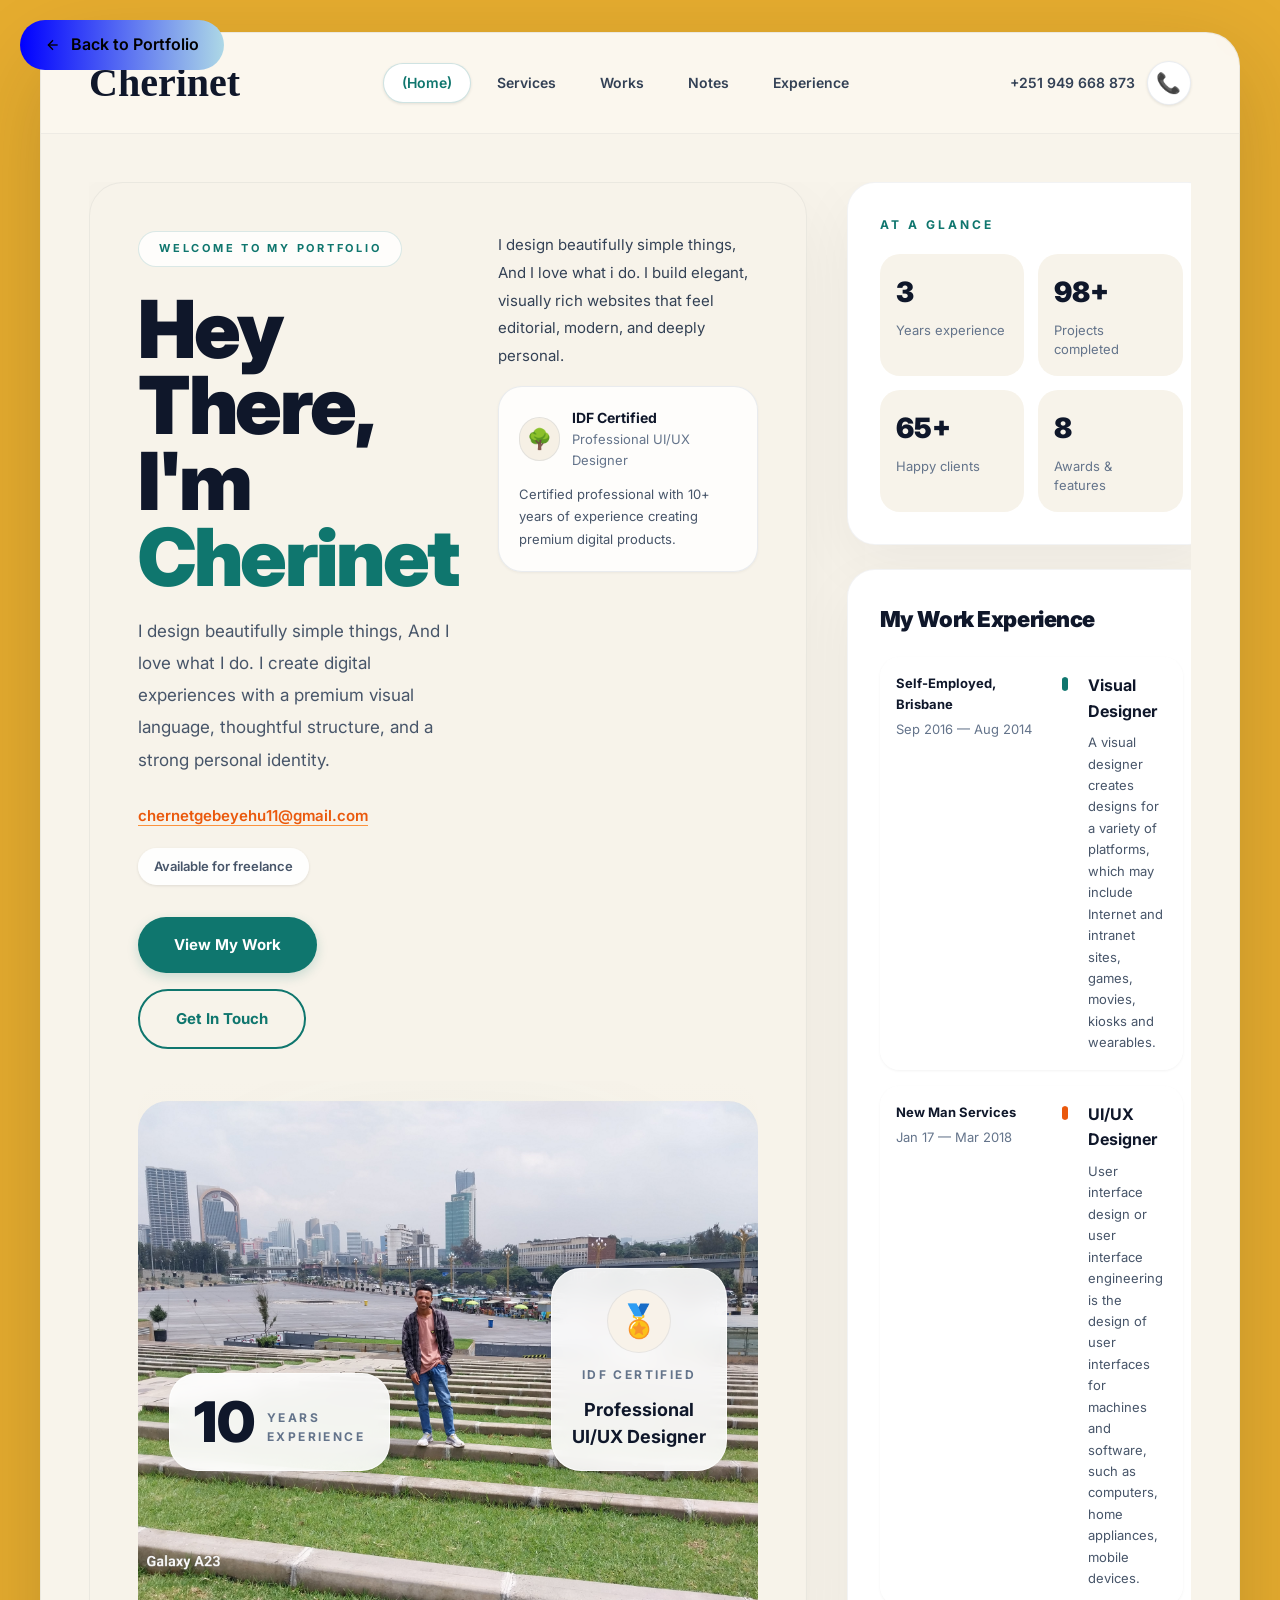
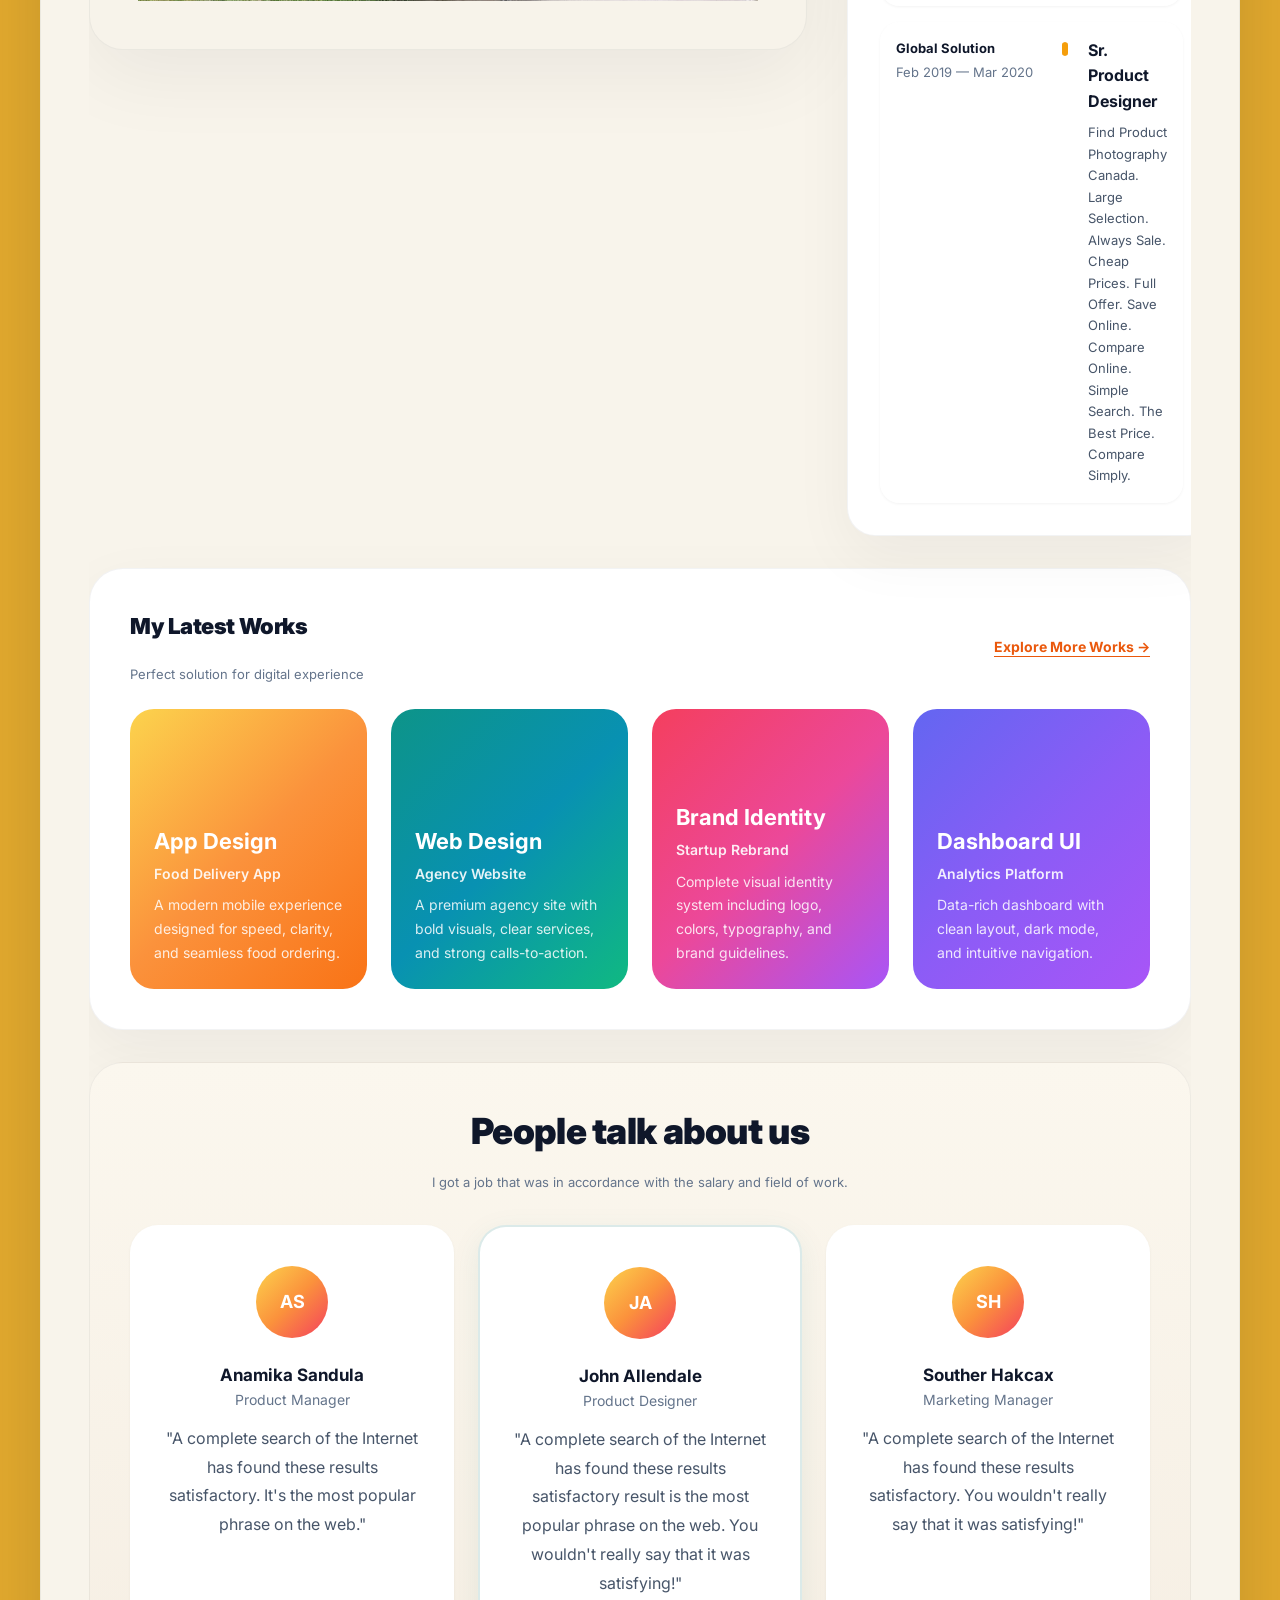
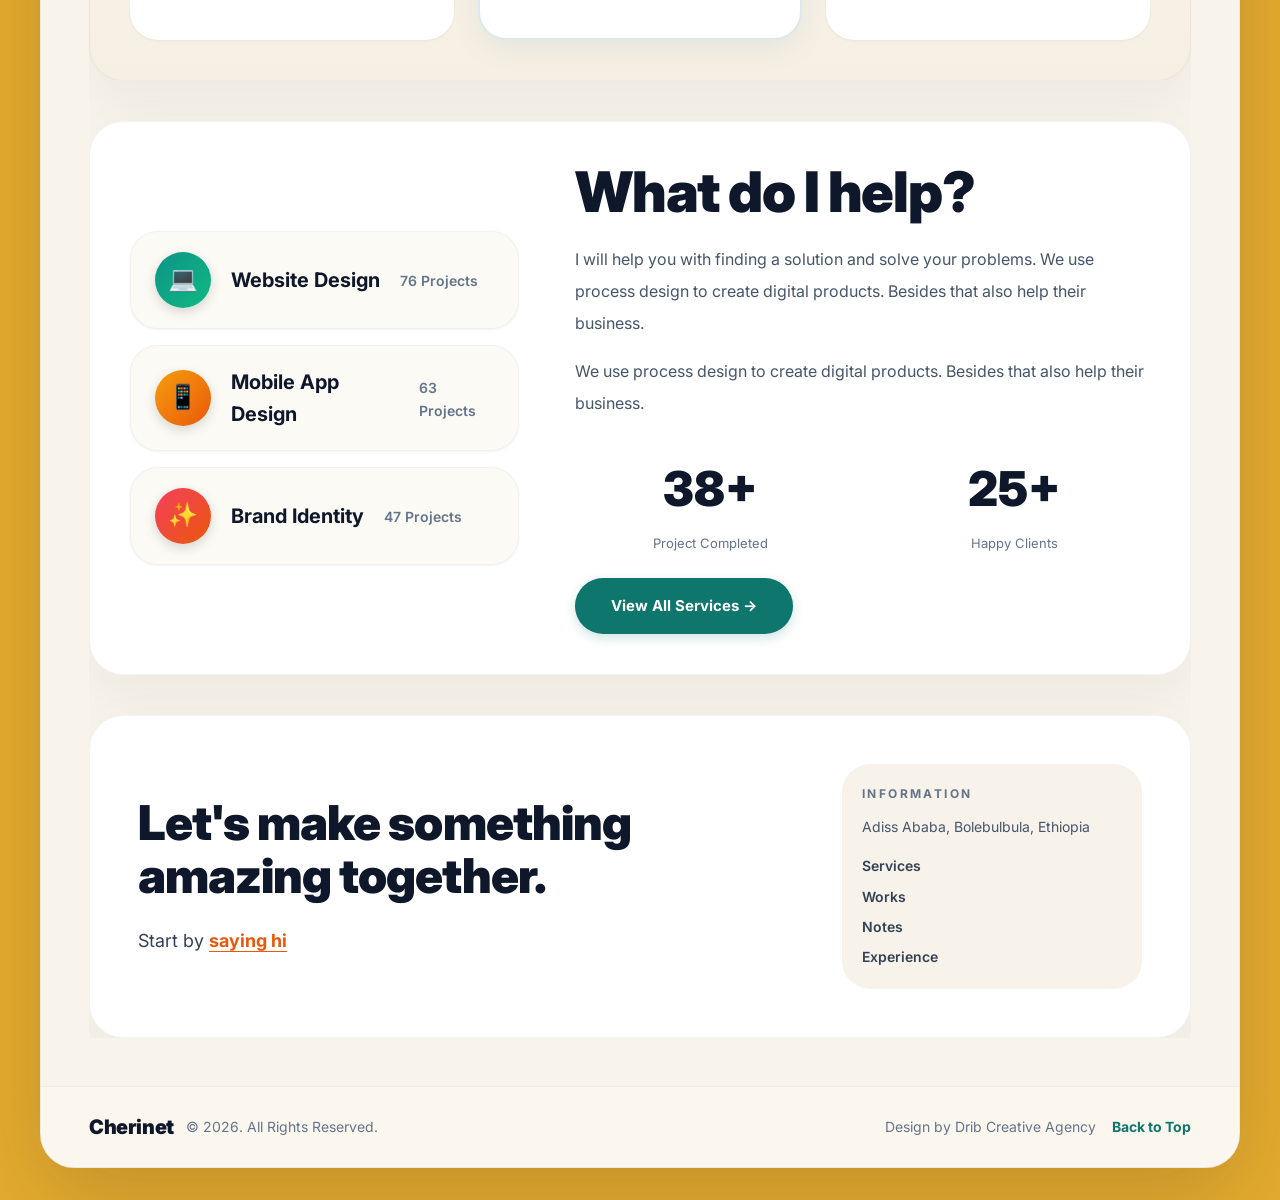
<file: Portfolio/Chere Portfolio/Cherinet.html>
<!DOCTYPE html>
<html lang="en">

<head>
    <meta charset="UTF-8">
    <meta name="viewport" content="width=device-width, initial-scale=1.0">
    <title>Cherinet - Creative Designer Portfolio</title>
    <link rel="stylesheet" href="Cherinet.css">
    <link href="https://fonts.googleapis.com/css2?family=Inter:wght@400;500;600;700;800;900&display=swap"
        rel="stylesheet">
</head>

<body>
    <div class="page-wrapper">
        <div class="main-container">
            <!-- Header -->
            <header class="header">
                <div class="header-content">
                    <a href="Cherinet.html" class="logo">Cherinet</a>
                    <nav class="nav-desktop">
                        <a href="Cherinet.html" class="nav-link active">(Home)</a>
                        <a href="services.html" class="nav-link">Services</a>
                        <a href="works.html" class="nav-link">Works</a>
                        <a href="notes.html" class="nav-link">Notes</a>
                        <a href="experience.html" class="nav-link">Experience</a>
                    </nav>
                    <div class="header-contact">
                        <span class="phone">+251 949 668 873</span>
                        <a href="experience.html" class="phone-icon">📞</a>
                    </div>
                    <button class="mobile-menu-btn" onclick="toggleMobileMenu()">☰</button>
                </div>
                <div class="mobile-menu" id="mobileMenu">
                    <a href="Cherinet.html" class="mobile-nav-link active">Home</a>
                    <a href="services.html" class="mobile-nav-link">Services</a>
                    <a href="works.html" class="mobile-nav-link">Works</a>
                    <a href="notes.html" class="mobile-nav-link">Notes</a>
                    <a href="experience.html" class="mobile-nav-link">Experience</a>
                </div>
            </header>

            <!-- Main Content -->
            <main>
                <!-- Hero Section -->
                <section class="hero-section">
                    <div class="hero-grid">
                        <div class="hero-left">
                            <div class="hero-card">
                                <div class="hero-content-grid">
                                    <div class="hero-text">
                                        <div class="eyebrow-badge">Welcome to my portfolio</div>
                                        <h1 class="hero-title">Hey There,<br>I'm <span class="highlight">Cherinet</span>
                                        </h1>
                                        <p class="hero-description">I design beautifully simple things, And I love what
                                            I do. I create digital experiences with a premium visual language,
                                            thoughtful structure, and a strong personal identity.</p>
                                        <div class="hero-contact">
                                            <a href="mailto:chernetgebeyehu11@gmail.com"
                                                class="email-link">chernetgebeyehu11@gmail.com</a>
                                            <span class="availability-badge">Available for freelance</span>
                                        </div>
                                        <div class="hero-buttons">
                                            <a href="works.html" class="btn-primary">View My Work</a>
                                            <a href="experience.html" class="btn-secondary">Get In Touch</a>
                                        </div>
                                    </div>
                                    <div class="hero-side">
                                        <p class="side-text">I design beautifully simple things, And I love what i do. I
                                            build elegant, visually rich websites that feel editorial, modern, and
                                            deeply personal.</p>
                                        <div class="badge-card">
                                            <div class="badge-header">
                                                <div class="badge-icon">🌳</div>
                                                <div>
                                                    <p class="badge-title">IDF Certified</p>
                                                    <p class="badge-subtitle">Professional UI/UX Designer</p>
                                                </div>
                                            </div>
                                            <p class="badge-text">Certified professional with 10+ years of experience
                                                creating premium digital products.</p>
                                        </div>
                                    </div>
                                </div>

                                <!-- Portrait Area -->
                                <div class="portrait-container">
                                    <div class="brush-effect"></div>
                                    <div class="experience-card">
                                        <span class="exp-number">10</span>
                                        <span class="exp-label">Years<br>Experience</span>
                                    </div>
                                    <div class="certification-card">
                                        <div class="cert-icon">🏅</div>
                                        <p class="cert-label">IDF Certified</p>
                                        <p class="cert-title">Professional<br>UI/UX Designer</p>
                                    </div>
                                    <div class="portrait-frame">
                                        <img src="images/my-picture-AA.jpg" alt="Cherinet portrait" class="portrait-img"
                                            onerror="this.src='https://images.unsplash.com/photo-1507003211169-0a1dd7228f2d?w=560&h=700&fit=crop'">
                                    </div>
                                </div>
                            </div>
                        </div>

                        <div class="hero-right">
                            <!-- Stats Card -->
                            <div class="right-card">
                                <div class="eyebrow">At a glance</div>
                                <div class="stats-grid">
                                    <div class="stat-item">
                                        <div class="stat-value">10</div>
                                        <div class="stat-label">Years experience</div>
                                    </div>
                                    <div class="stat-item">
                                        <div class="stat-value">285+</div>
                                        <div class="stat-label">Projects completed</div>
                                    </div>
                                    <div class="stat-item">
                                        <div class="stat-value">190+</div>
                                        <div class="stat-label">Happy clients</div>
                                    </div>
                                    <div class="stat-item">
                                        <div class="stat-value">24</div>
                                        <div class="stat-label">Awards & features</div>
                                    </div>
                                </div>
                            </div>

                            <!-- Experience Timeline -->
                            <div class="right-card">
                                <h2 class="card-title">My Work Experience</h2>
                                <div class="timeline">
                                    <div class="timeline-item">
                                        <div class="timeline-date">
                                            <p class="company">Self-Employed, Brisbane</p>
                                            <p class="period">Sep 2016 — Aug 2014</p>
                                        </div>
                                        <div class="timeline-dot teal"></div>
                                        <div class="timeline-content">
                                            <h3 class="role">Visual Designer</h3>
                                            <p class="description">A visual designer creates designs for a variety of
                                                platforms, which may include Internet and intranet sites, games, movies,
                                                kiosks and wearables.</p>
                                        </div>
                                    </div>
                                    <div class="timeline-item">
                                        <div class="timeline-date">
                                            <p class="company">New Man Services</p>
                                            <p class="period">Jan 17 — Mar 2018</p>
                                        </div>
                                        <div class="timeline-dot orange"></div>
                                        <div class="timeline-content">
                                            <h3 class="role">UI/UX Designer</h3>
                                            <p class="description">User interface design or user interface engineering
                                                is the design of user interfaces for machines and software, such as
                                                computers, home appliances, mobile devices.</p>
                                        </div>
                                    </div>
                                    <div class="timeline-item">
                                        <div class="timeline-date">
                                            <p class="company">Global Solution</p>
                                            <p class="period">Feb 2019 — Mar 2020</p>
                                        </div>
                                        <div class="timeline-dot amber"></div>
                                        <div class="timeline-content">
                                            <h3 class="role">Sr. Product Designer</h3>
                                            <p class="description">Find Product Photography Canada. Large Selection.
                                                Always Sale. Cheap Prices. Full Offer. Save Online. Compare Online.
                                                Simple Search. The Best Price. Compare Simply.</p>
                                        </div>
                                    </div>
                                </div>
                            </div>
                        </div>
                    </div>

                    <!-- FULL WIDTH SECTIONS (below the hero two-column grid) -->

                    <!-- Latest Works - Full Width -->
                    <div class="full-width-card">
                        <div class="card-header">
                            <div>
                                <h2 class="card-title">My Latest Works</h2>
                                <p class="card-subtitle">Perfect solution for digital experience</p>
                            </div>
                            <a href="works.html" class="explore-link">Explore More Works →</a>
                        </div>
                        <div class="works-full-grid">
                            <div class="work-card-full">
                                <div class="work-gradient amber"></div>
                                <div class="work-content">
                                    <h3 class="work-title">App Design</h3>
                                    <p class="work-category">Food Delivery App</p>
                                    <p class="work-description">A modern mobile experience designed for speed, clarity,
                                        and seamless food ordering.</p>
                                </div>
                            </div>
                            <div class="work-card-full">
                                <div class="work-gradient teal"></div>
                                <div class="work-content">
                                    <h3 class="work-title">Web Design</h3>
                                    <p class="work-category">Agency Website</p>
                                    <p class="work-description">A premium agency site with bold visuals, clear services,
                                        and strong calls-to-action.</p>
                                </div>
                            </div>
                            <div class="work-card-full">
                                <div class="work-gradient"
                                    style="background: linear-gradient(135deg, #f43f5e 0%, #ec4899 50%, #a855f7 100%);">
                                </div>
                                <div class="work-content">
                                    <h3 class="work-title">Brand Identity</h3>
                                    <p class="work-category">Startup Rebrand</p>
                                    <p class="work-description">Complete visual identity system including logo, colors,
                                        typography, and brand guidelines.</p>
                                </div>
                            </div>
                            <div class="work-card-full">
                                <div class="work-gradient"
                                    style="background: linear-gradient(135deg, #6366f1 0%, #8b5cf6 50%, #a855f7 100%);">
                                </div>
                                <div class="work-content">
                                    <h3 class="work-title">Dashboard UI</h3>
                                    <p class="work-category">Analytics Platform</p>
                                    <p class="work-description">Data-rich dashboard with clean layout, dark mode, and
                                        intuitive navigation.</p>
                                </div>
                            </div>
                        </div>
                    </div>

                    <!-- People Talk About Us - Full Width -->
                    <div class="full-width-card testimonials-full">
                        <h2 class="card-title">People talk about us</h2>
                        <p class="card-subtitle">I got a job that was in accordance with the salary and field of work.
                        </p>
                        <div class="testimonials-full-grid">
                            <div class="testimonial-full-card">
                                <div class="testimonial-avatar">AS</div>
                                <div class="testimonial-full-body">
                                    <h3 class="testimonial-name">Anamika Sandula</h3>
                                    <p class="testimonial-role">Product Manager</p>
                                    <p class="testimonial-quote">"A complete search of the Internet has found these
                                        results satisfactory. It's the most popular phrase on the web."</p>
                                </div>
                            </div>
                            <div class="testimonial-full-card featured">
                                <div class="testimonial-avatar">JA</div>
                                <div class="testimonial-full-body">
                                    <h3 class="testimonial-name">John Allendale</h3>
                                    <p class="testimonial-role">Product Designer</p>
                                    <p class="testimonial-quote">"A complete search of the Internet has found these
                                        results satisfactory result is the most popular phrase on the web. You wouldn't
                                        really say that it was satisfying!"</p>
                                </div>
                            </div>
                            <div class="testimonial-full-card">
                                <div class="testimonial-avatar">SH</div>
                                <div class="testimonial-full-body">
                                    <h3 class="testimonial-name">Souther Hakcax</h3>
                                    <p class="testimonial-role">Marketing Manager</p>
                                    <p class="testimonial-quote">"A complete search of the Internet has found these
                                        results satisfactory. You wouldn't really say that it was satisfying!"</p>
                                </div>
                            </div>
                        </div>
                    </div>

                    <!-- Quick Services Preview -->
                    <div class="services-section">
                        <div class="services-grid">
                            <div class="services-list">
                                <div class="service-item">
                                    <div class="service-icon teal-gradient">💻</div>
                                    <h3 class="service-title">Website Design</h3>
                                    <p class="service-count">76 Projects</p>
                                </div>
                                <div class="service-item">
                                    <div class="service-icon amber-gradient">📱</div>
                                    <h3 class="service-title">Mobile App Design</h3>
                                    <p class="service-count">63 Projects</p>
                                </div>
                                <div class="service-item">
                                    <div class="service-icon rose-gradient">✨</div>
                                    <h3 class="service-title">Brand Identity</h3>
                                    <p class="service-count">47 Projects</p>
                                </div>
                            </div>
                            <div class="services-content">
                                <h2 class="services-title">What do I help?</h2>
                                <div class="services-text">
                                    <p>I will help you with finding a solution and solve your problems. We use process
                                        design to create digital products. Besides that also help their business.</p>
                                    <p>We use process design to create digital products. Besides that also help their
                                        business.</p>
                                </div>
                                <div class="services-stats">
                                    <div class="services-stat">
                                        <div class="stat-big">285+</div>
                                        <div class="stat-label">Project Completed</div>
                                    </div>
                                    <div class="services-stat">
                                        <div class="stat-big">190+</div>
                                        <div class="stat-label">Happy Clients</div>
                                    </div>
                                </div>
                                <a href="services.html" class="btn-primary"
                                    style="margin-top: 1.5rem; display: inline-block;">View All Services →</a>
                            </div>
                        </div>
                    </div>

                    <!-- CTA Section -->
                    <div class="home-cta">
                        <div class="home-cta-grid">
                            <div class="home-cta-left">
                                <h2 class="cta-title">Let's make something amazing together.</h2>
                                <p class="cta-text">Start by <a href="experience.html" class="cta-link">saying hi</a>
                                </p>
                            </div>
                            <div class="cta-info">
                                <div>
                                    <p class="info-label">Information</p>
                                    <p class="info-text">Adiss Ababa, Bolebulbula, Ethiopia</p>
                                </div>
                                <div class="info-links">
                                    <a href="services.html">Services</a>
                                    <a href="works.html">Works</a>
                                    <a href="notes.html">Notes</a>
                                    <a href="experience.html">Experience</a>
                                </div>
                            </div>
                        </div>
                    </div>
                </section>
            </main>

            <!-- Footer -->
            <footer class="footer">
                <div class="footer-content">
                    <div class="footer-left">
                        <span class="footer-logo">Cherinet</span>
                        <span>© 2026. All Rights Reserved.</span>
                    </div>
                    <div class="footer-right">
                        <span>Design by Drib Creative Agency</span>
                        <a href="Cherinet.html" class="footer-link">Back to Top</a>
                    </div>
                </div>
            </footer>
        </div>
    </div>
    <a href="../Portfolio-For-Scholar/index.html" class="back-btn">
    <svg width="16" height="16" viewBox="0 0 24 24" fill="none" stroke="currentColor" stroke-width="2">
      <line x1="19" y1="12" x2="5" y2="12" />
      <polyline points="12 19 5 12 12 5" />
    </svg>
    Back to Portfolio
  </a>

    <script src="Cherinet.js"></script>
</body>

</html>
</file>
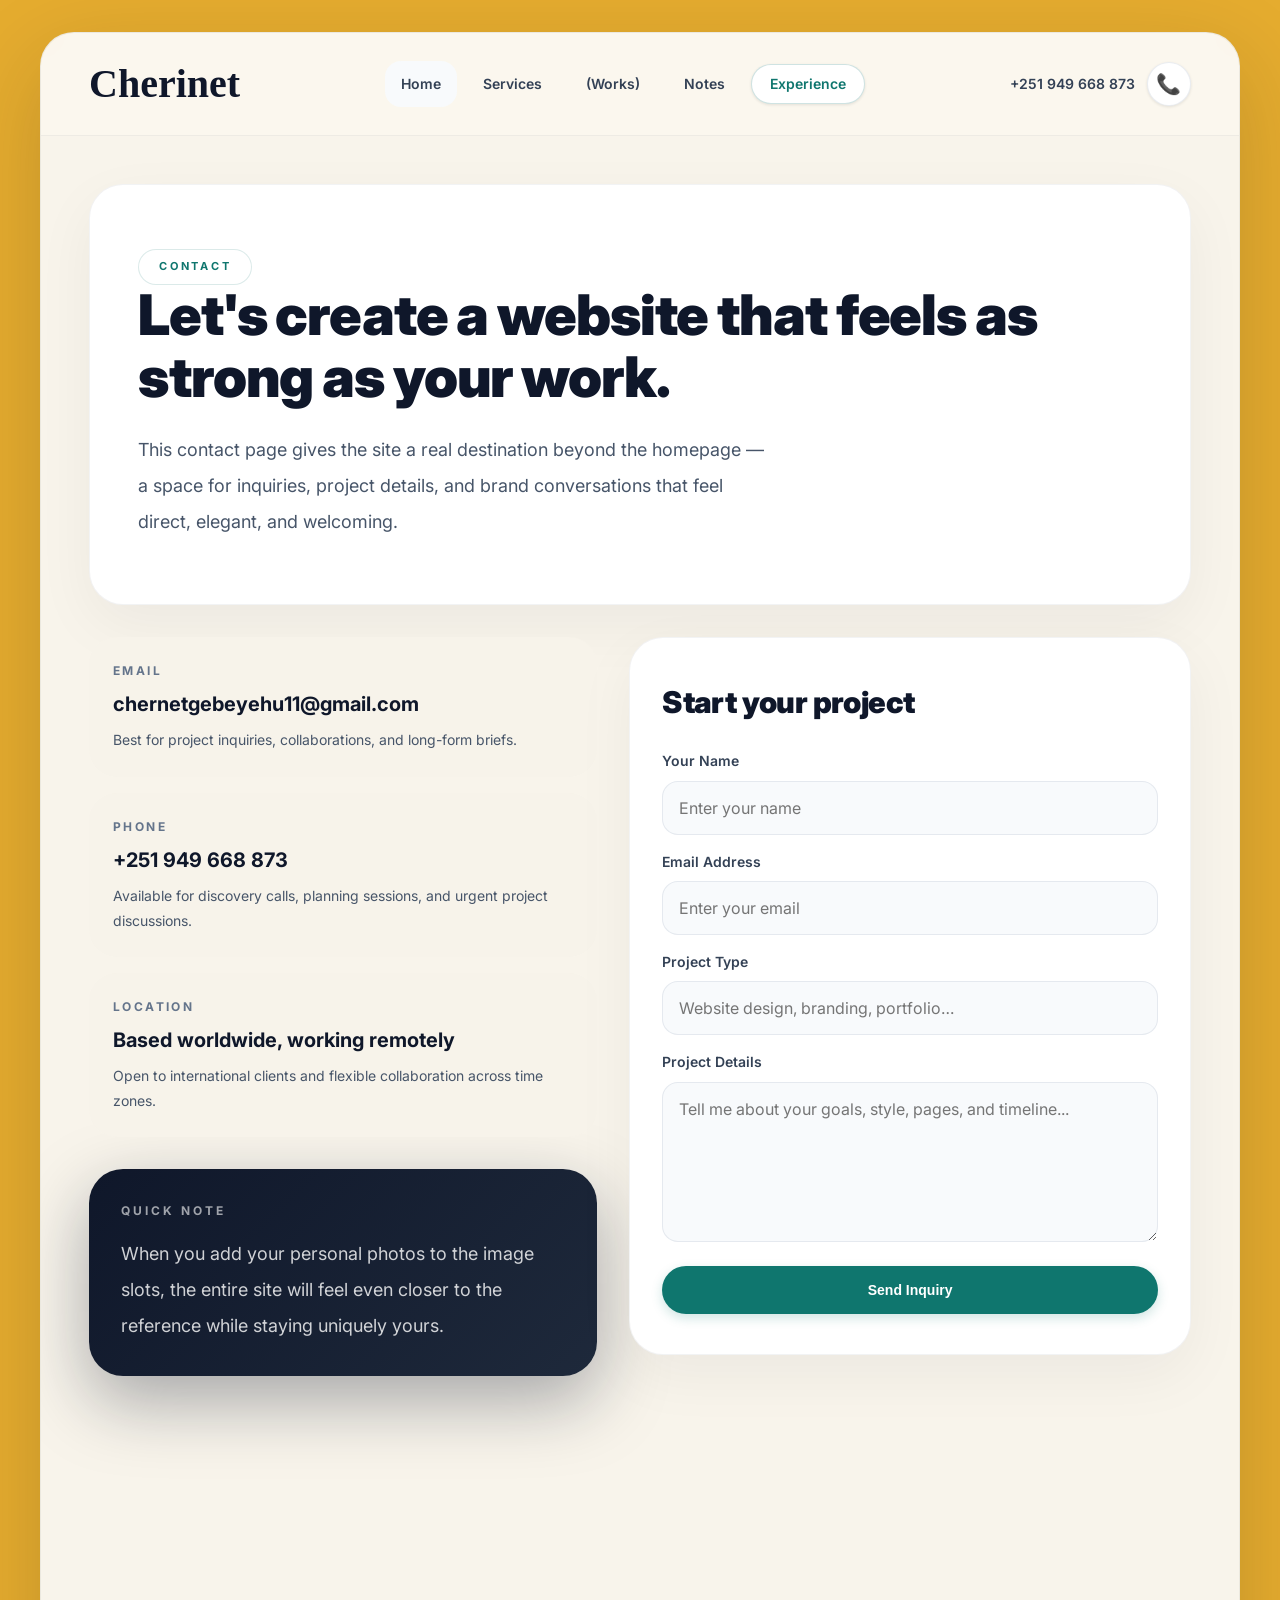
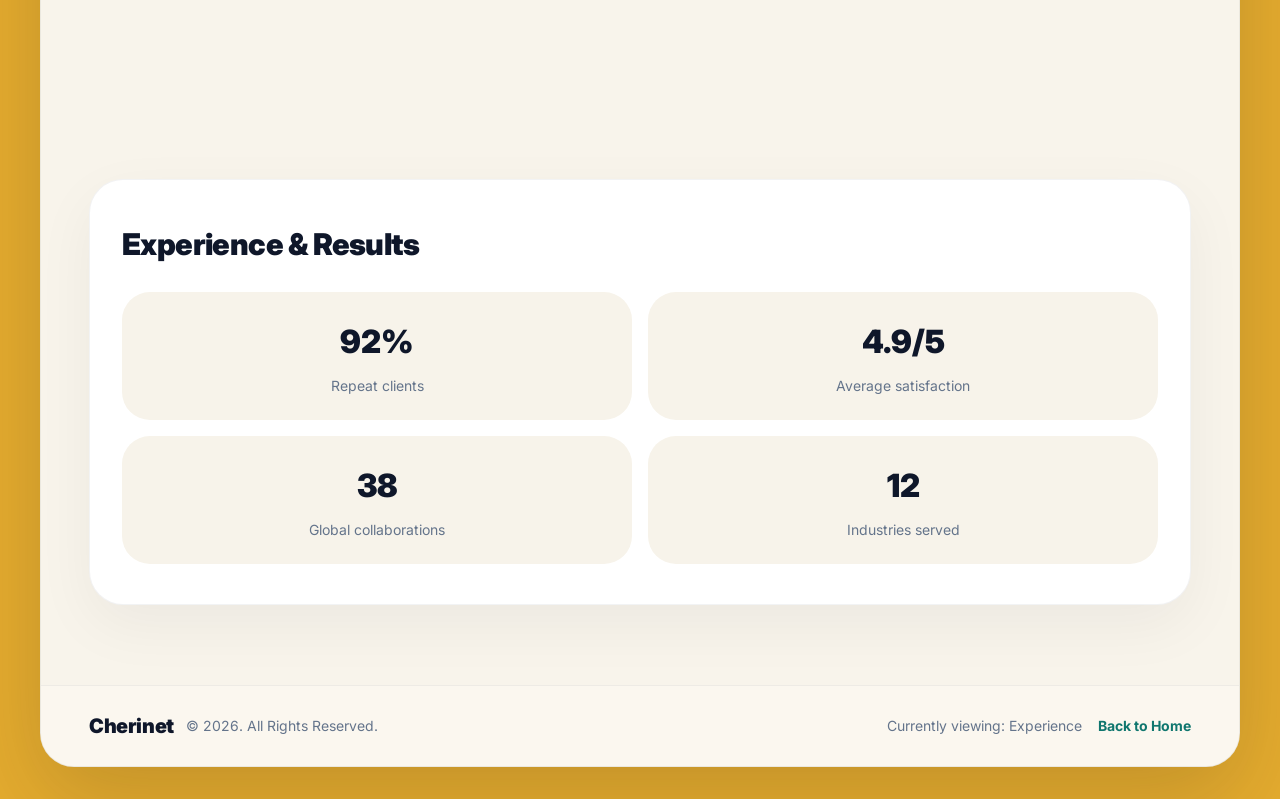
<file: Portfolio/Chere Portfolio/experience.html>
<!DOCTYPE html>
<html lang="en">

<head>
    <meta charset="UTF-8">
    <meta name="viewport" content="width=device-width, initial-scale=1.0">
    <title>Experience & Contact - Cherinet Portfolio</title>
    <link rel="stylesheet" href="Cherinet.css">
    <link
        href="https://fonts.googleapis.com/css2?family=Inter:wght@400;500;600;700;800;900&family=Brush+Script+MT&display=swap"
        rel="stylesheet">
    <style>
        .contact-hero {
            background: var(--white);
            border-radius: 34px;
            border: 1px solid rgba(15, 23, 42, 0.05);
            box-shadow: 0 20px 60px rgba(15, 23, 42, 0.05);
            padding: 3rem 2rem;
            margin-bottom: 2rem;
        }

        @media (min-width: 640px) {
            .contact-hero {
                padding: 4rem 3rem;
            }
        }

        .contact-hero-title {
            font-size: 2.5rem;
            font-weight: 900;
            line-height: 1.1;
            letter-spacing: -0.02em;
            color: var(--slate-900);
        }

        @media (min-width: 640px) {
            .contact-hero-title {
                font-size: 3rem;
            }
        }

        @media (min-width: 1024px) {
            .contact-hero-title {
                font-size: 3.5rem;
            }
        }

        .contact-hero-text {
            font-size: 1rem;
            line-height: 2;
            color: var(--slate-600);
            max-width: 40rem;
            margin-top: 1.5rem;
        }

        @media (min-width: 640px) {
            .contact-hero-text {
                font-size: 1.125rem;
            }
        }

        .contact-grid {
            display: grid;
            gap: 2rem;
            margin-bottom: 2rem;
        }

        @media (min-width: 1024px) {
            .contact-grid {
                grid-template-columns: 0.95fr 1.05fr;
                align-items: start;
            }
        }

        .contact-cards {
            display: grid;
            gap: 1rem;
        }

        .contact-info-card {
            padding: 1.5rem;
            border-radius: 1.75rem;
            background: #f7f3ea;
        }

        .contact-label {
            font-size: 0.75rem;
            font-weight: 700;
            text-transform: uppercase;
            letter-spacing: 0.2em;
            color: var(--slate-500);
            margin-bottom: 0.5rem;
        }

        .contact-value {
            font-size: 1.25rem;
            font-weight: 700;
            color: var(--slate-900);
            margin-bottom: 0.5rem;
        }

        .contact-description {
            font-size: 0.875rem;
            line-height: 1.75;
            color: var(--slate-600);
        }

        .quick-note {
            background: linear-gradient(135deg, #0f172a 0%, #1e293b 100%);
            border-radius: 34px;
            padding: 2rem 1.5rem;
            color: var(--white);
            box-shadow: 0 25px 70px rgba(15, 23, 42, 0.35);
        }

        @media (min-width: 640px) {
            .quick-note {
                padding: 2rem 2rem;
            }
        }

        .quick-note-label {
            font-size: 0.75rem;
            font-weight: 700;
            text-transform: uppercase;
            letter-spacing: 0.25em;
            color: rgba(255, 255, 255, 0.6);
        }

        .quick-note-text {
            margin-top: 1rem;
            font-size: 1.125rem;
            line-height: 2;
            color: rgba(255, 255, 255, 0.8);
        }

        .form-section {
            background: var(--white);
            border-radius: 34px;
            border: 1px solid rgba(15, 23, 42, 0.05);
            box-shadow: 0 20px 60px rgba(15, 23, 42, 0.05);
            padding: 2rem 1.5rem;
        }

        @media (min-width: 640px) {
            .form-section {
                padding: 2.5rem 2rem;
            }
        }

        .form-title {
            font-size: 1.875rem;
            font-weight: 900;
            letter-spacing: -0.02em;
            color: var(--slate-900);
            margin-bottom: 1.5rem;
        }

        .contact-form {
            display: grid;
            gap: 1rem;
        }

        .form-group {
            display: flex;
            flex-direction: column;
            gap: 0.5rem;
        }

        .form-label {
            font-size: 0.875rem;
            font-weight: 600;
            color: var(--slate-700);
        }

        .form-input,
        .form-textarea {
            padding: 1rem;
            border-radius: 1rem;
            border: 1px solid rgba(148, 163, 184, 0.2);
            background: #f8fafc;
            font-size: 1rem;
            color: var(--slate-900);
            transition: all 0.2s;
            font-family: inherit;
        }

        .form-input:focus,
        .form-textarea:focus {
            outline: none;
            border-color: var(--teal);
            background: var(--white);
            box-shadow: 0 0 0 3px rgba(15, 118, 110, 0.1);
        }

        .form-textarea {
            min-height: 160px;
            resize: vertical;
        }

        .submit-btn {
            margin-top: 0.5rem;
            padding: 1rem 2rem;
            border-radius: 9999px;
            background: var(--teal);
            color: var(--white);
            font-size: 0.875rem;
            font-weight: 700;
            border: none;
            cursor: pointer;
            transition: all 0.2s;
            box-shadow: 0 4px 12px rgba(15, 118, 110, 0.2);
        }

        .submit-btn:hover {
            background: #0d9488;
            transform: translateY(-2px);
            box-shadow: 0 6px 16px rgba(15, 118, 110, 0.25);
        }

        .experience-section {
            background: var(--white);
            border-radius: 34px;
            border: 1px solid rgba(15, 23, 42, 0.05);
            box-shadow: 0 20px 60px rgba(15, 23, 42, 0.05);
            padding: 2rem 1.5rem;
            margin-bottom: 2rem;
        }

        @media (min-width: 640px) {
            .experience-section {
                padding: 2.5rem 2rem;
            }
        }

        .experience-title {
            font-size: 1.875rem;
            font-weight: 900;
            letter-spacing: -0.02em;
            color: var(--slate-900);
            margin-bottom: 1.5rem;
        }

        .stats-display {
            display: grid;
            grid-template-columns: repeat(2, 1fr);
            gap: 1rem;
        }

        .stat-box {
            padding: 1.5rem;
            border-radius: 1.75rem;
            background: #f7f3ea;
            text-align: center;
        }

        .stat-box-value {
            font-size: 2rem;
            font-weight: 900;
            color: var(--slate-900);
        }

        .stat-box-label {
            margin-top: 0.5rem;
            font-size: 0.875rem;
            line-height: 1.5;
            color: var(--slate-500);
        }

        .photo-showcase {
            border-radius: 1.75rem;
            overflow: hidden;
            height: 360px;
        }

        .photo-showcase img {
            width: 100%;
            height: 100%;
            object-fit: cover;
        }
    </style>
</head>

<body>
    <div class="page-wrapper">
        <div class="main-container">
            <!-- Header -->
            <header class="header">
                <div class="header-content">
                    <a href="Cherinet.html" class="logo">Cherinet</a>
                    <nav class="nav-desktop">
                        <a href="Cherinet.html" class="mobile-nav-link">Home</a>
                        <a href="services.html" class="nav-link">Services</a>
                        <a href="works.html" class="nav-link active">(Works)</a>
                        <a href="notes.html" class="nav-link">Notes</a>
                        <a href="experience.html" class="nav-link">Experience</a>
                    </nav>
                    <div class="header-contact">
                        <span class="phone">+251 949 668 873</span>
                        <a href="experience.html" class="phone-icon">📞</a>
                    </div>
                    <button class="mobile-menu-btn" onclick="toggleMobileMenu()">☰</button>
                </div>
                <div class="mobile-menu" id="mobileMenu">
                    <a href="Cherinet.html" class="mobile-nav-link">Home</a>
                    <a href="services.html" class="mobile-nav-link">Services</a>
                    <a href="works.html" class="mobile-nav-link active">Works</a>
                    <a href="notes.html" class="mobile-nav-link">Notes</a>
                    <a href="experience.html" class="mobile-nav-link">Experience</a>
                </div>
            </header>

            <!-- Main Content -->
            <main>
                <!-- Contact Hero -->
                <section class="contact-hero">
                    <div class="eyebrow-badge">Contact</div>
                    <h1 class="contact-hero-title">Let's create a website that feels as strong as your work.</h1>
                    <p class="contact-hero-text">This contact page gives the site a real destination beyond the homepage
                        — a space for inquiries, project details, and brand conversations that feel direct, elegant, and
                        welcoming.</p>
                </section>

                <div class="contact-grid">
                    <!-- Left Column -->
                    <div>
                        <div class="contact-cards">
                            <div class="contact-info-card">
                                <p class="contact-label">Email</p>
                                <p class="contact-value">chernetgebeyehu11@gmail.com</p>
                                <p class="contact-description">Best for project inquiries, collaborations, and long-form
                                    briefs.</p>
                            </div>

                            <div class="contact-info-card">
                                <p class="contact-label">Phone</p>
                                <p class="contact-value">+251 949 668 873</p>
                                <p class="contact-description">Available for discovery calls, planning sessions, and
                                    urgent project discussions.</p>
                            </div>

                            <div class="contact-info-card">
                                <p class="contact-label">Location</p>
                                <p class="contact-value">Based worldwide, working remotely</p>
                                <p class="contact-description">Open to international clients and flexible collaboration
                                    across time zones.</p>
                            </div>
                        </div>

                        <div class="quick-note" style="margin-top: 2rem;">
                            <p class="quick-note-label">Quick note</p>
                            <p class="quick-note-text">When you add your personal photos to the image slots, the entire
                                site will feel even closer to the reference while staying uniquely yours.</p>
                        </div>
                    </div>

                    <!-- Right Column - Form -->
                    <div>
                        <div class="form-section">
                            <h2 class="form-title">Start your project</h2>
                            <form class="contact-form" onsubmit="handleSubmit(event)">
                                <div class="form-group">
                                    <label class="form-label" for="name">Your Name</label>
                                    <input type="text" id="name" class="form-input" placeholder="Enter your name"
                                        required>
                                </div>

                                <div class="form-group">
                                    <label class="form-label" for="email">Email Address</label>
                                    <input type="email" id="email" class="form-input" placeholder="Enter your email"
                                        required>
                                </div>

                                <div class="form-group">
                                    <label class="form-label" for="project">Project Type</label>
                                    <input type="text" id="project" class="form-input"
                                        placeholder="Website design, branding, portfolio…" required>
                                </div>

                                <div class="form-group">
                                    <label class="form-label" for="message">Project Details</label>
                                    <textarea id="message" class="form-textarea"
                                        placeholder="Tell me about your goals, style, pages, and timeline..."
                                        required></textarea>
                                </div>

                                <button type="submit" class="submit-btn">Send Inquiry</button>
                            </form>
                        </div>

                        <div class="photo-showcase" style="margin-top: 2rem;">
                            <img src="images/my-picture-selfi.jpg" alt="Portrait"
                                onerror="this.src='https://images.unsplash.com/photo-1519085360753-af0119f7cbe7?w=600&h=500&fit=crop'">
                        </div>
                    </div>
                </div>

                <!-- Experience Section -->
                <section class="experience-section">
                    <h2 class="experience-title">Experience & Results</h2>
                    <div class="stats-display">
                        <div class="stat-box">
                            <div class="stat-box-value">92%</div>
                            <div class="stat-box-label">Repeat clients</div>
                        </div>
                        <div class="stat-box">
                            <div class="stat-box-value">4.9/5</div>
                            <div class="stat-box-label">Average satisfaction</div>
                        </div>
                        <div class="stat-box">
                            <div class="stat-box-value">38</div>
                            <div class="stat-box-label">Global collaborations</div>
                        </div>
                        <div class="stat-box">
                            <div class="stat-box-value">12</div>
                            <div class="stat-box-label">Industries served</div>
                        </div>
                    </div>
                </section>
            </main>

            <!-- Footer -->
            <footer class="footer">
                <div class="footer-content">
                    <div class="footer-left">
                        <span class="footer-logo">Cherinet</span>
                        <span>© 2026. All Rights Reserved.</span>
                    </div>
                    <div class="footer-right">
                        <span>Currently viewing: Experience</span>
                        <a href="experience.html" class="footer-link">Back to Home</a>
                    </div>
                </div>
            </footer>
        </div>
    </div>

    <script src="Cherinet.js"></script>
    <script>
        function handleSubmit(event) {
            event.preventDefault();
            const name = document.getElementById('name').value;
            const email = document.getElementById('email').value;
            const project = document.getElementById('project').value;
            const message = document.getElementById('message').value;

            // Here you would normally send this to a server
            console.log('Form submitted:', { name, email, project, message });

            alert(`Thank you ${name}! Your inquiry has been received. This is a demo form - in a real website, this would send an email.`);

            // Reset form
            event.target.reset();
        }
    </script>
</body>

</html>
</file>
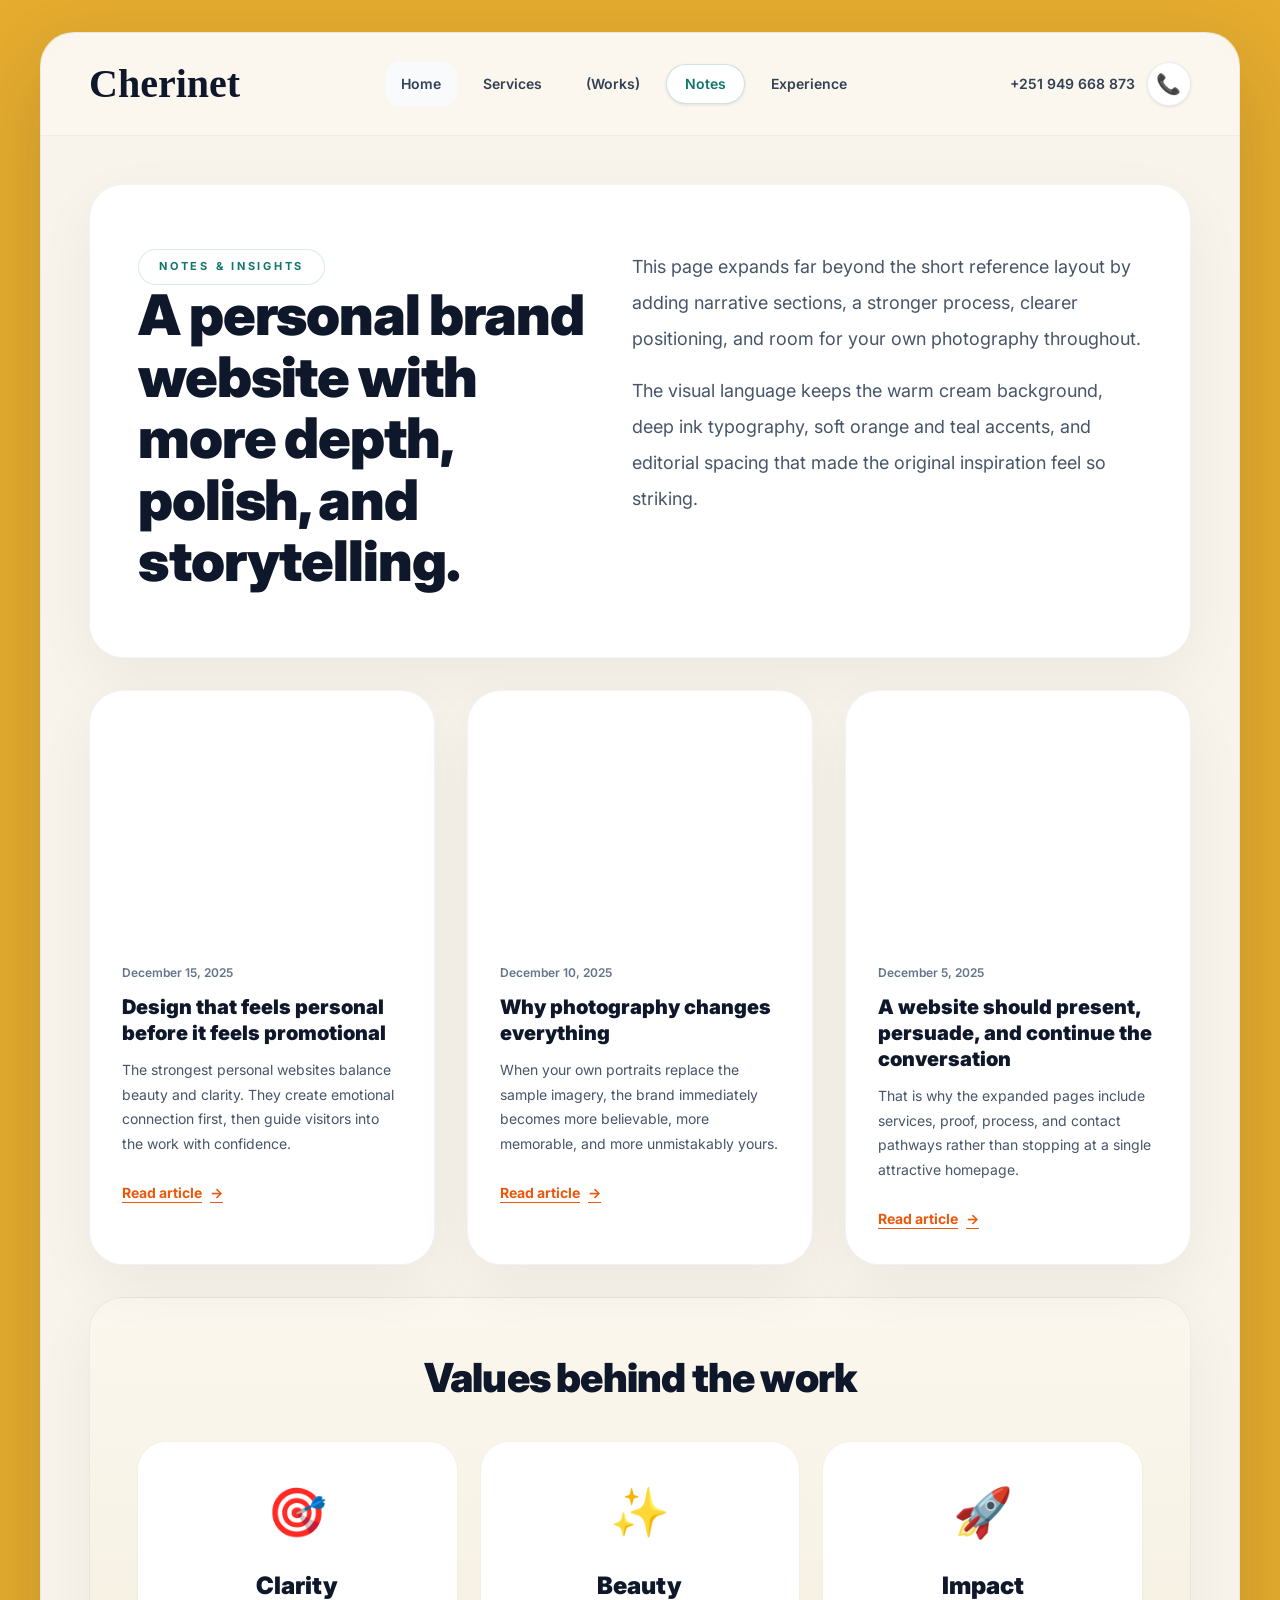
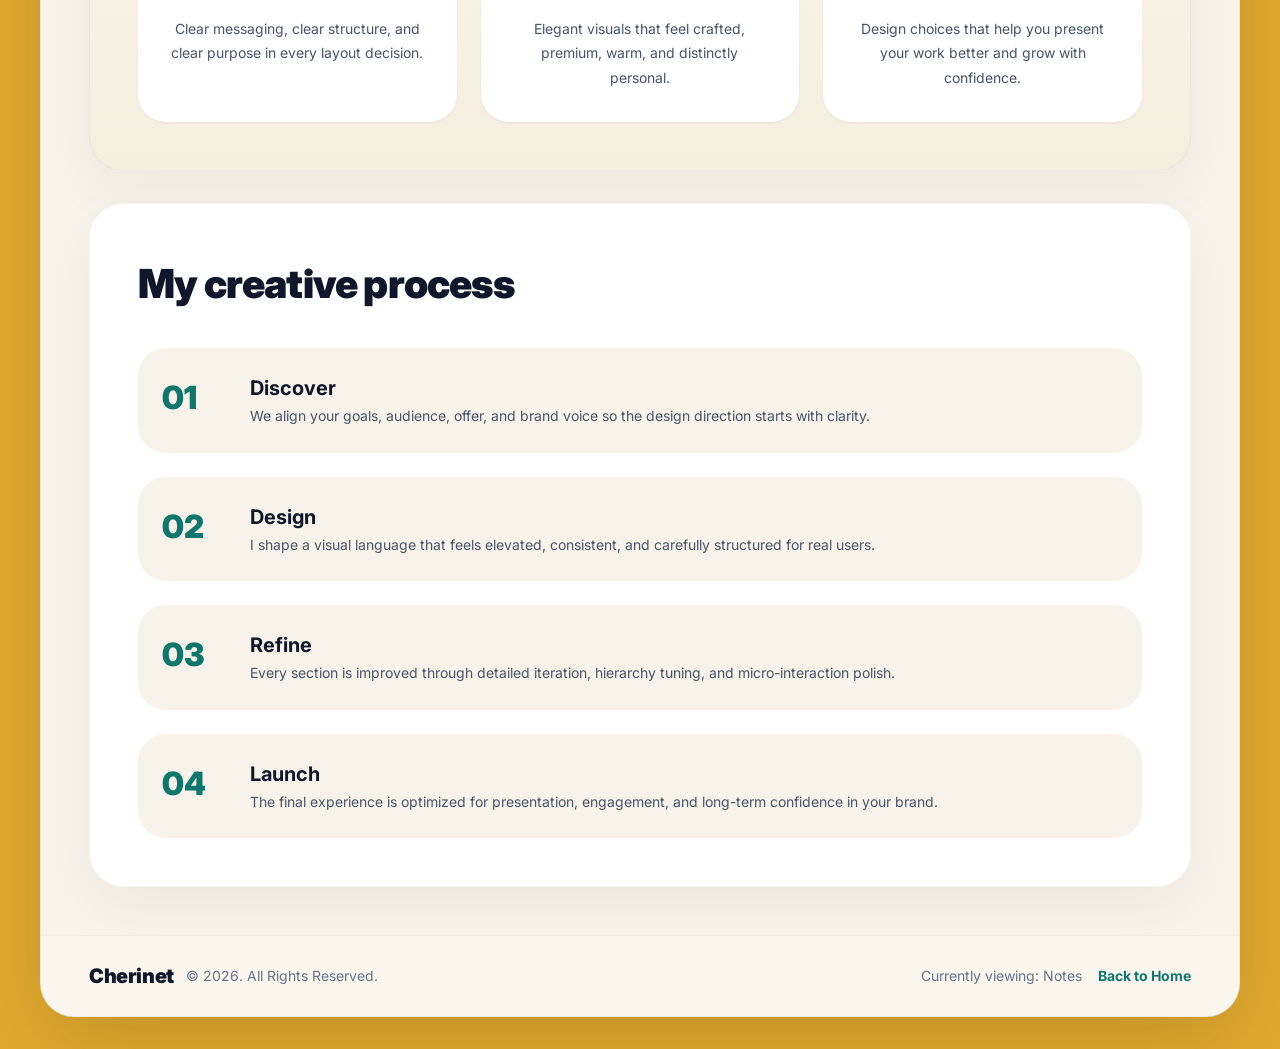
<file: Portfolio/Chere Portfolio/notes.html>
<!DOCTYPE html>
<html lang="en">

<head>
    <meta charset="UTF-8">
    <meta name="viewport" content="width=device-width, initial-scale=1.0">
    <title>Notes - Cherinet Portfolio</title>
    <link rel="stylesheet" href="Cherinet.css">
    <link
        href="https://fonts.googleapis.com/css2?family=Inter:wght@400;500;600;700;800;900&family=Brush+Script+MT&display=swap"
        rel="stylesheet">
    <style>
        .notes-hero {
            background: var(--white);
            border-radius: 34px;
            border: 1px solid rgba(15, 23, 42, 0.05);
            box-shadow: 0 20px 60px rgba(15, 23, 42, 0.05);
            padding: 3rem 2rem;
            margin-bottom: 2rem;
        }

        @media (min-width: 640px) {
            .notes-hero {
                padding: 4rem 3rem;
            }
        }

        .notes-hero-grid {
            display: grid;
            gap: 2rem;
            align-items: start;
        }

        @media (min-width: 1024px) {
            .notes-hero-grid {
                grid-template-columns: 0.95fr 1.05fr;
            }
        }

        .notes-hero-title {
            font-size: 2.5rem;
            font-weight: 900;
            line-height: 1.1;
            letter-spacing: -0.02em;
            color: var(--slate-900);
        }

        @media (min-width: 640px) {
            .notes-hero-title {
                font-size: 3rem;
            }
        }

        @media (min-width: 1024px) {
            .notes-hero-title {
                font-size: 3.5rem;
            }
        }

        .notes-hero-text {
            font-size: 1rem;
            line-height: 2;
            color: var(--slate-600);
        }

        @media (min-width: 640px) {
            .notes-hero-text {
                font-size: 1.125rem;
            }
        }

        .articles-grid {
            display: grid;
            gap: 2rem;
            margin-bottom: 2rem;
        }

        @media (min-width: 1024px) {
            .articles-grid {
                grid-template-columns: repeat(3, 1fr);
            }
        }

        .article-card {
            background: var(--white);
            border-radius: 34px;
            border: 1px solid rgba(15, 23, 42, 0.05);
            box-shadow: 0 20px 60px rgba(15, 23, 42, 0.05);
            overflow: hidden;
            transition: transform 0.3s, box-shadow 0.3s;
        }

        .article-card:hover {
            transform: translateY(-8px);
            box-shadow: 0 30px 80px rgba(15, 23, 42, 0.1);
        }

        .article-image {
            height: 240px;
            width: 100%;
            object-fit: cover;
        }

        .article-content {
            padding: 2rem;
        }

        .article-date {
            font-size: 0.75rem;
            font-weight: 600;
            color: var(--slate-500);
            margin-bottom: 0.75rem;
        }

        .article-title {
            font-size: 1.25rem;
            font-weight: 900;
            color: var(--slate-900);
            margin-bottom: 0.75rem;
            line-height: 1.3;
        }

        .article-excerpt {
            font-size: 0.875rem;
            line-height: 1.75;
            color: var(--slate-600);
            margin-bottom: 1.5rem;
        }

        .article-cta {
            display: inline-flex;
            align-items: center;
            gap: 0.5rem;
            font-size: 0.875rem;
            font-weight: 700;
            color: var(--orange);
            text-decoration: underline;
            text-underline-offset: 4px;
        }

        .article-cta span {
            transition: transform 0.2s;
        }

        .article-card:hover .article-cta span {
            transform: translateX(4px);
        }

        .values-section {
            background: linear-gradient(180deg, #fbf7ee 0%, #f4efdf 100%);
            border-radius: 34px;
            border: 1px solid rgba(15, 23, 42, 0.05);
            box-shadow: 0 20px 60px rgba(15, 23, 42, 0.05);
            padding: 3rem 2rem;
            margin-bottom: 2rem;
        }

        @media (min-width: 640px) {
            .values-section {
                padding: 3rem 3rem;
            }
        }

        .values-grid {
            display: grid;
            gap: 1.5rem;
            margin-top: 2rem;
        }

        @media (min-width: 768px) {
            .values-grid {
                grid-template-columns: repeat(3, 1fr);
            }
        }

        .value-card {
            background: var(--white);
            padding: 2rem;
            border-radius: 1.75rem;
            box-shadow: 0 1px 3px rgba(0, 0, 0, 0.05);
            text-align: center;
        }

        .value-icon {
            font-size: 3rem;
            margin-bottom: 1rem;
        }

        .value-title {
            font-size: 1.5rem;
            font-weight: 900;
            color: var(--slate-900);
            margin-bottom: 0.75rem;
        }

        .value-text {
            font-size: 0.875rem;
            line-height: 1.75;
            color: var(--slate-600);
        }

        .process-section {
            background: var(--white);
            border-radius: 34px;
            border: 1px solid rgba(15, 23, 42, 0.05);
            box-shadow: 0 20px 60px rgba(15, 23, 42, 0.05);
            padding: 3rem 2rem;
        }

        @media (min-width: 640px) {
            .process-section {
                padding: 3rem 3rem;
            }
        }

        .process-steps {
            display: grid;
            gap: 1.5rem;
            margin-top: 2rem;
        }

        .process-step {
            display: grid;
            gap: 1rem;
            padding: 1.5rem;
            border-radius: 1.75rem;
            background: #f7f3ea;
        }

        @media (min-width: 768px) {
            .process-step {
                grid-template-columns: 72px 1fr;
                align-items: start;
            }
        }

        .step-number {
            font-size: 2rem;
            font-weight: 900;
            color: var(--teal);
        }

        .step-title {
            font-size: 1.25rem;
            font-weight: 700;
            color: var(--slate-900);
        }

        .step-text {
            font-size: 0.875rem;
            line-height: 1.75;
            color: var(--slate-600);
        }
    </style>
</head>

<body>
    <div class="page-wrapper">
        <div class="main-container">
            <!-- Header -->
            <header class="header">
                <div class="header-content">
                    <a href="Cherinet.html" class="logo">Cherinet</a>
                    <nav class="nav-desktop">
                        <a href="Cherinet.html" class="mobile-nav-link">Home</a>
                        <a href="services.html" class="nav-link">Services</a>
                        <a href="works.html" class="nav-link active">(Works)</a>
                        <a href="notes.html" class="nav-link">Notes</a>
                        <a href="experience.html" class="nav-link">Experience</a>
                    </nav>
                    <div class="header-contact">
                        <span class="phone">+251 949 668 873</span>
                        <a href="experience.html" class="phone-icon">📞</a>
                    </div>
                    <button class="mobile-menu-btn" onclick="toggleMobileMenu()">☰</button>
                </div>
                <div class="mobile-menu" id="mobileMenu">
                    <a href="Cherinet.html" class="mobile-nav-link">Home</a>
                    <a href="services.html" class="mobile-nav-link">Services</a>
                    <a href="works.html" class="mobile-nav-link active">Works</a>
                    <a href="notes.html" class="mobile-nav-link">Notes</a>
                    <a href="experience.html" class="mobile-nav-link">Experience</a>
                </div>
            </header>

            <!-- Main Content -->
            <main>
                <!-- Notes Hero -->
                <section class="notes-hero">
                    <div class="notes-hero-grid">
                        <div>
                            <div class="eyebrow-badge">Notes & Insights</div>
                            <h1 class="notes-hero-title">A personal brand website with more depth, polish, and
                                storytelling.</h1>
                        </div>
                        <div class="notes-hero-text">
                            <p>This page expands far beyond the short reference layout by adding narrative sections, a
                                stronger process, clearer positioning, and room for your own photography throughout.</p>
                            <p style="margin-top: 1rem;">The visual language keeps the warm cream background, deep ink
                                typography, soft orange and teal accents, and editorial spacing that made the original
                                inspiration feel so striking.</p>
                        </div>
                    </div>
                </section>

                <!-- Articles Grid -->
                <section class="articles-grid">
                    <article class="article-card">
                        <img src="images/webpage.png" alt="Design article" class="article-image"
                            onerror="this.src='https://images.unsplash.com/photo-1561070791-2526d30994b5?w=600&h=400&fit=crop'">
                        <div class="article-content">
                            <p class="article-date">December 15, 2025</p>
                            <h2 class="article-title">Design that feels personal before it feels promotional</h2>
                            <p class="article-excerpt">The strongest personal websites balance beauty and clarity. They
                                create emotional connection first, then guide visitors into the work with confidence.
                            </p>
                            <a href="#" class="article-cta">Read article <span>→</span></a>
                        </div>
                    </article>

                    <article class="article-card">
                        <img src="images/portfolio-picture.png" alt="Photography article" class="article-image"
                            onerror="this.src='https://images.unsplash.com/photo-1554048612-387768052bf7?w=600&h=400&fit=crop'">
                        <div class="article-content">
                            <p class="article-date">December 10, 2025</p>
                            <h2 class="article-title">Why photography changes everything</h2>
                            <p class="article-excerpt">When your own portraits replace the sample imagery, the brand
                                immediately becomes more believable, more memorable, and more unmistakably yours.</p>
                            <a href="#" class="article-cta">Read article <span>→</span></a>
                        </div>
                    </article>

                    <article class="article-card">
                        <img src="images/binjam-picture.png" alt="Website strategy article" class="article-image"
                            onerror="this.src='https://images.unsplash.com/photo-1460925895917-afdab827c52f?w=600&h=400&fit=crop'">
                        <div class="article-content">
                            <p class="article-date">December 5, 2025</p>
                            <h2 class="article-title">A website should present, persuade, and continue the conversation
                            </h2>
                            <p class="article-excerpt">That is why the expanded pages include services, proof, process,
                                and contact pathways rather than stopping at a single attractive homepage.</p>
                            <a href="#" class="article-cta">Read article <span>→</span></a>
                        </div>
                    </article>
                </section>

                <!-- Values Section -->
                <section class="values-section">
                    <h2 class="section-title" style="text-align: center;">Values behind the work</h2>
                    <div class="values-grid">
                        <div class="value-card">
                            <div class="value-icon">🎯</div>
                            <h3 class="value-title">Clarity</h3>
                            <p class="value-text">Clear messaging, clear structure, and clear purpose in every layout
                                decision.</p>
                        </div>
                        <div class="value-card">
                            <div class="value-icon">✨</div>
                            <h3 class="value-title">Beauty</h3>
                            <p class="value-text">Elegant visuals that feel crafted, premium, warm, and distinctly
                                personal.</p>
                        </div>
                        <div class="value-card">
                            <div class="value-icon">🚀</div>
                            <h3 class="value-title">Impact</h3>
                            <p class="value-text">Design choices that help you present your work better and grow with
                                confidence.</p>
                        </div>
                    </div>
                </section>

                <!-- Process Section -->
                <section class="process-section">
                    <h2 class="section-title">My creative process</h2>
                    <div class="process-steps">
                        <div class="process-step">
                            <div class="step-number">01</div>
                            <div>
                                <h3 class="step-title">Discover</h3>
                                <p class="step-text">We align your goals, audience, offer, and brand voice so the design
                                    direction starts with clarity.</p>
                            </div>
                        </div>
                        <div class="process-step">
                            <div class="step-number">02</div>
                            <div>
                                <h3 class="step-title">Design</h3>
                                <p class="step-text">I shape a visual language that feels elevated, consistent, and
                                    carefully structured for real users.</p>
                            </div>
                        </div>
                        <div class="process-step">
                            <div class="step-number">03</div>
                            <div>
                                <h3 class="step-title">Refine</h3>
                                <p class="step-text">Every section is improved through detailed iteration, hierarchy
                                    tuning, and micro-interaction polish.</p>
                            </div>
                        </div>
                        <div class="process-step">
                            <div class="step-number">04</div>
                            <div>
                                <h3 class="step-title">Launch</h3>
                                <p class="step-text">The final experience is optimized for presentation, engagement, and
                                    long-term confidence in your brand.</p>
                            </div>
                        </div>
                    </div>
                </section>
            </main>

            <!-- Footer -->
            <footer class="footer">
                <div class="footer-content">
                    <div class="footer-left">
                        <span class="footer-logo">Cherinet</span>
                        <span>© 2026. All Rights Reserved.</span>
                    </div>
                    <div class="footer-right">
                        <span>Currently viewing: Notes</span>
                        <a href="notes.html" class="footer-link">Back to Home</a>
                    </div>
                </div>
            </footer>
        </div>
    </div>

    <script src="Cherinet.js"></script>
</body>

</html>
</file>
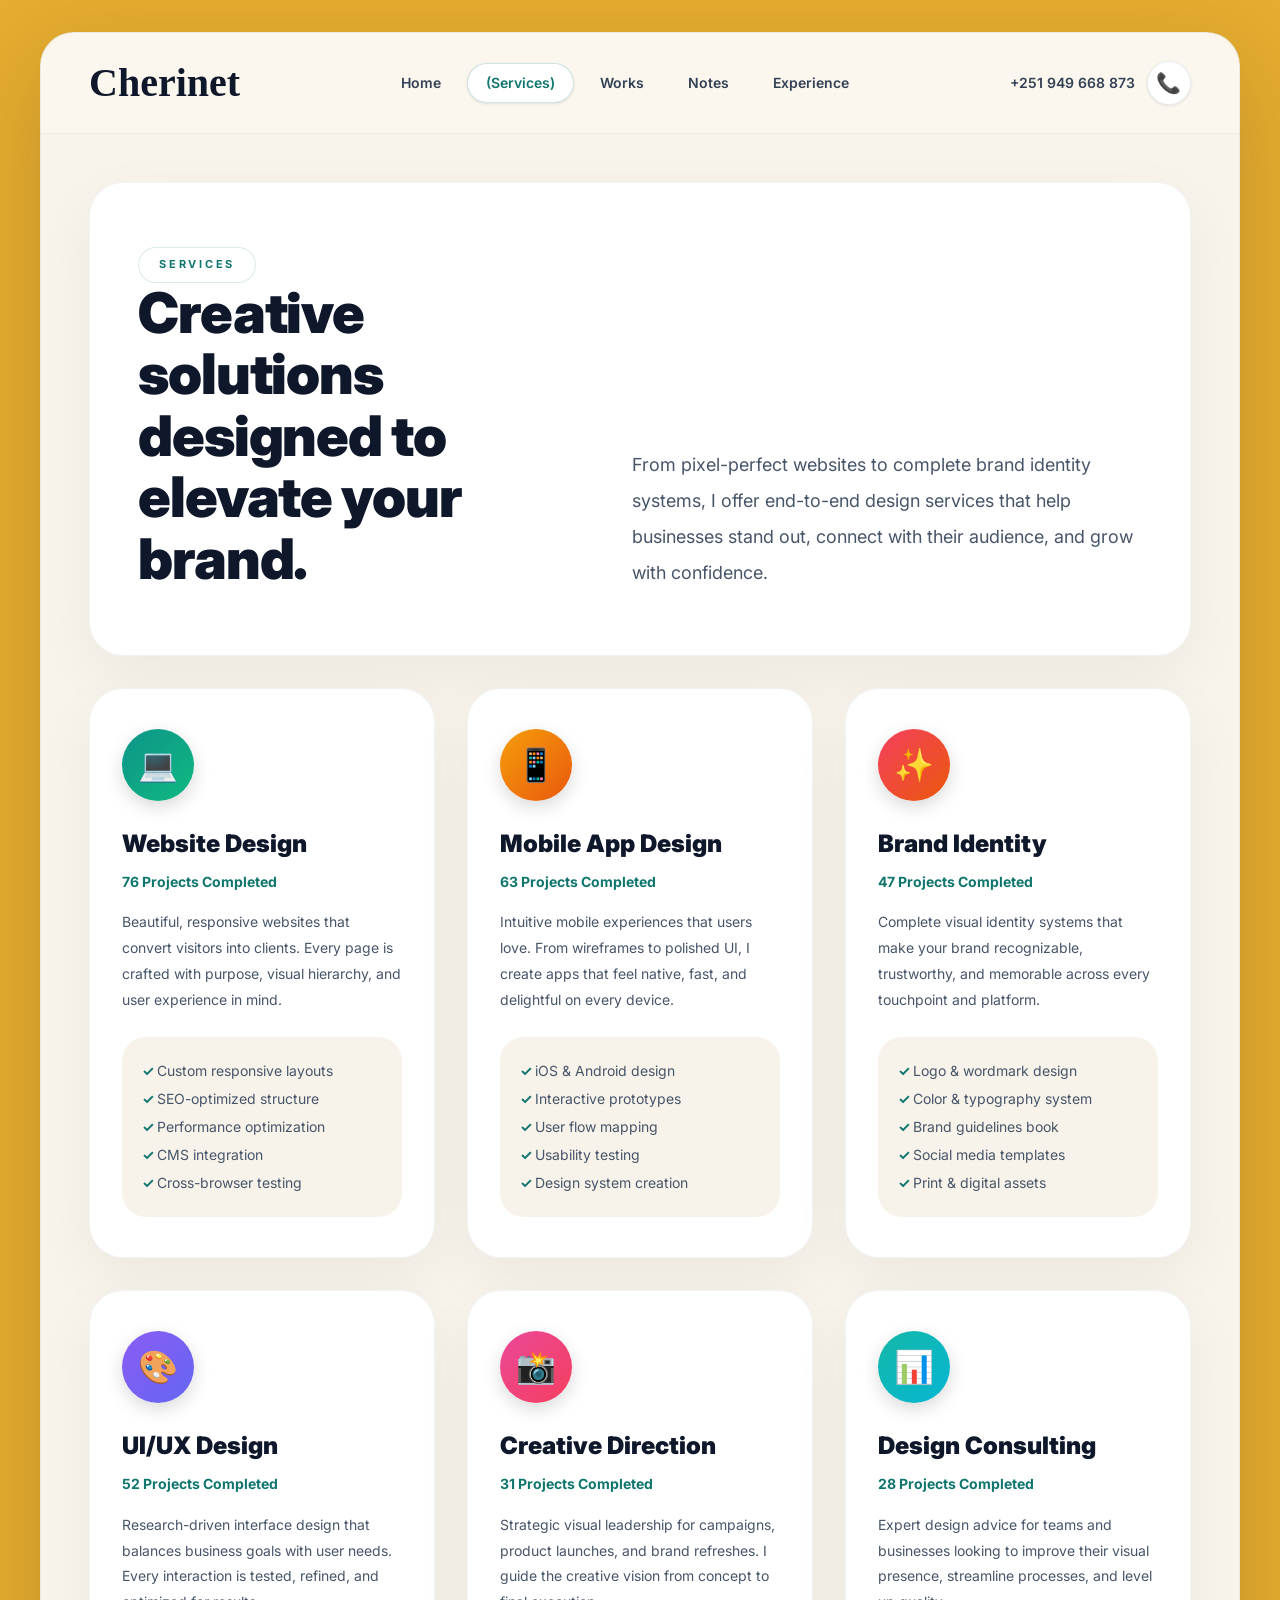
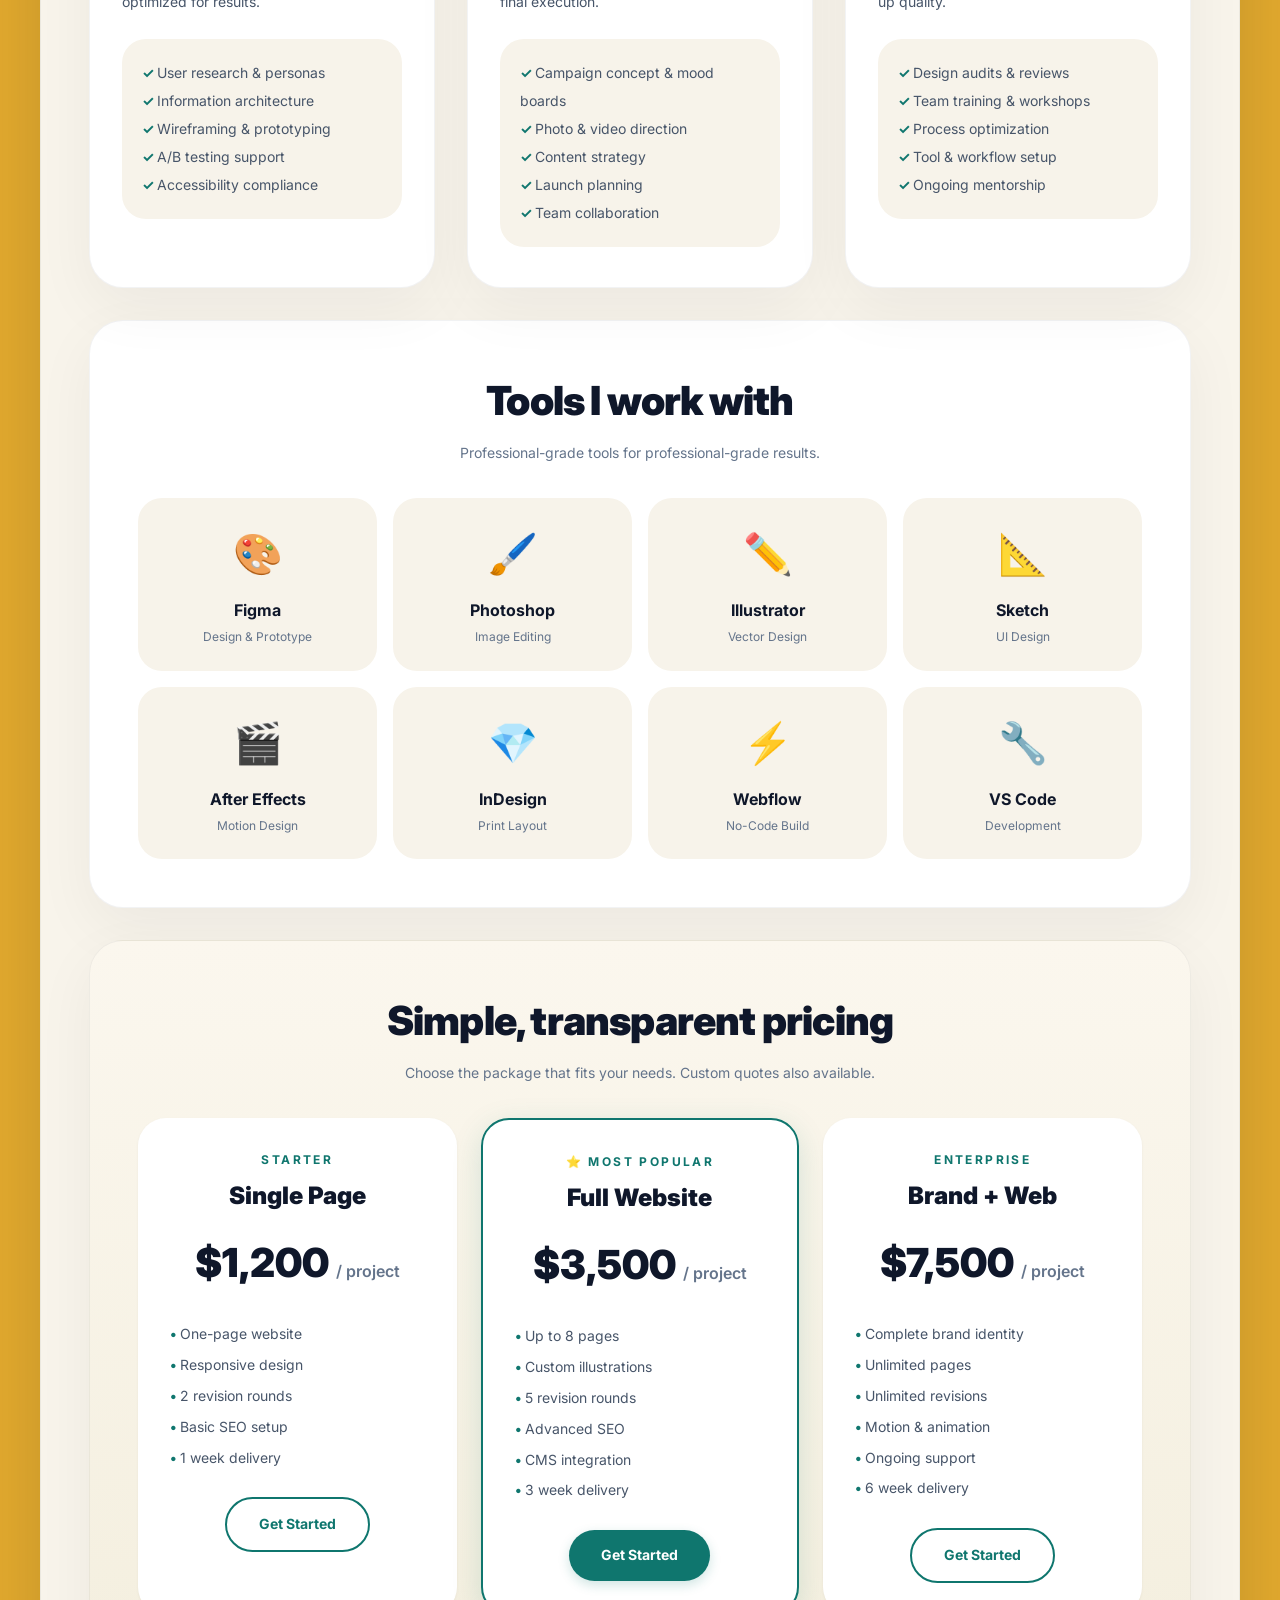
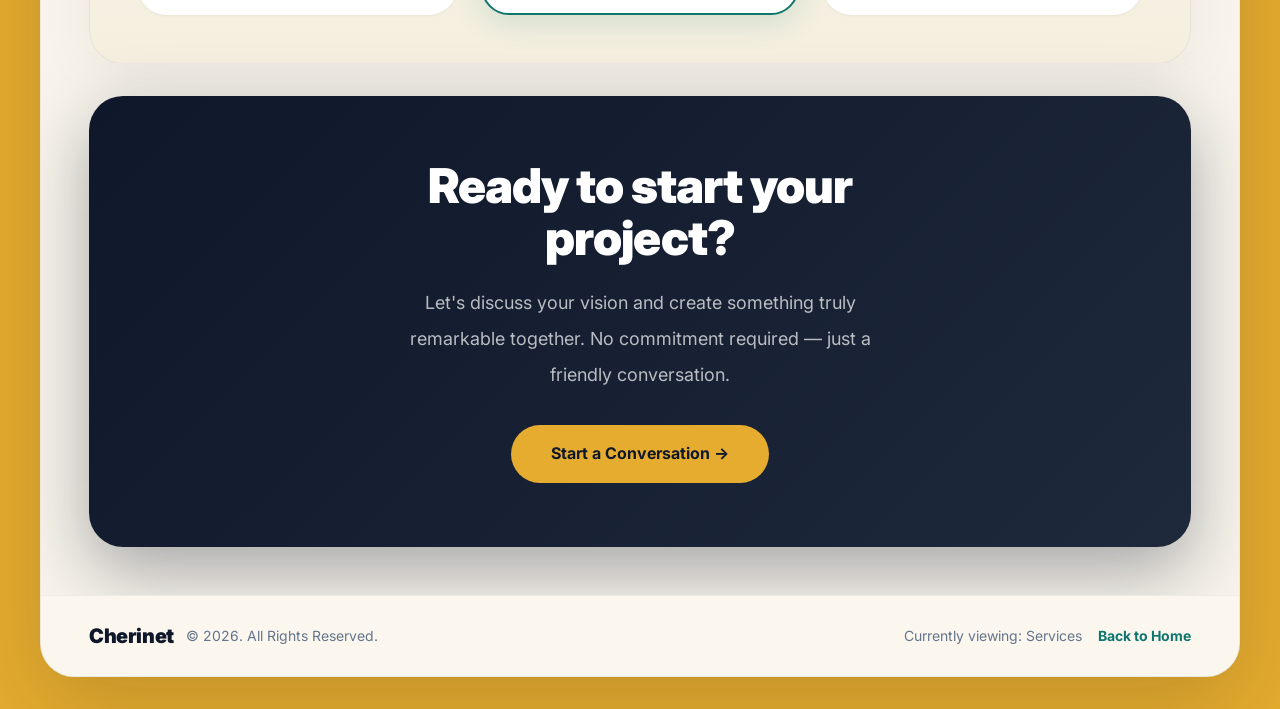
<file: Portfolio/Chere Portfolio/services.html>
<!DOCTYPE html>
<html lang="en">

<head>
    <meta charset="UTF-8">
    <meta name="viewport" content="width=device-width, initial-scale=1.0">
    <title>Services - Cherinet Portfolio</title>
    <link rel="stylesheet" href="Cherinet.css">
    <link href="https://fonts.googleapis.com/css2?family=Inter:wght@400;500;600;700;800;900&display=swap"
        rel="stylesheet">
    <style>
        .services-hero {
            background: var(--white);
            border-radius: 34px;
            border: 1px solid rgba(15, 23, 42, 0.05);
            box-shadow: 0 20px 60px rgba(15, 23, 42, 0.05);
            padding: 3rem 2rem;
            margin-bottom: 2rem;
        }

        @media (min-width: 640px) {
            .services-hero {
                padding: 4rem 3rem;
            }
        }

        .services-hero-grid {
            display: grid;
            gap: 2rem;
            align-items: end;
        }

        @media (min-width: 1024px) {
            .services-hero-grid {
                grid-template-columns: 0.95fr 1.05fr;
            }
        }

        .services-hero-title {
            font-size: 2.5rem;
            font-weight: 900;
            line-height: 1.1;
            letter-spacing: -0.02em;
            color: var(--slate-900);
        }

        @media (min-width: 640px) {
            .services-hero-title {
                font-size: 3rem;
            }
        }

        @media (min-width: 1024px) {
            .services-hero-title {
                font-size: 3.5rem;
            }
        }

        .services-hero-text {
            font-size: 1rem;
            line-height: 2;
            color: var(--slate-600);
        }

        @media (min-width: 640px) {
            .services-hero-text {
                font-size: 1.125rem;
            }
        }

        .services-full-grid {
            display: grid;
            gap: 2rem;
            margin-bottom: 2rem;
        }

        @media (min-width: 768px) {
            .services-full-grid {
                grid-template-columns: repeat(2, 1fr);
            }
        }

        @media (min-width: 1280px) {
            .services-full-grid {
                grid-template-columns: repeat(3, 1fr);
            }
        }

        .service-full-card {
            background: var(--white);
            border-radius: 34px;
            border: 1px solid rgba(15, 23, 42, 0.05);
            box-shadow: 0 20px 60px rgba(15, 23, 42, 0.05);
            padding: 2.5rem 2rem;
            transition: transform 0.3s, box-shadow 0.3s;
        }

        .service-full-card:hover {
            transform: translateY(-8px);
            box-shadow: 0 30px 80px rgba(15, 23, 42, 0.1);
        }

        .service-full-icon {
            width: 72px;
            height: 72px;
            border-radius: 9999px;
            display: flex;
            align-items: center;
            justify-content: center;
            font-size: 2rem;
            margin-bottom: 1.5rem;
            box-shadow: 0 6px 18px rgba(0, 0, 0, 0.15);
        }

        .service-full-title {
            font-size: 1.5rem;
            font-weight: 900;
            color: var(--slate-900);
            margin-bottom: 0.5rem;
        }

        .service-full-count {
            font-size: 0.875rem;
            font-weight: 700;
            color: var(--teal);
            margin-bottom: 1rem;
        }

        .service-full-text {
            font-size: 0.875rem;
            line-height: 1.85;
            color: var(--slate-600);
            margin-bottom: 1.5rem;
        }

        .service-features {
            background: #f7f3ea;
            border-radius: 1.5rem;
            padding: 1.25rem;
        }

        .service-feature {
            font-size: 0.875rem;
            line-height: 2;
            color: var(--slate-600);
        }

        .service-feature::before {
            content: '✓ ';
            color: var(--teal);
            font-weight: 700;
        }

        .pricing-section {
            background: linear-gradient(180deg, #fbf7ee 0%, #f4efdf 100%);
            border-radius: 34px;
            border: 1px solid rgba(15, 23, 42, 0.05);
            box-shadow: 0 20px 60px rgba(15, 23, 42, 0.05);
            padding: 3rem 2rem;
            margin-bottom: 2rem;
        }

        @media (min-width: 640px) {
            .pricing-section {
                padding: 3rem 3rem;
            }
        }

        .pricing-grid {
            display: grid;
            gap: 1.5rem;
            margin-top: 2rem;
        }

        @media (min-width: 768px) {
            .pricing-grid {
                grid-template-columns: repeat(3, 1fr);
            }
        }

        .pricing-card {
            background: var(--white);
            border-radius: 1.75rem;
            padding: 2rem;
            box-shadow: 0 1px 3px rgba(0, 0, 0, 0.05);
            text-align: center;
            transition: transform 0.3s;
        }

        .pricing-card:hover {
            transform: translateY(-4px);
        }

        .pricing-card.featured {
            border: 2px solid var(--teal);
            box-shadow: 0 8px 30px rgba(15, 118, 110, 0.15);
        }

        .pricing-label {
            font-size: 0.75rem;
            font-weight: 700;
            text-transform: uppercase;
            letter-spacing: 0.2em;
            color: var(--teal);
            margin-bottom: 0.5rem;
        }

        .pricing-name {
            font-size: 1.5rem;
            font-weight: 900;
            color: var(--slate-900);
            margin-bottom: 1rem;
        }

        .pricing-price {
            font-size: 2.5rem;
            font-weight: 900;
            color: var(--slate-900);
        }

        .pricing-price span {
            font-size: 1rem;
            font-weight: 600;
            color: var(--slate-500);
        }

        .pricing-features {
            margin-top: 1.5rem;
            text-align: left;
        }

        .pricing-feature {
            font-size: 0.875rem;
            line-height: 2.2;
            color: var(--slate-600);
        }

        .pricing-feature::before {
            content: '• ';
            color: var(--teal);
            font-weight: 700;
        }

        .pricing-btn {
            margin-top: 1.5rem;
            display: inline-block;
            padding: 0.875rem 2rem;
            border-radius: 9999px;
            font-size: 0.875rem;
            font-weight: 700;
            transition: all 0.2s;
            border: none;
            cursor: pointer;
        }

        .pricing-btn-outline {
            background: transparent;
            border: 2px solid var(--teal);
            color: var(--teal);
        }

        .pricing-btn-outline:hover {
            background: var(--teal);
            color: var(--white);
        }

        .pricing-btn-filled {
            background: var(--teal);
            color: var(--white);
            box-shadow: 0 4px 12px rgba(15, 118, 110, 0.2);
        }

        .pricing-btn-filled:hover {
            background: #0d9488;
            transform: translateY(-2px);
        }

        .tools-section {
            background: var(--white);
            border-radius: 34px;
            border: 1px solid rgba(15, 23, 42, 0.05);
            box-shadow: 0 20px 60px rgba(15, 23, 42, 0.05);
            padding: 3rem 2rem;
            margin-bottom: 2rem;
        }

        @media (min-width: 640px) {
            .tools-section {
                padding: 3rem 3rem;
            }
        }

        .tools-grid {
            display: grid;
            grid-template-columns: repeat(2, 1fr);
            gap: 1rem;
            margin-top: 2rem;
        }

        @media (min-width: 768px) {
            .tools-grid {
                grid-template-columns: repeat(4, 1fr);
            }
        }

        .tool-item {
            padding: 1.5rem;
            border-radius: 1.5rem;
            background: #f7f3ea;
            text-align: center;
            transition: transform 0.2s;
        }

        .tool-item:hover {
            transform: translateY(-2px);
        }

        .tool-icon {
            font-size: 2.5rem;
            margin-bottom: 0.75rem;
        }

        .tool-name {
            font-size: 1rem;
            font-weight: 700;
            color: var(--slate-900);
        }

        .tool-type {
            font-size: 0.75rem;
            color: var(--slate-500);
            margin-top: 0.25rem;
        }

        .services-cta {
            background: linear-gradient(135deg, #0f172a 0%, #1e293b 100%);
            border-radius: 34px;
            padding: 3rem 2rem;
            text-align: center;
            color: var(--white);
            box-shadow: 0 25px 70px rgba(15, 23, 42, 0.35);
        }

        @media (min-width: 640px) {
            .services-cta {
                padding: 4rem 3rem;
            }
        }

        .services-cta-title {
            font-size: 2.25rem;
            font-weight: 900;
            line-height: 1.1;
            letter-spacing: -0.02em;
            max-width: 36rem;
            margin: 0 auto;
        }

        @media (min-width: 640px) {
            .services-cta-title {
                font-size: 3rem;
            }
        }

        .services-cta-text {
            margin-top: 1.25rem;
            font-size: 1.125rem;
            line-height: 2;
            color: rgba(255, 255, 255, 0.7);
            max-width: 32rem;
            margin-left: auto;
            margin-right: auto;
        }

        .services-cta-btn {
            margin-top: 2rem;
            display: inline-block;
            padding: 1rem 2.5rem;
            border-radius: 9999px;
            background: var(--mustard);
            color: var(--slate-900);
            font-size: 1rem;
            font-weight: 700;
            transition: all 0.2s;
            text-decoration: none;
        }

        .services-cta-btn:hover {
            background: var(--mustard-light);
            transform: translateY(-2px);
        }
    </style>
</head>

<body>
    <div class="page-wrapper">
        <div class="main-container">
            <!-- Header -->
            <header class="header">
                <div class="header-content">
                    <a href="Cherinet.html" class="logo">Cherinet</a>
                    <nav class="nav-desktop">
                        <a href="Cherinet.html" class="nav-link">Home</a>
                        <a href="services.html" class="nav-link active">(Services)</a>
                        <a href="works.html" class="nav-link">Works</a>
                        <a href="notes.html" class="nav-link">Notes</a>
                        <a href="experience.html" class="nav-link">Experience</a>
                    </nav>
                    <div class="header-contact">
                        <span class="phone">+251 949 668 873</span>
                        <a href="experience.html" class="phone-icon">📞</a>
                    </div>
                    <button class="mobile-menu-btn" onclick="toggleMobileMenu()">☰</button>
                </div>
                <div class="mobile-menu" id="mobileMenu">
                    <a href="Cherinet.html" class="mobile-nav-link">Home</a>
                    <a href="services.html" class="mobile-nav-link active">Services</a>
                    <a href="works.html" class="mobile-nav-link">Works</a>
                    <a href="notes.html" class="mobile-nav-link">Notes</a>
                    <a href="experience.html" class="mobile-nav-link">Experience</a>
                </div>
            </header>

            <!-- Main Content -->
            <main>
                <!-- Services Hero -->
                <section class="services-hero">
                    <div class="services-hero-grid">
                        <div>
                            <div class="eyebrow-badge">Services</div>
                            <h1 class="services-hero-title">Creative solutions designed to elevate your brand.</h1>
                        </div>
                        <p class="services-hero-text">From pixel-perfect websites to complete brand identity systems, I
                            offer end-to-end design services that help businesses stand out, connect with their
                            audience, and grow with confidence.</p>
                    </div>
                </section>

                <!-- Full Services Grid -->
                <section class="services-full-grid">
                    <div class="service-full-card">
                        <div class="service-full-icon teal-gradient">💻</div>
                        <h2 class="service-full-title">Website Design</h2>
                        <p class="service-full-count">76 Projects Completed</p>
                        <p class="service-full-text">Beautiful, responsive websites that convert visitors into clients.
                            Every page is crafted with purpose, visual hierarchy, and user experience in mind.</p>
                        <div class="service-features">
                            <p class="service-feature">Custom responsive layouts</p>
                            <p class="service-feature">SEO-optimized structure</p>
                            <p class="service-feature">Performance optimization</p>
                            <p class="service-feature">CMS integration</p>
                            <p class="service-feature">Cross-browser testing</p>
                        </div>
                    </div>

                    <div class="service-full-card">
                        <div class="service-full-icon amber-gradient">📱</div>
                        <h2 class="service-full-title">Mobile App Design</h2>
                        <p class="service-full-count">63 Projects Completed</p>
                        <p class="service-full-text">Intuitive mobile experiences that users love. From wireframes to
                            polished UI, I create apps that feel native, fast, and delightful on every device.</p>
                        <div class="service-features">
                            <p class="service-feature">iOS & Android design</p>
                            <p class="service-feature">Interactive prototypes</p>
                            <p class="service-feature">User flow mapping</p>
                            <p class="service-feature">Usability testing</p>
                            <p class="service-feature">Design system creation</p>
                        </div>
                    </div>

                    <div class="service-full-card">
                        <div class="service-full-icon rose-gradient">✨</div>
                        <h2 class="service-full-title">Brand Identity</h2>
                        <p class="service-full-count">47 Projects Completed</p>
                        <p class="service-full-text">Complete visual identity systems that make your brand recognizable,
                            trustworthy, and memorable across every touchpoint and platform.</p>
                        <div class="service-features">
                            <p class="service-feature">Logo & wordmark design</p>
                            <p class="service-feature">Color & typography system</p>
                            <p class="service-feature">Brand guidelines book</p>
                            <p class="service-feature">Social media templates</p>
                            <p class="service-feature">Print & digital assets</p>
                        </div>
                    </div>

                    <div class="service-full-card">
                        <div class="service-full-icon"
                            style="background: linear-gradient(135deg, #8b5cf6 0%, #6366f1 100%);">🎨</div>
                        <h2 class="service-full-title">UI/UX Design</h2>
                        <p class="service-full-count">52 Projects Completed</p>
                        <p class="service-full-text">Research-driven interface design that balances business goals with
                            user needs. Every interaction is tested, refined, and optimized for results.</p>
                        <div class="service-features">
                            <p class="service-feature">User research & personas</p>
                            <p class="service-feature">Information architecture</p>
                            <p class="service-feature">Wireframing & prototyping</p>
                            <p class="service-feature">A/B testing support</p>
                            <p class="service-feature">Accessibility compliance</p>
                        </div>
                    </div>

                    <div class="service-full-card">
                        <div class="service-full-icon"
                            style="background: linear-gradient(135deg, #ec4899 0%, #f43f5e 100%);">📸</div>
                        <h2 class="service-full-title">Creative Direction</h2>
                        <p class="service-full-count">31 Projects Completed</p>
                        <p class="service-full-text">Strategic visual leadership for campaigns, product launches, and
                            brand refreshes. I guide the creative vision from concept to final execution.</p>
                        <div class="service-features">
                            <p class="service-feature">Campaign concept & mood boards</p>
                            <p class="service-feature">Photo & video direction</p>
                            <p class="service-feature">Content strategy</p>
                            <p class="service-feature">Launch planning</p>
                            <p class="service-feature">Team collaboration</p>
                        </div>
                    </div>

                    <div class="service-full-card">
                        <div class="service-full-icon"
                            style="background: linear-gradient(135deg, #14b8a6 0%, #06b6d4 100%);">📊</div>
                        <h2 class="service-full-title">Design Consulting</h2>
                        <p class="service-full-count">28 Projects Completed</p>
                        <p class="service-full-text">Expert design advice for teams and businesses looking to improve
                            their visual presence, streamline processes, and level up quality.</p>
                        <div class="service-features">
                            <p class="service-feature">Design audits & reviews</p>
                            <p class="service-feature">Team training & workshops</p>
                            <p class="service-feature">Process optimization</p>
                            <p class="service-feature">Tool & workflow setup</p>
                            <p class="service-feature">Ongoing mentorship</p>
                        </div>
                    </div>
                </section>

                <!-- Tools Section -->
                <section class="tools-section">
                    <h2 class="section-title" style="text-align: center;">Tools I work with</h2>
                    <p class="section-subtitle" style="text-align: center; margin-top: 0.5rem;">Professional-grade tools
                        for professional-grade results.</p>
                    <div class="tools-grid">
                        <div class="tool-item">
                            <div class="tool-icon">🎨</div>
                            <p class="tool-name">Figma</p>
                            <p class="tool-type">Design & Prototype</p>
                        </div>
                        <div class="tool-item">
                            <div class="tool-icon">🖌️</div>
                            <p class="tool-name">Photoshop</p>
                            <p class="tool-type">Image Editing</p>
                        </div>
                        <div class="tool-item">
                            <div class="tool-icon">✏️</div>
                            <p class="tool-name">Illustrator</p>
                            <p class="tool-type">Vector Design</p>
                        </div>
                        <div class="tool-item">
                            <div class="tool-icon">📐</div>
                            <p class="tool-name">Sketch</p>
                            <p class="tool-type">UI Design</p>
                        </div>
                        <div class="tool-item">
                            <div class="tool-icon">🎬</div>
                            <p class="tool-name">After Effects</p>
                            <p class="tool-type">Motion Design</p>
                        </div>
                        <div class="tool-item">
                            <div class="tool-icon">💎</div>
                            <p class="tool-name">InDesign</p>
                            <p class="tool-type">Print Layout</p>
                        </div>
                        <div class="tool-item">
                            <div class="tool-icon">⚡</div>
                            <p class="tool-name">Webflow</p>
                            <p class="tool-type">No-Code Build</p>
                        </div>
                        <div class="tool-item">
                            <div class="tool-icon">🔧</div>
                            <p class="tool-name">VS Code</p>
                            <p class="tool-type">Development</p>
                        </div>
                    </div>
                </section>

                <!-- Pricing Section -->
                <section class="pricing-section">
                    <h2 class="section-title" style="text-align: center;">Simple, transparent pricing</h2>
                    <p class="section-subtitle" style="text-align: center; margin-top: 0.5rem;">Choose the package that
                        fits your needs. Custom quotes also available.</p>
                    <div class="pricing-grid">
                        <div class="pricing-card">
                            <p class="pricing-label">Starter</p>
                            <h3 class="pricing-name">Single Page</h3>
                            <p class="pricing-price">$1,200 <span>/ project</span></p>
                            <div class="pricing-features">
                                <p class="pricing-feature">One-page website</p>
                                <p class="pricing-feature">Responsive design</p>
                                <p class="pricing-feature">2 revision rounds</p>
                                <p class="pricing-feature">Basic SEO setup</p>
                                <p class="pricing-feature">1 week delivery</p>
                            </div>
                            <a href="experience.html" class="pricing-btn pricing-btn-outline">Get Started</a>
                        </div>
                        <div class="pricing-card featured">
                            <p class="pricing-label">⭐ Most Popular</p>
                            <h3 class="pricing-name">Full Website</h3>
                            <p class="pricing-price">$3,500 <span>/ project</span></p>
                            <div class="pricing-features">
                                <p class="pricing-feature">Up to 8 pages</p>
                                <p class="pricing-feature">Custom illustrations</p>
                                <p class="pricing-feature">5 revision rounds</p>
                                <p class="pricing-feature">Advanced SEO</p>
                                <p class="pricing-feature">CMS integration</p>
                                <p class="pricing-feature">3 week delivery</p>
                            </div>
                            <a href="experience.html" class="pricing-btn pricing-btn-filled">Get Started</a>
                        </div>
                        <div class="pricing-card">
                            <p class="pricing-label">Enterprise</p>
                            <h3 class="pricing-name">Brand + Web</h3>
                            <p class="pricing-price">$7,500 <span>/ project</span></p>
                            <div class="pricing-features">
                                <p class="pricing-feature">Complete brand identity</p>
                                <p class="pricing-feature">Unlimited pages</p>
                                <p class="pricing-feature">Unlimited revisions</p>
                                <p class="pricing-feature">Motion & animation</p>
                                <p class="pricing-feature">Ongoing support</p>
                                <p class="pricing-feature">6 week delivery</p>
                            </div>
                            <a href="experience.html" class="pricing-btn pricing-btn-outline">Get Started</a>
                        </div>
                    </div>
                </section>

                <!-- Services CTA -->
                <section class="services-cta">
                    <h2 class="services-cta-title">Ready to start your project?</h2>
                    <p class="services-cta-text">Let's discuss your vision and create something truly remarkable
                        together. No commitment required — just a friendly conversation.</p>
                    <a href="experience.html" class="services-cta-btn">Start a Conversation →</a>
                </section>
            </main>

            <!-- Footer -->
            <footer class="footer">
                <div class="footer-content">
                    <div class="footer-left">
                        <span class="footer-logo">Cherinet</span>
                        <span>© 2026. All Rights Reserved.</span>
                    </div>
                    <div class="footer-right">
                        <span>Currently viewing: Services</span>
                        <a href="services.html" class="footer-link">Back to Home</a>
                    </div>
                </div>
            </footer>
        </div>
    </div>

    <script src="Cherinet.js"></script>
</body>

</html>
</file>
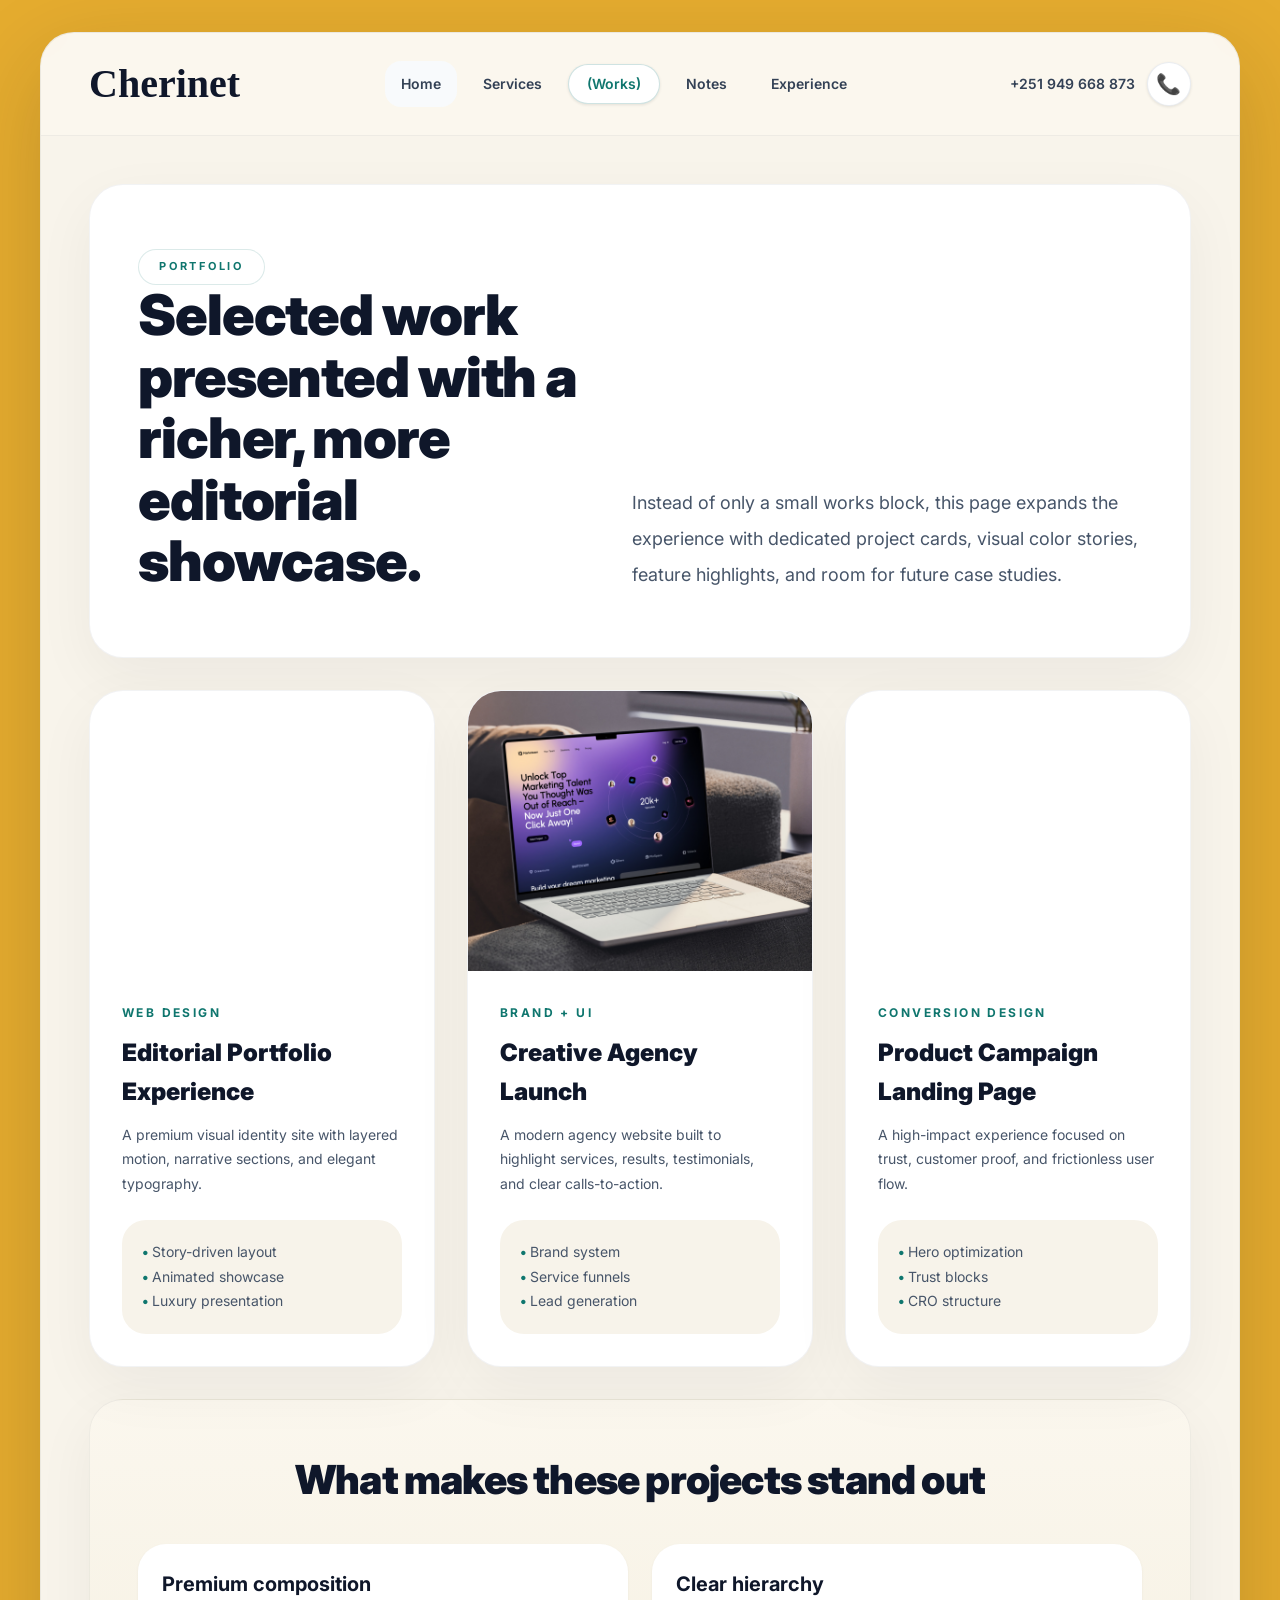
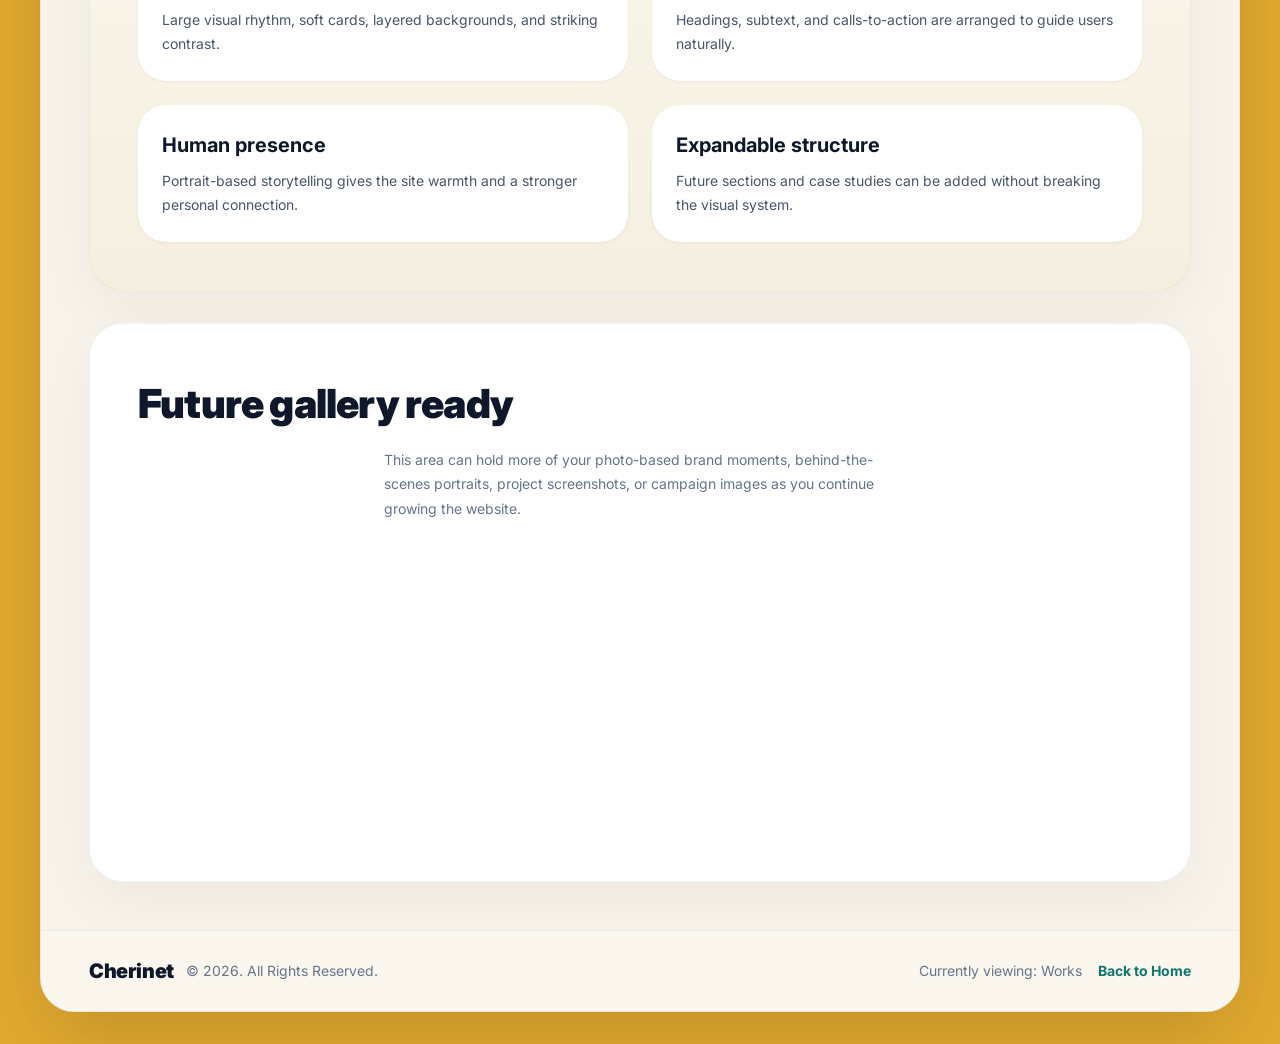
<file: Portfolio/Chere Portfolio/works.html>
<!DOCTYPE html>
<html lang="en">

<head>
    <meta charset="UTF-8">
    <meta name="viewport" content="width=device-width, initial-scale=1.0">
    <title>Works - Cherinet Portfolio</title>
    <link rel="stylesheet" href="Cherinet.css">
    <link
        href="https://fonts.googleapis.com/css2?family=Inter:wght@400;500;600;700;800;900&family=Brush+Script+MT&display=swap"
        rel="stylesheet">
    <style>
        .works-hero {
            background: var(--white);
            border-radius: 34px;
            border: 1px solid rgba(15, 23, 42, 0.05);
            box-shadow: 0 20px 60px rgba(15, 23, 42, 0.05);
            padding: 3rem 2rem;
            margin-bottom: 2rem;
        }

        @media (min-width: 640px) {
            .works-hero {
                padding: 4rem 3rem;
            }
        }

        .works-hero-grid {
            display: grid;
            gap: 2rem;
            align-items: end;
        }

        @media (min-width: 1024px) {
            .works-hero-grid {
                grid-template-columns: 0.95fr 1.05fr;
            }
        }

        .works-title {
            font-size: 2.5rem;
            font-weight: 900;
            line-height: 1.1;
            letter-spacing: -0.02em;
            color: var(--slate-900);
        }

        @media (min-width: 640px) {
            .works-title {
                font-size: 3rem;
            }
        }

        @media (min-width: 1024px) {
            .works-title {
                font-size: 3.5rem;
            }
        }

        .works-description {
            font-size: 1rem;
            line-height: 2;
            color: var(--slate-600);
        }

        @media (min-width: 640px) {
            .works-description {
                font-size: 1.125rem;
            }
        }

        .projects-grid {
            display: grid;
            gap: 2rem;
            margin-bottom: 2rem;
        }

        @media (min-width: 1024px) {
            .projects-grid {
                grid-template-columns: repeat(3, 1fr);
            }
        }

        .project-card {
            background: var(--white);
            border-radius: 34px;
            border: 1px solid rgba(15, 23, 42, 0.05);
            box-shadow: 0 20px 60px rgba(15, 23, 42, 0.05);
            overflow: hidden;
            transition: transform 0.3s, box-shadow 0.3s;
        }

        .project-card:hover {
            transform: translateY(-8px);
            box-shadow: 0 30px 80px rgba(15, 23, 42, 0.1);
        }

        .project-image {
            height: 280px;
            width: 100%;
            object-fit: cover;
        }

        .project-content {
            padding: 2rem;
        }

        .project-category {
            font-size: 0.75rem;
            font-weight: 700;
            text-transform: uppercase;
            letter-spacing: 0.2em;
            color: var(--teal);
            margin-bottom: 0.75rem;
        }

        .project-title {
            font-size: 1.5rem;
            font-weight: 900;
            color: var(--slate-900);
            margin-bottom: 0.75rem;
        }

        .project-description {
            font-size: 0.875rem;
            line-height: 1.75;
            color: var(--slate-600);
            margin-bottom: 1.5rem;
        }

        .project-features {
            background: #f7f3ea;
            border-radius: 1.5rem;
            padding: 1.25rem;
        }

        .project-feature {
            font-size: 0.875rem;
            line-height: 1.75;
            color: var(--slate-600);
        }

        .project-feature::before {
            content: '• ';
            color: var(--teal);
            font-weight: 700;
        }

        .features-section {
            background: linear-gradient(180deg, #fbf7ee 0%, #f4efdf 100%);
            border-radius: 34px;
            border: 1px solid rgba(15, 23, 42, 0.05);
            box-shadow: 0 20px 60px rgba(15, 23, 42, 0.05);
            padding: 3rem 2rem;
            margin-bottom: 2rem;
        }

        @media (min-width: 640px) {
            .features-section {
                padding: 3rem 3rem;
            }
        }

        .features-grid {
            display: grid;
            gap: 1.5rem;
        }

        @media (min-width: 1024px) {
            .features-grid {
                grid-template-columns: 1fr 1fr;
            }
        }

        .feature-item {
            background: var(--white);
            padding: 1.5rem;
            border-radius: 1.75rem;
            box-shadow: 0 1px 3px rgba(0, 0, 0, 0.05);
        }

        .feature-title {
            font-size: 1.25rem;
            font-weight: 700;
            color: var(--slate-900);
            margin-bottom: 0.5rem;
        }

        .feature-text {
            font-size: 0.875rem;
            line-height: 1.75;
            color: var(--slate-600);
        }

        .gallery-section {
            background: var(--white);
            border-radius: 34px;
            border: 1px solid rgba(15, 23, 42, 0.05);
            box-shadow: 0 20px 60px rgba(15, 23, 42, 0.05);
            padding: 3rem 2rem;
        }

        @media (min-width: 640px) {
            .gallery-section {
                padding: 3rem 3rem;
            }
        }

        .gallery-grid {
            display: grid;
            gap: 1.5rem;
            margin-top: 2rem;
        }

        @media (min-width: 768px) {
            .gallery-grid {
                grid-template-columns: repeat(2, 1fr);
            }
        }

        .gallery-item {
            border-radius: 1.75rem;
            overflow: hidden;
            height: 280px;
        }

        .gallery-img {
            width: 100%;
            height: 100%;
            object-fit: cover;
            transition: transform 0.3s;
        }

        .gallery-item:hover .gallery-img {
            transform: scale(1.05);
        }
    </style>
</head>

<body>
    <div class="page-wrapper">
        <div class="main-container">
            <!-- Header -->
            <header class="header">
                <div class="header-content">
                    <a href="Cherinet.html" class="logo">Cherinet</a>
                    <nav class="nav-desktop">
                        <a href="Cherinet.html" class="mobile-nav-link">Home</a>
                        <a href="services.html" class="nav-link">Services</a>
                        <a href="works.html" class="nav-link active">(Works)</a>
                        <a href="notes.html" class="nav-link">Notes</a>
                        <a href="experience.html" class="nav-link">Experience</a>
                    </nav>
                    <div class="header-contact">
                        <span class="phone">+251 949 668 873</span>
                        <a href="experience.html" class="phone-icon">📞</a>
                    </div>
                    <button class="mobile-menu-btn" onclick="toggleMobileMenu()">☰</button>
                </div>
                <div class="mobile-menu" id="mobileMenu">
                    <a href="Cherinet.html" class="mobile-nav-link">Home</a>
                    <a href="services.html" class="mobile-nav-link">Services</a>
                    <a href="works.html" class="mobile-nav-link active">Works</a>
                    <a href="notes.html" class="mobile-nav-link">Notes</a>
                    <a href="experience.html" class="mobile-nav-link">Experience</a>
                </div>
            </header>

            <!-- Main Content -->
            <main>
                <!-- Works Hero -->
                <section class="works-hero">
                    <div class="works-hero-grid">
                        <div>
                            <div class="eyebrow-badge">Portfolio</div>
                            <h1 class="works-title">Selected work presented with a richer, more editorial showcase.</h1>
                        </div>
                        <p class="works-description">Instead of only a small works block, this page expands the
                            experience with dedicated project cards, visual color stories, feature highlights, and room
                            for future case studies.</p>
                    </div>
                </section>

                <!-- Projects Grid -->
                <section class="projects-grid">
                    <div class="project-card">
                        <img src="images/landing-page-gig.png" alt="Editorial Portfolio" class="project-image"
                            onerror="this.src='https://images.unsplash.com/photo-1545235617-9465d2a55698?w=600&h=400&fit=crop'">
                        <div class="project-content">
                            <p class="project-category">Web Design</p>
                            <h2 class="project-title">Editorial Portfolio Experience</h2>
                            <p class="project-description">A premium visual identity site with layered motion, narrative
                                sections, and elegant typography.</p>
                            <div class="project-features">
                                <p class="project-feature">Story-driven layout</p>
                                <p class="project-feature">Animated showcase</p>
                                <p class="project-feature">Luxury presentation</p>
                            </div>
                        </div>
                    </div>

                    <div class="project-card">
                        <img src="images/pc-with-web,on,it.png" alt="Creative Agency" class="project-image"
                            onerror="this.src='https://images.unsplash.com/photo-1460925895917-afdab827c52f?w=600&h=400&fit=crop'">
                        <div class="project-content">
                            <p class="project-category">Brand + UI</p>
                            <h2 class="project-title">Creative Agency Launch</h2>
                            <p class="project-description">A modern agency website built to highlight services, results,
                                testimonials, and clear calls-to-action.</p>
                            <div class="project-features">
                                <p class="project-feature">Brand system</p>
                                <p class="project-feature">Service funnels</p>
                                <p class="project-feature">Lead generation</p>
                            </div>
                        </div>
                    </div>

                    <div class="project-card">
                        <img src="images/coding-by-pc.jpg" alt="Product Campaign" class="project-image"
                            onerror="this.src='https://images.unsplash.com/photo-1467232004584-a241de8bcf5d?w=600&h=400&fit=crop'">
                        <div class="project-content">
                            <p class="project-category">Conversion Design</p>
                            <h2 class="project-title">Product Campaign Landing Page</h2>
                            <p class="project-description">A high-impact experience focused on trust, customer proof,
                                and frictionless user flow.</p>
                            <div class="project-features">
                                <p class="project-feature">Hero optimization</p>
                                <p class="project-feature">Trust blocks</p>
                                <p class="project-feature">CRO structure</p>
                            </div>
                        </div>
                    </div>
                </section>

                <!-- Features Section -->
                <section class="features-section">
                    <h2 class="section-title" style="text-align: center; margin-bottom: 2rem;">What makes these projects
                        stand out</h2>
                    <div class="features-grid">
                        <div class="feature-item">
                            <h3 class="feature-title">Premium composition</h3>
                            <p class="feature-text">Large visual rhythm, soft cards, layered backgrounds, and striking
                                contrast.</p>
                        </div>
                        <div class="feature-item">
                            <h3 class="feature-title">Clear hierarchy</h3>
                            <p class="feature-text">Headings, subtext, and calls-to-action are arranged to guide users
                                naturally.</p>
                        </div>
                        <div class="feature-item">
                            <h3 class="feature-title">Human presence</h3>
                            <p class="feature-text">Portrait-based storytelling gives the site warmth and a stronger
                                personal connection.</p>
                        </div>
                        <div class="feature-item">
                            <h3 class="feature-title">Expandable structure</h3>
                            <p class="feature-text">Future sections and case studies can be added without breaking the
                                visual system.</p>
                        </div>
                    </div>
                </section>

                <!-- Gallery Section -->
                <section class="gallery-section">
                    <h2 class="section-title">Future gallery ready</h2>
                    <p class="section-subtitle"
                        style="margin-top: 0.75rem; font-size: 0.875rem; line-height: 1.75; color: var(--slate-500);">
                        This area can hold more of your photo-based brand moments, behind-the-scenes portraits, project
                        screenshots, or campaign images as you continue growing the website.</p>
                    <div class="gallery-grid">
                        <div class="gallery-item">
                            <img src="images/my-picture-gemini.png" alt="Gallery image 1" class="gallery-img"
                                onerror="this.src='https://images.unsplash.com/photo-1522071820081-009f0129c71c?w=600&h=400&fit=crop'">
                        </div>
                        <div class="gallery-item">
                            <img src="images/people-on-meeting.jpg" alt="Gallery image 2" class="gallery-img"
                                onerror="this.src='https://images.unsplash.com/photo-1531482615713-2afd69097998?w=600&h=400&fit=crop'">
                        </div>
                    </div>
                </section>
            </main>

            <!-- Footer -->
            <footer class="footer">
                <div class="footer-content">
                    <div class="footer-left">
                        <span class="footer-logo">Cherinet</span>
                        <span>© 2026. All Rights Reserved.</span>
                    </div>
                    <div class="footer-right">
                        <span>Currently viewing: Works</span>
                        <a href="works.html" class="footer-link">Back to Home</a>
                    </div>
                </div>
            </footer>
        </div>
    </div>

    <script src="Cherinet.js"></script>
</body>

</html>
</file>
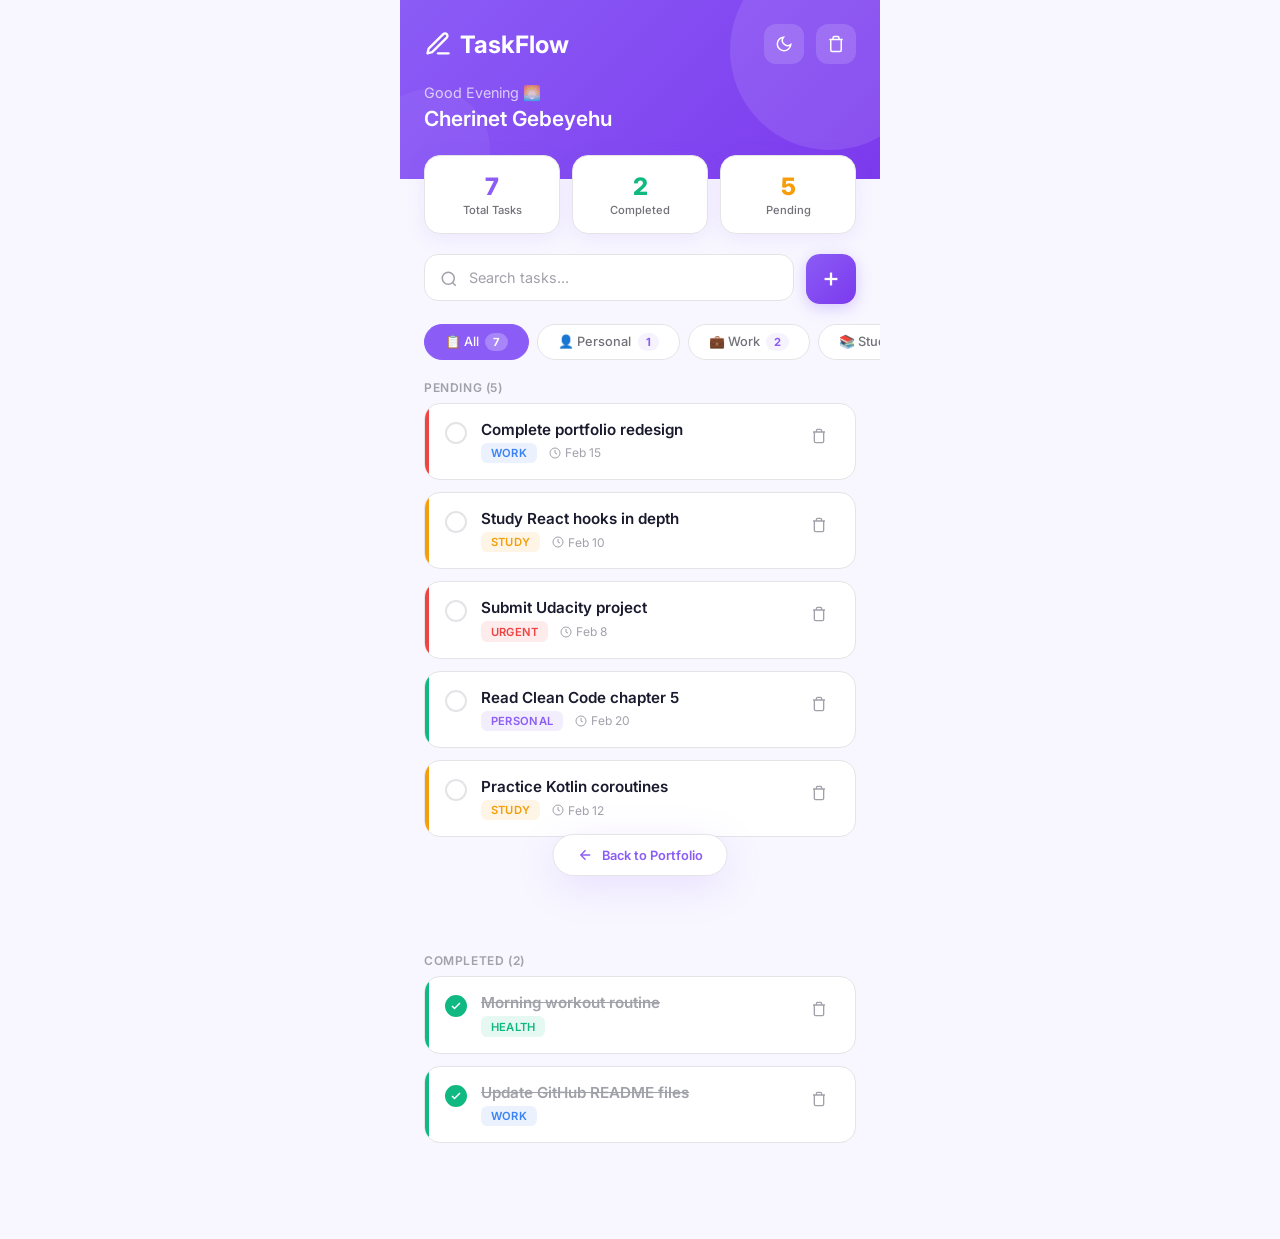
<file: Portfolio/Portfolio-For-Scholar/app2.html>
<!DOCTYPE html>
<html lang="en">

<head>
  <meta charset="UTF-8">
  <meta name="viewport" content="width=device-width, initial-scale=1.0, maximum-scale=1.0, user-scalable=no">
  <title>TaskFlow - Smart Task Manager</title>
  <link rel="preconnect" href="https://fonts.googleapis.com">
  <link rel="preconnect" href="https://fonts.gstatic.com" crossorigin>
  <link href="https://fonts.googleapis.com/css2?family=Inter:wght@300;400;500;600;700;800&display=swap"
    rel="stylesheet">
  <style>
    :root {
      --primary: #8B5CF6;
      --primary-light: #A78BFA;
      --primary-dark: #7C3AED;
      --primary-surface: rgba(139, 92, 246, 0.08);
      --secondary: #F59E0B;
      --success: #10B981;
      --danger: #EF4444;
      --warning: #F59E0B;
      --info: #3B82F6;
      --bg: #F8F7FF;
      --bg-card: #FFFFFF;
      --bg-input: #F3F0FF;
      --text: #1a1a2e;
      --text-secondary: #71717a;
      --text-muted: #a1a1aa;
      --border: #e4e4e7;
      --shadow: 0 4px 20px rgba(139, 92, 246, 0.1);
      --shadow-lg: 0 10px 40px rgba(139, 92, 246, 0.15);
      --radius: 1rem;
      --transition: all 0.3s cubic-bezier(0.4, 0, 0.2, 1);
    }

    .dark-mode {
      --bg: #0f0f1a;
      --bg-card: #1a1a2e;
      --bg-input: #16162a;
      --text: #e4e4e7;
      --text-secondary: #a1a1aa;
      --text-muted: #71717a;
      --border: #2a2a40;
      --shadow: 0 4px 20px rgba(0, 0, 0, 0.3);
      --shadow-lg: 0 10px 40px rgba(0, 0, 0, 0.4);
    }

    * {
      margin: 0;
      padding: 0;
      box-sizing: border-box;
    }

    body {
      font-family: 'Inter', sans-serif;
      background: var(--bg);
      color: var(--text);
      min-height: 100vh;
      transition: background 0.4s ease, color 0.4s ease;
      overflow-x: hidden;
    }

    /* ============ APP SHELL ============ */
    .app-container {
      max-width: 480px;
      margin: 0 auto;
      min-height: 100vh;
      position: relative;
      background: var(--bg);
    }

    /* ============ HEADER ============ */
    .app-header {
      background: linear-gradient(135deg, var(--primary), var(--primary-dark));
      padding: 1.5rem 1.5rem 3rem;
      position: relative;
      overflow: hidden;
    }

    .app-header::before {
      content: '';
      position: absolute;
      top: -50px;
      right: -50px;
      width: 200px;
      height: 200px;
      background: rgba(255, 255, 255, 0.1);
      border-radius: 50%;
    }

    .app-header::after {
      content: '';
      position: absolute;
      bottom: -30px;
      left: -30px;
      width: 120px;
      height: 120px;
      background: rgba(255, 255, 255, 0.05);
      border-radius: 50%;
    }

    .header-top {
      display: flex;
      justify-content: space-between;
      align-items: center;
      position: relative;
      z-index: 1;
    }

    .header-top h1 {
      font-size: 1.5rem;
      font-weight: 700;
      color: white;
      display: flex;
      align-items: center;
      gap: 0.5rem;
    }

    .header-top h1 svg {
      width: 28px;
      height: 28px;
    }

    .header-actions {
      display: flex;
      gap: 0.75rem;
    }

    .header-btn {
      width: 40px;
      height: 40px;
      border-radius: 12px;
      border: none;
      background: rgba(255, 255, 255, 0.15);
      color: white;
      cursor: pointer;
      display: flex;
      align-items: center;
      justify-content: center;
      transition: var(--transition);
      backdrop-filter: blur(10px);
    }

    .header-btn:hover {
      background: rgba(255, 255, 255, 0.25);
      transform: scale(1.05);
    }

    .header-btn:active {
      transform: scale(0.95);
    }

    .header-greeting {
      margin-top: 1.25rem;
      position: relative;
      z-index: 1;
    }

    .header-greeting p {
      color: rgba(255, 255, 255, 0.7);
      font-size: 0.9rem;
    }

    .header-greeting h2 {
      color: white;
      font-size: 1.3rem;
      font-weight: 600;
      margin-top: 0.25rem;
    }

    /* ============ STATS CARDS ============ */
    .stats-row {
      display: grid;
      grid-template-columns: repeat(3, 1fr);
      gap: 0.75rem;
      padding: 0 1.5rem;
      margin-top: -1.5rem;
      position: relative;
      z-index: 2;
    }

    .stat-card {
      background: var(--bg-card);
      border-radius: 1rem;
      padding: 1rem;
      text-align: center;
      box-shadow: var(--shadow);
      transition: var(--transition);
      cursor: default;
      border: 1px solid var(--border);
    }

    .stat-card:hover {
      transform: translateY(-3px);
      box-shadow: var(--shadow-lg);
    }

    .stat-card .stat-num {
      font-size: 1.5rem;
      font-weight: 800;
      color: var(--primary);
    }

    .stat-card .stat-lbl {
      font-size: 0.7rem;
      color: var(--text-secondary);
      font-weight: 500;
      margin-top: 0.15rem;
    }

    .stat-card:nth-child(2) .stat-num {
      color: var(--success);
    }

    .stat-card:nth-child(3) .stat-num {
      color: var(--secondary);
    }

    /* ============ SEARCH & ADD ============ */
    .action-bar {
      padding: 1.25rem 1.5rem;
      display: flex;
      gap: 0.75rem;
    }

    .search-box {
      flex: 1;
      position: relative;
    }

    .search-box svg {
      position: absolute;
      left: 1rem;
      top: 50%;
      transform: translateY(-50%);
      color: var(--text-muted);
      width: 18px;
      height: 18px;
    }

    .search-input {
      width: 100%;
      padding: 0.875rem 1rem 0.875rem 2.75rem;
      border-radius: 0.875rem;
      border: 1.5px solid var(--border);
      background: var(--bg-card);
      font-family: 'Inter', sans-serif;
      font-size: 0.9rem;
      color: var(--text);
      outline: none;
      transition: var(--transition);
    }

    .search-input:focus {
      border-color: var(--primary);
      box-shadow: 0 0 0 3px rgba(139, 92, 246, 0.1);
    }

    .search-input::placeholder {
      color: var(--text-muted);
    }

    .add-btn {
      width: 50px;
      height: 50px;
      border-radius: 0.875rem;
      border: none;
      background: linear-gradient(135deg, var(--primary), var(--primary-dark));
      color: white;
      cursor: pointer;
      display: flex;
      align-items: center;
      justify-content: center;
      transition: var(--transition);
      box-shadow: 0 4px 15px rgba(139, 92, 246, 0.3);
      flex-shrink: 0;
    }

    .add-btn:hover {
      transform: scale(1.05);
      box-shadow: 0 6px 25px rgba(139, 92, 246, 0.4);
    }

    .add-btn:active {
      transform: scale(0.95);
    }

    /* ============ FILTERS ============ */
    .filters {
      padding: 0 1.5rem;
      display: flex;
      gap: 0.5rem;
      overflow-x: auto;
      scrollbar-width: none;
      -ms-overflow-style: none;
      margin-bottom: 0.5rem;
    }

    .filters::-webkit-scrollbar {
      display: none;
    }

    .filter-chip {
      padding: 0.5rem 1.25rem;
      border-radius: 2rem;
      border: 1.5px solid var(--border);
      background: var(--bg-card);
      font-family: 'Inter', sans-serif;
      font-size: 0.8rem;
      font-weight: 500;
      color: var(--text-secondary);
      cursor: pointer;
      transition: var(--transition);
      white-space: nowrap;
      display: flex;
      align-items: center;
      gap: 0.4rem;
    }

    .filter-chip:hover {
      border-color: var(--primary-light);
      color: var(--primary);
    }

    .filter-chip.active {
      background: var(--primary);
      color: white;
      border-color: var(--primary);
    }

    .filter-chip .chip-count {
      background: rgba(255, 255, 255, 0.25);
      padding: 0.1rem 0.5rem;
      border-radius: 1rem;
      font-size: 0.7rem;
      font-weight: 700;
    }

    .filter-chip:not(.active) .chip-count {
      background: var(--primary-surface);
      color: var(--primary);
    }

    /* ============ TASK LIST ============ */
    .task-section-label {
      padding: 0.75rem 1.5rem 0.5rem;
      font-size: 0.75rem;
      font-weight: 600;
      color: var(--text-muted);
      text-transform: uppercase;
      letter-spacing: 0.05em;
    }

    .task-list {
      padding: 0 1.5rem;
      display: flex;
      flex-direction: column;
      gap: 0.75rem;
      padding-bottom: 6rem;
    }

    .task-item {
      background: var(--bg-card);
      border-radius: 1rem;
      padding: 1rem 1.25rem;
      display: flex;
      align-items: flex-start;
      gap: 0.875rem;
      border: 1.5px solid var(--border);
      transition: var(--transition);
      animation: slideIn 0.3s ease forwards;
      cursor: default;
      position: relative;
      overflow: hidden;
    }

    @keyframes slideIn {
      from {
        opacity: 0;
        transform: translateY(15px);
      }

      to {
        opacity: 1;
        transform: translateY(0);
      }
    }

    .task-item:hover {
      border-color: rgba(139, 92, 246, 0.3);
      box-shadow: var(--shadow);
      transform: translateX(4px);
    }

    .task-item:active {
      transform: scale(0.98);
    }

    .task-item.completed {
      opacity: 0.6;
    }

    .task-item.completed .task-title {
      text-decoration: line-through;
      color: var(--text-muted);
    }

    .task-item.removing {
      animation: slideOut 0.3s ease forwards;
    }

    @keyframes slideOut {
      to {
        opacity: 0;
        transform: translateX(100px);
        height: 0;
        padding: 0;
        margin: 0;
        border: 0;
        overflow: hidden;
      }
    }

    .task-check {
      width: 22px;
      height: 22px;
      border-radius: 50%;
      border: 2px solid var(--border);
      cursor: pointer;
      flex-shrink: 0;
      display: flex;
      align-items: center;
      justify-content: center;
      transition: var(--transition);
      margin-top: 2px;
    }

    .task-check:hover {
      border-color: var(--primary);
      background: var(--primary-surface);
    }

    .task-check.checked {
      background: var(--success);
      border-color: var(--success);
    }

    .task-check.checked svg {
      opacity: 1;
    }

    .task-check svg {
      width: 12px;
      height: 12px;
      opacity: 0;
      color: white;
      transition: var(--transition);
    }

    .task-info {
      flex: 1;
      min-width: 0;
    }

    .task-title {
      font-size: 0.95rem;
      font-weight: 600;
      color: var(--text);
      margin-bottom: 0.25rem;
      transition: var(--transition);
    }

    .task-meta {
      display: flex;
      align-items: center;
      gap: 0.75rem;
      flex-wrap: wrap;
    }

    .task-category {
      font-size: 0.7rem;
      font-weight: 600;
      padding: 0.2rem 0.6rem;
      border-radius: 0.4rem;
      text-transform: uppercase;
      letter-spacing: 0.03em;
    }

    .cat-work {
      background: rgba(59, 130, 246, 0.1);
      color: #3B82F6;
    }

    .cat-personal {
      background: rgba(139, 92, 246, 0.1);
      color: #8B5CF6;
    }

    .cat-health {
      background: rgba(16, 185, 129, 0.1);
      color: #10B981;
    }

    .cat-study {
      background: rgba(245, 158, 11, 0.1);
      color: #F59E0B;
    }

    .cat-urgent {
      background: rgba(239, 68, 68, 0.1);
      color: #EF4444;
    }

    .task-due {
      font-size: 0.75rem;
      color: var(--text-muted);
      display: flex;
      align-items: center;
      gap: 0.25rem;
    }

    .task-due svg {
      width: 12px;
      height: 12px;
    }

    .task-priority {
      width: 4px;
      position: absolute;
      left: 0;
      top: 0;
      bottom: 0;
      border-radius: 4px 0 0 4px;
    }

    .priority-high {
      background: var(--danger);
    }

    .priority-medium {
      background: var(--warning);
    }

    .priority-low {
      background: var(--success);
    }

    .task-actions {
      display: flex;
      gap: 0.25rem;
      flex-shrink: 0;
    }

    .task-action-btn {
      width: 32px;
      height: 32px;
      border-radius: 8px;
      border: none;
      background: transparent;
      color: var(--text-muted);
      cursor: pointer;
      display: flex;
      align-items: center;
      justify-content: center;
      transition: var(--transition);
    }

    .task-action-btn:hover {
      background: var(--primary-surface);
      color: var(--primary);
    }

    .task-action-btn.delete:hover {
      background: rgba(239, 68, 68, 0.1);
      color: var(--danger);
    }

    /* ============ EMPTY STATE ============ */
    .empty-state {
      text-align: center;
      padding: 3rem 1.5rem;
    }

    .empty-state svg {
      width: 80px;
      height: 80px;
      color: var(--text-muted);
      opacity: 0.4;
      margin-bottom: 1rem;
    }

    .empty-state h3 {
      font-size: 1.1rem;
      font-weight: 600;
      margin-bottom: 0.5rem;
      color: var(--text-secondary);
    }

    .empty-state p {
      font-size: 0.85rem;
      color: var(--text-muted);
    }

    /* ============ MODAL ============ */
    .modal-overlay {
      position: fixed;
      inset: 0;
      background: rgba(0, 0, 0, 0.5);
      backdrop-filter: blur(5px);
      z-index: 1000;
      display: flex;
      align-items: flex-end;
      justify-content: center;
      opacity: 0;
      visibility: hidden;
      transition: var(--transition);
    }

    .modal-overlay.active {
      opacity: 1;
      visibility: visible;
    }

    .modal {
      background: var(--bg-card);
      border-radius: 1.5rem 1.5rem 0 0;
      width: 100%;
      max-width: 480px;
      padding: 1.5rem;
      transform: translateY(100%);
      transition: transform 0.4s cubic-bezier(0.4, 0, 0.2, 1);
      max-height: 85vh;
      overflow-y: auto;
    }

    .modal-overlay.active .modal {
      transform: translateY(0);
    }

    .modal-handle {
      width: 40px;
      height: 4px;
      background: var(--border);
      border-radius: 4px;
      margin: 0 auto 1.25rem;
    }

    .modal h3 {
      font-size: 1.25rem;
      font-weight: 700;
      margin-bottom: 1.5rem;
      text-align: center;
    }

    .modal-field {
      margin-bottom: 1.25rem;
    }

    .modal-field label {
      display: block;
      font-size: 0.8rem;
      font-weight: 600;
      color: var(--text-secondary);
      margin-bottom: 0.5rem;
      text-transform: uppercase;
      letter-spacing: 0.03em;
    }

    .modal-input {
      width: 100%;
      padding: 0.875rem 1rem;
      border-radius: 0.875rem;
      border: 1.5px solid var(--border);
      background: var(--bg-input);
      font-family: 'Inter', sans-serif;
      font-size: 0.95rem;
      color: var(--text);
      outline: none;
      transition: var(--transition);
    }

    .modal-input:focus {
      border-color: var(--primary);
      box-shadow: 0 0 0 3px rgba(139, 92, 246, 0.1);
    }

    .modal-input::placeholder {
      color: var(--text-muted);
    }

    .category-options {
      display: flex;
      gap: 0.5rem;
      flex-wrap: wrap;
    }

    .category-option {
      padding: 0.5rem 1rem;
      border-radius: 2rem;
      border: 1.5px solid var(--border);
      background: transparent;
      font-family: 'Inter', sans-serif;
      font-size: 0.8rem;
      font-weight: 500;
      color: var(--text-secondary);
      cursor: pointer;
      transition: var(--transition);
    }

    .category-option:hover {
      border-color: var(--primary-light);
    }

    .category-option.selected {
      background: var(--primary);
      color: white;
      border-color: var(--primary);
    }

    .priority-options {
      display: flex;
      gap: 0.5rem;
    }

    .priority-option {
      flex: 1;
      padding: 0.75rem;
      border-radius: 0.875rem;
      border: 1.5px solid var(--border);
      background: transparent;
      font-family: 'Inter', sans-serif;
      font-size: 0.8rem;
      font-weight: 600;
      cursor: pointer;
      transition: var(--transition);
      text-align: center;
    }

    .priority-option:hover {
      transform: translateY(-2px);
    }

    .priority-option.selected {
      border-width: 2px;
    }

    .priority-option.p-high {
      color: var(--danger);
    }

    .priority-option.p-high.selected {
      background: rgba(239, 68, 68, 0.1);
      border-color: var(--danger);
    }

    .priority-option.p-medium {
      color: var(--warning);
    }

    .priority-option.p-medium.selected {
      background: rgba(245, 158, 11, 0.1);
      border-color: var(--warning);
    }

    .priority-option.p-low {
      color: var(--success);
    }

    .priority-option.p-low.selected {
      background: rgba(16, 185, 129, 0.1);
      border-color: var(--success);
    }

    .modal-submit {
      width: 100%;
      padding: 1rem;
      border-radius: 0.875rem;
      border: none;
      background: linear-gradient(135deg, var(--primary), var(--primary-dark));
      color: white;
      font-family: 'Inter', sans-serif;
      font-weight: 700;
      font-size: 1rem;
      cursor: pointer;
      transition: var(--transition);
      box-shadow: 0 4px 15px rgba(139, 92, 246, 0.3);
      margin-top: 0.5rem;
    }

    .modal-submit:hover {
      transform: translateY(-2px);
      box-shadow: 0 6px 25px rgba(139, 92, 246, 0.4);
    }

    .modal-submit:active {
      transform: scale(0.98);
    }

    /* ============ BACK LINK ============ */
    .back-link {
      position: fixed;
      bottom: 1.5rem;
      left: 50%;
      transform: translateX(-50%);
      padding: 0.75rem 1.5rem;
      background: var(--bg-card);
      border: 1.5px solid var(--border);
      border-radius: 2rem;
      font-family: 'Inter', sans-serif;
      font-size: 0.8rem;
      font-weight: 600;
      color: var(--primary);
      text-decoration: none;
      display: flex;
      align-items: center;
      gap: 0.5rem;
      z-index: 99;
      box-shadow: var(--shadow-lg);
      transition: var(--transition);
    }

    .back-link:hover {
      transform: translateX(-50%) translateY(-3px);
      box-shadow: 0 10px 40px rgba(139, 92, 246, 0.25);
      border-color: var(--primary);
    }

    /* ============ TOAST ============ */
    .toast {
      position: fixed;
      top: 1.5rem;
      left: 50%;
      transform: translateX(-50%) translateY(-100px);
      padding: 0.875rem 1.5rem;
      border-radius: 0.875rem;
      color: white;
      font-weight: 600;
      font-size: 0.85rem;
      z-index: 9999;
      transition: transform 0.4s cubic-bezier(0.4, 0, 0.2, 1);
      max-width: 380px;
      box-shadow: 0 10px 30px rgba(0, 0, 0, 0.2);
      font-family: 'Inter', sans-serif;
      display: flex;
      align-items: center;
      gap: 0.5rem;
    }

    .toast.show {
      transform: translateX(-50%) translateY(0);
    }

    .toast-success {
      background: var(--success);
    }

    .toast-error {
      background: var(--danger);
    }

    .toast-info {
      background: var(--primary);
    }

    /* ============ CONFETTI ============ */
    .confetti-piece {
      position: fixed;
      width: 10px;
      height: 10px;
      top: -10px;
      z-index: 9998;
      animation: confettiFall 3s ease-in forwards;
    }

    @keyframes confettiFall {
      0% {
        transform: translateY(0) rotate(0deg);
        opacity: 1;
      }

      100% {
        transform: translateY(100vh) rotate(720deg);
        opacity: 0;
      }
    }
  </style>
</head>

<body>
  <div class="app-container">
    <!-- HEADER -->
    <header class="app-header">
      <div class="header-top">
        <h1>
          <svg viewBox="0 0 24 24" fill="none" stroke="currentColor" stroke-width="2" stroke-linecap="round"
            stroke-linejoin="round">
            <path d="M12 20h9" />
            <path d="M16.5 3.5a2.121 2.121 0 0 1 3 3L7 19l-4 1 1-4L16.5 3.5z" />
          </svg>
          TaskFlow
        </h1>
        <div class="header-actions">
          <button class="header-btn" onclick="toggleDarkMode()" title="Toggle theme">
            <svg id="theme-icon-moon" width="18" height="18" viewBox="0 0 24 24" fill="none" stroke="currentColor"
              stroke-width="2">
              <path d="M21 12.79A9 9 0 1 1 11.21 3 7 7 0 0 0 21 12.79z" />
            </svg>
            <svg id="theme-icon-sun" width="18" height="18" viewBox="0 0 24 24" fill="none" stroke="currentColor"
              stroke-width="2" style="display:none">
              <circle cx="12" cy="12" r="5" />
              <line x1="12" y1="1" x2="12" y2="3" />
              <line x1="12" y1="21" x2="12" y2="23" />
              <line x1="4.22" y1="4.22" x2="5.64" y2="5.64" />
              <line x1="18.36" y1="18.36" x2="19.78" y2="19.78" />
              <line x1="1" y1="12" x2="3" y2="12" />
              <line x1="21" y1="12" x2="23" y2="12" />
              <line x1="4.22" y1="19.78" x2="5.64" y2="18.36" />
              <line x1="18.36" y1="5.64" x2="19.78" y2="4.22" />
            </svg>
          </button>
          <button class="header-btn" onclick="clearCompleted()" title="Clear completed">
            <svg width="18" height="18" viewBox="0 0 24 24" fill="none" stroke="currentColor" stroke-width="2">
              <polyline points="3 6 5 6 21 6" />
              <path d="M19 6v14a2 2 0 0 1-2 2H7a2 2 0 0 1-2-2V6m3 0V4a2 2 0 0 1 2-2h4a2 2 0 0 1 2 2v2" />
            </svg>
          </button>
        </div>
      </div>
      <div class="header-greeting">
        <p id="greeting-text">Good Morning</p>
        <h2>Cherinet Gebeyehu</h2>
      </div>
    </header>
    <!-- STATS -->
    <div class="stats-row">
      <div class="stat-card">
        <div class="stat-num" id="stat-total">0</div>
        <div class="stat-lbl">Total Tasks</div>
      </div>
      <div class="stat-card">
        <div class="stat-num" id="stat-done">0</div>
        <div class="stat-lbl">Completed</div>
      </div>
      <div class="stat-card">
        <div class="stat-num" id="stat-pending">0</div>
        <div class="stat-lbl">Pending</div>
      </div>
    </div>
    <!-- SEARCH & ADD -->
    <div class="action-bar">
      <div class="search-box">
        <svg viewBox="0 0 24 24" fill="none" stroke="currentColor" stroke-width="2">
          <circle cx="11" cy="11" r="8" />
          <line x1="21" y1="21" x2="16.65" y2="16.65" />
        </svg>
        <input type="text" class="search-input" id="search-input" placeholder="Search tasks..." oninput="renderTasks()">
      </div>
      <button class="add-btn" onclick="openModal()" title="Add task">
        <svg width="22" height="22" viewBox="0 0 24 24" fill="none" stroke="currentColor" stroke-width="2.5">
          <line x1="12" y1="5" x2="12" y2="19" />
          <line x1="5" y1="12" x2="19" y2="12" />
        </svg>
      </button>
    </div>
    <!-- FILTERS -->
    <div class="filters" id="filters"></div>
    <!-- TASK LIST -->
    <div id="task-container"></div>
  </div>
  <!-- ADD TASK MODAL -->
  <div class="modal-overlay" id="modal-overlay" onclick="closeModalOutside(event)">
    <div class="modal">
      <div class="modal-handle"></div>
      <h3>New Task</h3>
      <div class="modal-field">
        <label>Task Title</label>
        <input type="text" class="modal-input" id="task-title-input" placeholder="What needs to be done?"
          maxlength="100">
      </div>
      <div class="modal-field">
        <label>Due Date</label>
        <input type="date" class="modal-input" id="task-date-input">
      </div>
      <div class="modal-field">
        <label>Category</label>
        <div class="category-options" id="category-options">
          <button class="category-option selected" data-cat="personal" onclick="selectCategory(this)">Personal</button>
          <button class="category-option" data-cat="work" onclick="selectCategory(this)">Work</button>
          <button class="category-option" data-cat="study" onclick="selectCategory(this)">Study</button>
          <button class="category-option" data-cat="health" onclick="selectCategory(this)">Health</button>
          <button class="category-option" data-cat="urgent" onclick="selectCategory(this)">Urgent</button>
        </div>
      </div>
      <div class="modal-field">
        <label>Priority</label>
        <div class="priority-options">
          <button class="priority-option p-low selected" data-priority="low" onclick="selectPriority(this)">Low</button>
          <button class="priority-option p-medium" data-priority="medium" onclick="selectPriority(this)">Medium</button>
          <button class="priority-option p-high" data-priority="high" onclick="selectPriority(this)">High</button>
        </div>
      </div>
      <button class="modal-submit" onclick="addTask()">
        <svg width="18" height="18" viewBox="0 0 24 24" fill="none" stroke="currentColor" stroke-width="2.5"
          style="display:inline;vertical-align:middle;margin-right:6px">
          <line x1="12" y1="5" x2="12" y2="19" />
          <line x1="5" y1="12" x2="19" y2="12" />
        </svg>
        Add Task
      </button>
    </div>
  </div>
  <!-- BACK LINK -->
  <a href="index.html" class=" back-link">
    <svg width="16" height="16" viewBox="0 0 24 24" fill="none" stroke="currentColor" stroke-width="2">
      <line x1="19" y1="12" x2="5" y2="12" />
      <polyline points="12 19 5 12 12 5" />
    </svg>
    Back to Portfolio
  </a>
  <!-- TOAST -->
  <div class="toast" id="toast"></div>
  <script>
    // ============ DATA ============
    let tasks = JSON.parse(localStorage.getItem('taskflow-tasks')) || [
      { id: 1, title: 'Complete portfolio redesign', category: 'work', priority: 'high', due: '2025-02-15', completed: false },
      { id: 2, title: 'Study React hooks in depth', category: 'study', priority: 'medium', due: '2025-02-10', completed: false },
      { id: 3, title: 'Morning workout routine', category: 'health', priority: 'low', due: '', completed: true },
      { id: 4, title: 'Submit Udacity project', category: 'urgent', priority: 'high', due: '2025-02-08', completed: false },
      { id: 5, title: 'Read Clean Code chapter 5', category: 'personal', priority: 'low', due: '2025-02-20', completed: false },
      { id: 6, title: 'Practice Kotlin coroutines', category: 'study', priority: 'medium', due: '2025-02-12', completed: false },
      { id: 7, title: 'Update GitHub README files', category: 'work', priority: 'low', due: '', completed: true },
    ];
    let activeFilter = 'all';
    let selectedCategory = 'personal';
    let selectedPriority = 'low';
    // ============ GREETING ============
    function updateGreeting() {
      const hour = new Date().getHours();
      const el = document.getElementById('greeting-text');
      if (hour < 12) el.textContent = 'Good Morning ☀️';
      else if (hour < 17) el.textContent = 'Good Afternoon 🌤️';
      else if (hour < 21) el.textContent = 'Good Evening 🌅';
      else el.textContent = 'Good Night 🌙';
    }
    updateGreeting();
    // ============ DARK MODE ============
    function toggleDarkMode() {
      document.body.classList.toggle('dark-mode');
      const isDark = document.body.classList.contains('dark-mode');
      localStorage.setItem('taskflow-theme', isDark ? 'dark' : 'light');
      document.getElementById('theme-icon-moon').style.display = isDark ? 'none' : 'block';
      document.getElementById('theme-icon-sun').style.display = isDark ? 'block' : 'none';
    }
    (function () {
      if (localStorage.getItem('taskflow-theme') === 'dark') {
        document.body.classList.add('dark-mode');
        document.getElementById('theme-icon-moon').style.display = 'none';
        document.getElementById('theme-icon-sun').style.display = 'block';
      }
    })();
    // ============ SAVE ============
    function saveTasks() {
      localStorage.setItem('taskflow-tasks', JSON.stringify(tasks));
    }
    // ============ STATS ============
    function updateStats() {
      const total = tasks.length;
      const done = tasks.filter(t => t.completed).length;
      const pending = total - done;
      animateStat('stat-total', total);
      animateStat('stat-done', done);
      animateStat('stat-pending', pending);
    }
    function animateStat(id, target) {
      const el = document.getElementById(id);
      const current = parseInt(el.textContent) || 0;
      if (current === target) return;
      const diff = target - current;
      const step = diff > 0 ? 1 : -1;
      let val = current;
      const interval = setInterval(function () {
        val += step;
        el.textContent = val;
        if (val === target) clearInterval(interval);
      }, 50);
    }
    // ============ FILTERS ============
    function renderFilters() {
      const categories = ['all', 'personal', 'work', 'study', 'health', 'urgent'];
      const labels = { all: '📋 All', personal: '👤 Personal', work: '💼 Work', study: '📚 Study', health: '💪 Health', urgent: '🔥 Urgent' };
      const container = document.getElementById('filters');
      container.innerHTML = '';
      categories.forEach(function (cat) {
        const count = cat === 'all' ? tasks.length : tasks.filter(t => t.category === cat).length;
        const chip = document.createElement('button');
        chip.className = 'filter-chip' + (activeFilter === cat ? ' active' : '');
        chip.innerHTML = labels[cat] + ' <span class="chip-count">' + count + '</span>';
        chip.onclick = function () {
          activeFilter = cat;
          renderFilters();
          renderTasks();
        };
        container.appendChild(chip);
      });
    }
    // ============ RENDER TASKS ============
    function renderTasks() {
      const container = document.getElementById('task-container');
      const search = document.getElementById('search-input').value.toLowerCase();
      let filtered = tasks.filter(function (t) {
        const matchCat = activeFilter === 'all' || t.category === activeFilter;
        const matchSearch = t.title.toLowerCase().includes(search);
        return matchCat && matchSearch;
      });
      const pending = filtered.filter(t => !t.completed);
      const completed = filtered.filter(t => t.completed);
      let html = '';
      if (filtered.length === 0) {
        html = '<div class="empty-state"><svg viewBox="0 0 24 24" fill="none" stroke="currentColor" stroke-width="1.5"><rect x="3" y="3" width="18" height="18" rx="2"/><path d="m9 12 2 2 4-4"/></svg><h3>No tasks found</h3><p>Tap + to add your first task</p></div>';
      } else {
        if (pending.length > 0) {
          html += '<div class="task-section-label">Pending (' + pending.length + ')</div>';
          html += '<div class="task-list">';
          pending.forEach(function (t, i) {
            html += buildTaskHTML(t, i * 0.05);
          });
          html += '</div>';
        }
        if (completed.length > 0) {
          html += '<div class="task-section-label" style="margin-top:0.5rem">Completed (' + completed.length + ')</div>';
          html += '<div class="task-list">';
          completed.forEach(function (t, i) {
            html += buildTaskHTML(t, i * 0.05);
          });
          html += '</div>';
        }
      }
      container.innerHTML = html;
      updateStats();
      renderFilters();
    }
    function buildTaskHTML(task, delay) {
      var dueText = '';
      if (task.due) {
        var d = new Date(task.due);
        var opts = { month: 'short', day: 'numeric' };
        dueText = '<span class="task-due"><svg viewBox="0 0 24 24" fill="none" stroke="currentColor" stroke-width="2"><circle cx="12" cy="12" r="10"/><polyline points="12 6 12 12 16 14"/></svg>' + d.toLocaleDateString('en-US', opts) + '</span>';
      }
      return '<div class="task-item' + (task.completed ? ' completed' : '') + '" style="animation-delay:' + delay + 's">' +
        '<div class="task-priority priority-' + task.priority + '"></div>' +
        '<div class="task-check' + (task.completed ? ' checked' : '') + '" onclick="toggleTask(' + task.id + ')">' +
        '<svg viewBox="0 0 24 24" fill="none" stroke="currentColor" stroke-width="3"><polyline points="20 6 9 17 4 12"/></svg>' +
        '</div>' +
        '<div class="task-info">' +
        '<div class="task-title">' + escapeHtml(task.title) + '</div>' +
        '<div class="task-meta">' +
        '<span class="task-category cat-' + task.category + '">' + task.category + '</span>' +
        dueText +
        '</div>' +
        '</div>' +
        '<div class="task-actions">' +
        '<button class="task-action-btn delete" onclick="deleteTask(' + task.id + ')" title="Delete"><svg width="16" height="16" viewBox="0 0 24 24" fill="none" stroke="currentColor" stroke-width="2"><polyline points="3 6 5 6 21 6"/><path d="M19 6v14a2 2 0 0 1-2 2H7a2 2 0 0 1-2-2V6m3 0V4a2 2 0 0 1 2-2h4a2 2 0 0 1 2 2v2"/></svg></button>' +
        '</div>' +
        '</div>';
    }
    function escapeHtml(str) {
      var div = document.createElement('div');
      div.textContent = str;
      return div.innerHTML;
    }
    // ============ TOGGLE TASK ============
    function toggleTask(id) {
      var task = tasks.find(t => t.id === id);
      if (task) {
        task.completed = !task.completed;
        saveTasks();
        renderTasks();
        if (task.completed) {
          showToast('Task completed! 🎉', 'success');
          launchConfetti();
        }
      }
    }
    // ============ DELETE TASK ============
    function deleteTask(id) {
      tasks = tasks.filter(t => t.id !== id);
      saveTasks();
      renderTasks();
      showToast('Task deleted', 'info');
    }
    // ============ CLEAR COMPLETED ============
    function clearCompleted() {
      var count = tasks.filter(t => t.completed).length;
      if (count === 0) {
        showToast('No completed tasks to clear', 'info');
        return;
      }
      tasks = tasks.filter(t => !t.completed);
      saveTasks();
      renderTasks();
      showToast(count + ' completed task(s) cleared', 'success');
    }
    // ============ MODAL ============
    function openModal() {
      document.getElementById('modal-overlay').classList.add('active');
      setTimeout(function () {
        document.getElementById('task-title-input').focus();
      }, 300);
    }
    function closeModal() {
      document.getElementById('modal-overlay').classList.remove('active');
      document.getElementById('task-title-input').value = '';
      document.getElementById('task-date-input').value = '';
    }
    function closeModalOutside(e) {
      if (e.target === document.getElementById('modal-overlay')) {
        closeModal();
      }
    }
    function selectCategory(el) {
      document.querySelectorAll('.category-option').forEach(b => b.classList.remove('selected'));
      el.classList.add('selected');
      selectedCategory = el.dataset.cat;
    }
    function selectPriority(el) {
      document.querySelectorAll('.priority-option').forEach(b => b.classList.remove('selected'));
      el.classList.add('selected');
      selectedPriority = el.dataset.priority;
    }
    function addTask() {
      var title = document.getElementById('task-title-input').value.trim();
      var due = document.getElementById('task-date-input').value;
      if (!title) {
        showToast('Please enter a task title', 'error');
        document.getElementById('task-title-input').focus();
        return;
      }
      var newTask = {
        id: Date.now(),
        title: title,
        category: selectedCategory,
        priority: selectedPriority,
        due: due,
        completed: false
      };
      tasks.unshift(newTask);
      saveTasks();
      renderTasks();
      closeModal();
      showToast('Task added successfully! ✨', 'success');
    }
    // Enter key to add task
    document.getElementById('task-title-input').addEventListener('keydown', function (e) {
      if (e.key === 'Enter') addTask();
    });
    // ============ TOAST ============
    function showToast(message, type) {
      var toast = document.getElementById('toast');
      var icons = {
        success: '✅',
        error: '❌',
        info: 'ℹ️'
      };
      toast.innerHTML = (icons[type] || '') + ' ' + message;
      toast.className = 'toast toast-' + (type || 'info') + ' show';
      setTimeout(function () { toast.classList.remove('show'); }, 3000);
    }
    // ============ CONFETTI ============
    function launchConfetti() {
      var colors = ['#8B5CF6', '#A78BFA', '#F59E0B', '#10B981', '#3B82F6', '#EF4444'];
      for (var i = 0; i < 30; i++) {
        var confetti = document.createElement('div');
        confetti.className = 'confetti-piece';
        confetti.style.left = Math.random() * 100 + 'vw';
        confetti.style.background = colors[Math.floor(Math.random() * colors.length)];
        confetti.style.width = (Math.random() * 8 + 5) + 'px';
        confetti.style.height = (Math.random() * 8 + 5) + 'px';
        confetti.style.borderRadius = Math.random() > 0.5 ? '50%' : '2px';
        confetti.style.animationDuration = (Math.random() * 2 + 2) + 's';
        confetti.style.animationDelay = (Math.random() * 0.5) + 's';
        document.body.appendChild(confetti);
        setTimeout(function () { confetti.remove(); }, 4000);
      }
    }
    // ============ INIT ============
    renderTasks();
  </script>
</body>

</html>
</file>
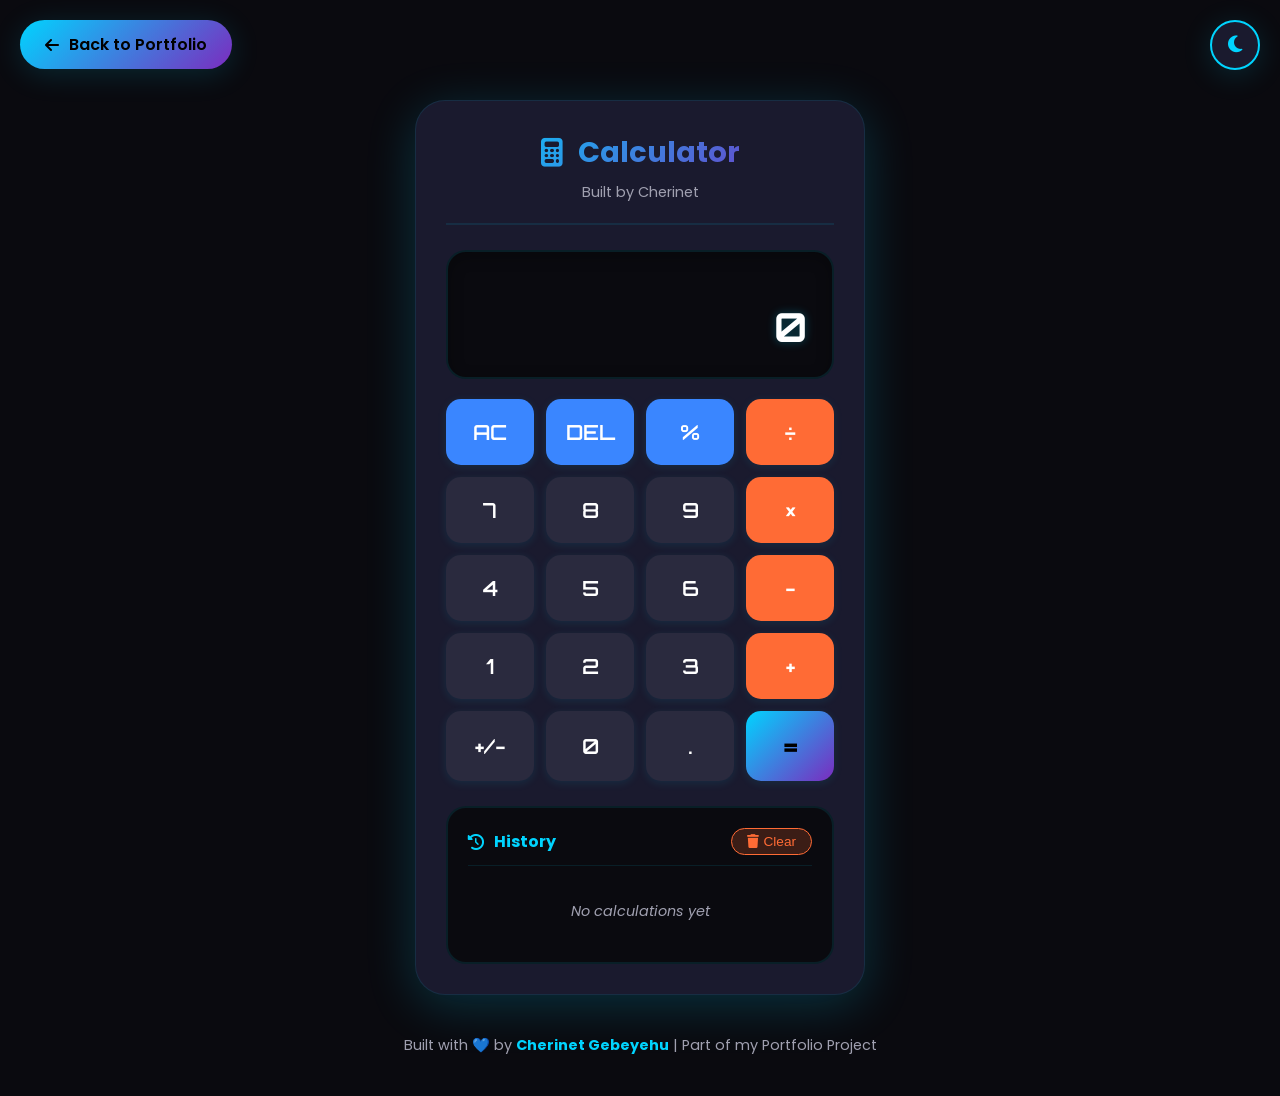
<file: Portfolio/Portfolio-For-Scholar/Calculator/calculator.html>
<!DOCTYPE html>
<html lang="en">

<head>
  <meta charset="UTF-8">
  <meta name="viewport" content="width=device-width, initial-scale=1.0">
  <title>Calculator | Cherinet Gebeyehu</title>
  <link rel="stylesheet" href="./culculator.css">
  <link rel="stylesheet" href="https://cdnjs.cloudflare.com/ajax/libs/font-awesome/6.4.0/css/all.min.css">
</head>

<body>

  <!-- BACK TO PORTFOLIO BUTTON -->
  <a href="../index.html" class="back-btn">
    <i class="fas fa-arrow-left"></i> Back to Portfolio
  </a>

  <!-- THEME TOGGLE -->
  <button class="theme-toggle" onclick="toggleTheme()" title="Toggle Theme">
    <i class="fas fa-moon" id="theme-icon"></i>
  </button>

  <!-- CALCULATOR CONTAINER -->
  <div class="calculator-wrapper">
    <div class="calculator-container">

      <!-- CALCULATOR HEADER -->
      <div class="calculator-header">
        <h1><i class="fas fa-calculator"></i> Calculator</h1>
        <p>Built by Cherinet</p>
      </div>

      <!-- DISPLAY -->
      <div class="display-container">
        <div class="previous-operand" id="previous-operand"></div>
        <div class="current-operand" id="current-operand">0</div>
      </div>

      <!-- BUTTONS -->
      <div class="buttons-grid">
        <!-- Row 1 -->
        <button class="btn btn-function" onclick="clearAll()">AC</button>
        <button class="btn btn-function" onclick="deleteLast()">DEL</button>
        <button class="btn btn-function" onclick="percentage()">%</button>
        <button class="btn btn-operator" onclick="appendOperator('÷')">÷</button>

        <!-- Row 2 -->
        <button class="btn btn-number" onclick="appendNumber('7')">7</button>
        <button class="btn btn-number" onclick="appendNumber('8')">8</button>
        <button class="btn btn-number" onclick="appendNumber('9')">9</button>
        <button class="btn btn-operator" onclick="appendOperator('×')">×</button>

        <!-- Row 3 -->
        <button class="btn btn-number" onclick="appendNumber('4')">4</button>
        <button class="btn btn-number" onclick="appendNumber('5')">5</button>
        <button class="btn btn-number" onclick="appendNumber('6')">6</button>
        <button class="btn btn-operator" onclick="appendOperator('-')">−</button>

        <!-- Row 4 -->
        <button class="btn btn-number" onclick="appendNumber('1')">1</button>
        <button class="btn btn-number" onclick="appendNumber('2')">2</button>
        <button class="btn btn-number" onclick="appendNumber('3')">3</button>
        <button class="btn btn-operator" onclick="appendOperator('+')">+</button>

        <!-- Row 5 -->
        <button class="btn btn-number" onclick="toggleSign()">+/−</button>
        <button class="btn btn-number" onclick="appendNumber('0')">0</button>
        <button class="btn btn-number" onclick="appendNumber('.')">.</button>
        <button class="btn btn-equals" onclick="calculate()">=</button>
      </div>

      <!-- HISTORY -->
      <div class="history-section">
        <div class="history-header">
          <h3><i class="fas fa-history"></i> History</h3>
          <button class="clear-history" onclick="clearHistory()">
            <i class="fas fa-trash"></i> Clear
          </button>
        </div>
        <div class="history-list" id="history-list">
          <p class="no-history">No calculations yet</p>
        </div>
      </div>

    </div>
  </div>

  <!-- FOOTER -->
  <footer class="calculator-footer">
    <p>Built with 💙 by <strong>Cherinet Gebeyehu</strong> | Part of my Portfolio Project</p>
  </footer>

  <script src="./calculator.js"></script>
</body>

</html>
</file>
<file: Portfolio/Chere Portfolio/Cherinet.css>
/* Reset and Base Styles */
* {
    margin: 0;
    padding: 0;
    box-sizing: border-box;
}

:root {
    --mustard: #e5ac2f;
    --mustard-light: #f0c14b;
    --cream: #f8f4eb;
    --cream-light: #fbf7ef;
    --cream-dark: #f4efe3;
    --teal: #0f766e;
    --teal-dark: #155e75;
    --orange: #ea580c;
    --orange-light: #fb923c;
    --amber: #f59e0b;
    --slate-900: #0f172a;
    --slate-700: #334155;
    --slate-600: #475569;
    --slate-500: #64748b;
    --white: #ffffff;
}

html {
    scroll-behavior: smooth;
}

body {
    font-family: 'Inter', -apple-system, BlinkMacSystemFont, 'Segoe UI', sans-serif;
    background: linear-gradient(180deg, #e9b53a 0%, #dda62d 100%);
    color: var(--slate-900);
    line-height: 1.6;
    min-height: 100vh;
}

a {
    text-decoration: none;
    color: inherit;
}

img {
    max-width: 100%;
    display: block;
}

/* Page Wrapper */
.page-wrapper {
    min-height: 100vh;
    padding: 1rem;
    background: var(--mustard);
}

.back-btn {
  position: fixed;
  top: 20px;
  left: 20px;
  padding: 12px 25px;
  background: linear-gradient(90deg, blue, lightblue);
  color: #000;
  text-decoration: none;
  border-radius: 50px;
  font-weight: 600;
  display: flex;
  align-items: center;
  gap: 10px;
  transition: 0.3s ease;
  z-index: 1000;
  box-shadow: var(--shadow-md);
}

.back-btn:hover {
  transform: translateY(-3px);
  box-shadow: var(--glow);
}

@media (min-width: 640px) {
    .page-wrapper {
        padding: 1.5rem;
    }
}

@media (min-width: 1024px) {
    .page-wrapper {
        padding: 2rem 2.5rem;
    }
}

/* Main Container */
.main-container {
    max-width: 1450px;
    margin: 0 auto;
    background: var(--cream);
    border-radius: 34px;
    box-shadow: 0 30px 90px rgba(35, 29, 14, 0.18);
    overflow: hidden;
    border: 1px solid rgba(0, 0, 0, 0.05);
}

/* Header */
.header {
    background: rgba(251, 247, 239, 0.95);
    border-bottom: 1px solid rgba(15, 23, 42, 0.05);
    backdrop-filter: blur(10px);
    padding: 1.25rem 1.25rem;
}

@media (min-width: 640px) {
    .header {
        padding: 1.5rem 2rem;
    }
}

@media (min-width: 1024px) {
    .header {
        padding: 1.75rem 3rem;
    }
}

.header-content {
    display: flex;
    align-items: center;
    justify-content: space-between;
    gap: 1.5rem;
}

.logo {
    font-family: 'Brush Script MT', 'Segoe Script', cursive;
    font-size: 2.3rem;
    font-weight: 700;
    color: var(--slate-900);
    line-height: 1;
}

@media (min-width: 640px) {
    .logo {
        font-size: 2.6rem;
    }
}

.nav-desktop {
    display: none;
    align-items: center;
    gap: 0.5rem;
}

@media (min-width: 1024px) {
    .nav-desktop {
        display: flex;
    }
}

.nav-link {
    padding: 0.5rem 1rem;
    border-radius: 9999px;
    font-size: 0.875rem;
    font-weight: 600;
    color: var(--slate-700);
    transition: all 0.2s;
}

.nav-link:hover {
    background: var(--white);
    color: var(--slate-900);
}

.nav-link.active {
    background: var(--white);
    color: var(--teal);
    border: 1px solid rgba(15, 118, 110, 0.2);
    box-shadow: 0 1px 3px rgba(0, 0, 0, 0.1);
}

.header-contact {
    display: none;
    align-items: center;
    gap: 0.75rem;
}

@media (min-width: 1024px) {
    .header-contact {
        display: flex;
    }
}

.phone {
    font-size: 0.875rem;
    font-weight: 600;
    color: var(--slate-700);
}

.phone-icon {
    width: 44px;
    height: 44px;
    border-radius: 9999px;
    border: 1px solid rgba(148, 163, 184, 0.2);
    background: var(--white);
    display: flex;
    align-items: center;
    justify-content: center;
    font-size: 1.25rem;
    color: var(--slate-900);
    box-shadow: 0 1px 3px rgba(0, 0, 0, 0.1);
    transition: all 0.2s;
}

.phone-icon:hover {
    transform: translateY(-2px);
    background: var(--teal);
    color: var(--white);
}

.mobile-menu-btn {
    width: 44px;
    height: 44px;
    border-radius: 9999px;
    border: 1px solid rgba(148, 163, 184, 0.2);
    background: var(--white);
    display: flex;
    align-items: center;
    justify-content: center;
    font-size: 1.5rem;
    color: var(--slate-900);
    cursor: pointer;
    transition: all 0.2s;
}

@media (min-width: 1024px) {
    .mobile-menu-btn {
        display: none;
    }
}

.mobile-menu {
    display: none;
    margin-top: 1rem;
    padding: 1rem;
    background: var(--white);
    border-radius: 1.5rem;
    border: 1px solid rgba(148, 163, 184, 0.2);
    gap: 0.5rem;
}

.mobile-menu.active {
    display: flex;
    flex-direction: column;
}

.mobile-nav-link {
    padding: 0.75rem 1rem;
    border-radius: 1rem;
    font-size: 0.875rem;
    font-weight: 600;
    background: #f8fafc;
    color: var(--slate-700);
    transition: all 0.2s;
}

.mobile-nav-link:hover,
.mobile-nav-link.active {
    background: var(--teal);
    color: var(--white);
}

/* Main Content */
main {
    padding: 2rem 1.25rem;
}

@media (min-width: 640px) {
    main {
        padding: 2.5rem 2rem;
    }
}

@media (min-width: 1024px) {
    main {
        padding: 3rem 3rem;
    }
}

/* Hero Section */
.hero-section {
    position: relative;
    overflow: hidden;
}

.hero-grid {
    display: grid;
    gap: 2rem;
}

@media (min-width: 1024px) {
    .hero-grid {
        grid-template-columns: 1.2fr 0.8fr;
        align-items: start;
    }
}

.hero-left {
    display: grid;
    gap: 2rem;
}

@media (min-width: 1280px) {
    .hero-left {
        grid-template-columns: 1fr 290px;
        gap: 2.5rem;
    }
}

.hero-card {
    background: #f7f3ea;
    border-radius: 34px;
    border: 1px solid rgba(15, 23, 42, 0.05);
    box-shadow: 0 25px 80px rgba(17, 24, 39, 0.06);
    padding: 1.5rem;
    overflow: hidden;
}

@media (min-width: 640px) {
    .hero-card {
        padding: 2rem;
    }
}

@media (min-width: 1024px) {
    .hero-card {
        padding: 2.5rem;
    }
}

.hero-content-grid {
    display: grid;
    gap: 2rem;
}

@media (min-width: 1024px) {
    .hero-content-grid {
        grid-template-columns: minmax(0, 1fr) 220px;
    }
}

.eyebrow-badge {
    display: inline-flex;
    align-items: center;
    gap: 0.5rem;
    padding: 0.5rem 1rem;
    border-radius: 9999px;
    border: 1px solid rgba(15, 118, 110, 0.15);
    background: rgba(255, 255, 255, 0.8);
    font-size: 0.75rem;
    font-weight: 700;
    text-transform: uppercase;
    letter-spacing: 0.25em;
    color: var(--teal);
}

.hero-title {
    font-size: 3rem;
    font-weight: 900;
    line-height: 0.95;
    letter-spacing: -0.02em;
    color: var(--slate-900);
    margin-top: 1.5rem;
}

@media (min-width: 640px) {
    .hero-title {
        font-size: 3.75rem;
    }
}

@media (min-width: 1280px) {
    .hero-title {
        font-size: 4.5rem;
    }
}

.highlight {
    color: var(--teal);
}

.hero-description {
    font-size: 1rem;
    line-height: 2;
    color: var(--slate-600);
    max-width: 32rem;
    margin-top: 1.25rem;
}

@media (min-width: 640px) {
    .hero-description {
        font-size: 1.125rem;
    }
}

.hero-contact {
    display: flex;
    flex-wrap: wrap;
    align-items: center;
    gap: 1rem;
    margin-top: 1.5rem;
    font-size: 0.875rem;
}

.email-link {
    font-weight: 600;
    color: var(--orange);
    text-decoration: underline;
    text-underline-offset: 4px;
    text-decoration-color: var(--orange-light);
}

.availability-badge {
    padding: 0.5rem 1rem;
    border-radius: 9999px;
    background: rgba(255, 255, 255, 0.9);
    font-weight: 600;
    color: var(--slate-600);
    box-shadow: 0 1px 3px rgba(0, 0, 0, 0.1);
}

.side-text {
    font-size: 1rem;
    line-height: 2;
    color: var(--slate-700);
    max-width: 18rem;
}

@media (min-width: 1024px) {
    .hero-side {
        padding-top: 2.5rem;
    }
}

.badge-card {
    margin-top: 1rem;
    padding: 1.25rem;
    border-radius: 28px;
    border: 1px solid rgba(148, 163, 184, 0.2);
    background: rgba(255, 255, 255, 0.8);
    box-shadow: 0 1px 3px rgba(0, 0, 0, 0.05);
}

.badge-header {
    display: flex;
    align-items: center;
    gap: 0.75rem;
    margin-bottom: 0.75rem;
}

.badge-icon {
    width: 48px;
    height: 48px;
    border-radius: 9999px;
    border: 1px solid rgba(148, 163, 184, 0.2);
    background: #f6f0e5;
    display: flex;
    align-items: center;
    justify-content: center;
    font-size: 1.5rem;
}

.badge-title {
    font-size: 0.875rem;
    font-weight: 700;
    color: var(--slate-900);
}

.badge-subtitle {
    font-size: 0.875rem;
    color: var(--slate-500);
}

.badge-text {
    font-size: 0.875rem;
    line-height: 1.75;
    color: var(--slate-600);
}

/* Portrait Container */
.portrait-container {
    position: relative;
    margin-top: 2rem;
    min-height: 560px;
    border-radius: 32px 32px 0 0;
    background: linear-gradient(180deg, #f7f3ea 0%, #f4efe3 40%, #f3efe8 100%);
    overflow: hidden;
}

@media (min-width: 640px) {
    .portrait-container {
        min-height: 620px;
    }
}

.brush-effect {
    position: absolute;
    left: 21%;
    top: 14%;
    width: 46%;
    height: 46%;
    border-radius: 42%;
    background: rgba(15, 118, 110, 0.08);
    filter: blur(3rem);
}

.experience-card {
    position: absolute;
    left: 2%;
    top: 48%;
    z-index: 10;
    padding: 1.25rem;
    border-radius: 28px;
    border: 1px solid rgba(255, 255, 255, 0.7);
    background: rgba(255, 255, 255, 0.9);
    backdrop-filter: blur(10px);
    box-shadow: 0 12px 35px rgba(15, 23, 42, 0.09);
    display: flex;
    align-items: end;
    gap: 0.75rem;
}

@media (min-width: 640px) {
    .experience-card {
        left: 6%;
    }
}

.exp-number {
    font-size: 3rem;
    font-weight: 900;
    line-height: 1;
    color: var(--slate-900);
}

.exp-label {
    font-size: 0.75rem;
    font-weight: 700;
    text-transform: uppercase;
    letter-spacing: 0.2em;
    color: var(--slate-500);
    padding-bottom: 0.25rem;
}

.certification-card {
    position: absolute;
    right: 2%;
    top: 46%;
    z-index: 10;
    max-width: 220px;
    padding: 1.25rem;
    border-radius: 30px;
    border: 1px solid rgba(255, 255, 255, 0.7);
    background: rgba(255, 255, 255, 0.9);
    backdrop-filter: blur(10px);
    box-shadow: 0 12px 35px rgba(15, 23, 42, 0.09);
    text-align: center;
}

@media (min-width: 640px) {
    .certification-card {
        right: 8%;
    }
}

.cert-icon {
    width: 64px;
    height: 64px;
    margin: 0 auto 0.75rem;
    border-radius: 9999px;
    border: 1px solid rgba(148, 163, 184, 0.2);
    background: #f8f2e9;
    display: flex;
    align-items: center;
    justify-content: center;
    font-size: 2rem;
}

.cert-label {
    font-size: 0.75rem;
    font-weight: 700;
    text-transform: uppercase;
    letter-spacing: 0.2em;
    color: var(--slate-500);
}

.cert-title {
    margin-top: 0.75rem;
    font-size: 1.125rem;
    font-weight: 700;
    line-height: 1.5;
    color: var(--slate-900);
}

.portrait-frame {
    position: absolute;
    bottom: 0;
    left: 50%;
    z-index: 20;
    width: min(92%, 560px);
    transform: translateX(-50%);
}

.portrait-img {
    width: 100%;
    height: 490px;
    object-fit: cover;
    object-position: bottom;
    border-radius: 30px 30px 0 0;
    box-shadow: 0 30px 55px rgba(15, 23, 42, 0.22);
}

@media (min-width: 640px) {
    .portrait-img {
        height: 540px;
    }
}

@media (min-width: 1024px) {
    .portrait-img {
        height: 580px;
    }
}

/* Right Side Cards */
.hero-right {
    display: grid;
    gap: 1.5rem;
}

.right-card {
    background: var(--white);
    border-radius: 30px;
    border: 1px solid rgba(15, 23, 42, 0.05);
    box-shadow: 0 20px 60px rgba(15, 23, 42, 0.05);
    padding: 1.5rem;
}

@media (min-width: 640px) {
    .right-card {
        padding: 1.5rem;
    }
}

.eyebrow {
    font-size: 0.75rem;
    font-weight: 700;
    text-transform: uppercase;
    letter-spacing: 0.25em;
    color: var(--teal);
    margin-bottom: 1.25rem;
}

.stats-grid {
    display: grid;
    grid-template-columns: repeat(2, 1fr);
    gap: 1rem;
}

.stat-item {
    padding: 1rem;
    border-radius: 1.5rem;
    background: #f7f3ea;
}

.stat-value {
    font-size: 1.875rem;
    font-weight: 900;
    color: var(--slate-900);
}

.stat-label {
    margin-top: 0.5rem;
    font-size: 0.875rem;
    line-height: 1.5;
    color: var(--slate-500);
}

.card-title {
    font-size: 1.5rem;
    font-weight: 900;
    letter-spacing: -0.02em;
    color: var(--slate-900);
    margin-bottom: 1.5rem;
}

/* Timeline */
.timeline {
    display: grid;
    gap: 1.25rem;
}

.timeline-item {
    display: grid;
    gap: 1rem;
    padding: 1.25rem;
    border-radius: 1.5rem;
    background: rgba(255, 255, 255, 0.8);
    box-shadow: 0 1px 3px rgba(0, 0, 0, 0.05);
}

@media (min-width: 768px) {
    .timeline-item {
        grid-template-columns: 155px 18px 1fr;
        align-items: start;
    }
}

.timeline-date {
    display: flex;
    flex-direction: column;
    gap: 0.25rem;
}

.company {
    font-size: 0.875rem;
    font-weight: 700;
    color: var(--slate-900);
}

.period {
    font-size: 0.875rem;
    color: var(--slate-500);
}

.timeline-dot {
    width: 16px;
    height: 16px;
    border-radius: 9999px;
    margin-top: 4px;
    display: none;
}

@media (min-width: 768px) {
    .timeline-dot {
        display: flex;
        justify-content: center;
        align-items: center;
    }
}

.timeline-dot::after {
    content: '';
    width: 100%;
    height: 100%;
    border-radius: 9999px;
    border: 4px solid var(--white);
}

.timeline-dot.teal {
    background: var(--teal);
}

.timeline-dot.orange {
    background: var(--orange);
}

.timeline-dot.amber {
    background: var(--amber);
}

.role {
    font-size: 1.125rem;
    font-weight: 700;
    color: var(--slate-900);
}

.description {
    margin-top: 0.5rem;
    font-size: 0.875rem;
    line-height: 1.75;
    color: var(--slate-600);
}

/* Works Preview */
.card-header {
    display: flex;
    align-items: center;
    justify-content: space-between;
    gap: 1rem;
    margin-bottom: 1.5rem;
}

.card-subtitle {
    margin-top: 0.5rem;
    font-size: 0.875rem;
    color: var(--slate-500);
}

.explore-link {
    font-size: 0.875rem;
    font-weight: 700;
    color: var(--orange);
    text-decoration: underline;
    text-underline-offset: 4px;
    white-space: nowrap;
}

.works-preview {
    display: grid;
    gap: 1rem;
}

@media (min-width: 768px) {
    .works-preview {
        grid-template-columns: repeat(2, 1fr);
    }
}

@media (min-width: 1536px) {
    .works-preview {
        grid-template-columns: 1fr;
    }
}

@media (min-width: 1280px) {
    .works-preview {
        grid-template-columns: repeat(2, 1fr);
    }
}

.work-card {
    position: relative;
    border-radius: 1.5rem;
    overflow: hidden;
    min-height: 200px;
}

.work-gradient {
    position: absolute;
    inset: 0;
}

.work-gradient.amber {
    background: linear-gradient(135deg, #fcd34d 0%, #fb923c 50%, #f97316 100%);
}

.work-gradient.teal {
    background: linear-gradient(135deg, #0d9488 0%, #0891b2 50%, #10b981 100%);
}

.work-content {
    position: relative;
    z-index: 10;
    padding: 1.25rem;
    color: var(--white);
}

.work-title {
    font-size: 1.125rem;
    font-weight: 700;
}

.work-category {
    margin-top: 0.25rem;
    font-size: 0.875rem;
    font-weight: 600;
    opacity: 0.9;
}

.work-description {
    margin-top: 0.5rem;
    font-size: 0.875rem;
    line-height: 1.5;
    opacity: 0.9;
}

/* Services Section */
.services-section {
    margin-top: 2rem;
    background: var(--white);
    border-radius: 34px;
    border: 1px solid rgba(15, 23, 42, 0.05);
    box-shadow: 0 20px 60px rgba(15, 23, 42, 0.05);
    padding: 1.5rem;
}

@media (min-width: 640px) {
    .services-section {
        padding: 1.5rem;
    }
}

.services-grid {
    display: grid;
    gap: 2rem;
}

@media (min-width: 1024px) {
    .services-grid {
        grid-template-columns: 1.2fr 0.8fr;
        align-items: center;
    }
}

.services-list {
    display: grid;
    gap: 1rem;
}

.service-item {
    padding: 1rem;
    border-radius: 1.75rem;
    border: 1px solid rgba(148, 163, 184, 0.1);
    background: #fcfaf5;
    box-shadow: 0 1px 3px rgba(0, 0, 0, 0.05);
    transition: transform 0.2s;
}

.service-item:hover {
    transform: translateY(-2px);
}

.service-icon {
    width: 56px;
    height: 56px;
    border-radius: 9999px;
    display: flex;
    align-items: center;
    justify-content: center;
    font-size: 1.5rem;
    margin-bottom: 1rem;
    box-shadow: 0 4px 12px rgba(0, 0, 0, 0.15);
}

.teal-gradient {
    background: linear-gradient(135deg, #0d9488 0%, #10b981 100%);
}

.amber-gradient {
    background: linear-gradient(135deg, #f59e0b 0%, #ea580c 100%);
}

.rose-gradient {
    background: linear-gradient(135deg, #f43f5e 0%, #ea580c 100%);
}

.service-title {
    font-size: 1.25rem;
    font-weight: 700;
    color: var(--slate-900);
}

.service-count {
    margin-top: 0.25rem;
    font-size: 0.875rem;
    font-weight: 600;
    color: var(--slate-500);
}

.services-content {
    padding-left: 0;
}

@media (min-width: 1024px) {
    .services-content {
        padding-left: 0.5rem;
    }
}

.services-title {
    font-size: 2.25rem;
    font-weight: 900;
    line-height: 1.1;
    letter-spacing: -0.02em;
    color: var(--slate-900);
}

@media (min-width: 640px) {
    .services-title {
        font-size: 3rem;
    }
}

.services-text {
    margin-top: 1.25rem;
    font-size: 1rem;
    line-height: 2;
    color: var(--slate-600);
}

.services-text p {
    margin-bottom: 1rem;
}

.services-stats {
    display: grid;
    grid-template-columns: repeat(2, 1fr);
    gap: 1.25rem;
    margin-top: 1.5rem;
}

.services-stat {
    text-align: center;
}

.stat-big {
    font-size: 2.5rem;
    font-weight: 900;
    color: var(--slate-900);
}

/* Testimonials Section */
.testimonials-section {
    margin-top: 2rem;
    background: linear-gradient(180deg, #fbf7ee 0%, #f6efe4 100%);
    border-radius: 34px;
    border: 1px solid rgba(15, 23, 42, 0.05);
    box-shadow: 0 20px 60px rgba(15, 23, 42, 0.05);
    padding: 1.75rem 1.5rem;
}

@media (min-width: 640px) {
    .testimonials-section {
        padding: 1.75rem;
    }
}

.testimonials-header {
    text-align: center;
}

.section-title {
    font-size: 2.25rem;
    font-weight: 900;
    letter-spacing: -0.02em;
    color: var(--slate-900);
}

.section-subtitle {
    margin-top: 0.75rem;
    font-size: 0.875rem;
    line-height: 1.75;
    color: var(--slate-500);
    max-width: 32rem;
    margin-left: auto;
    margin-right: auto;
}

.testimonials-grid {
    display: grid;
    gap: 1rem;
    margin-top: 2rem;
}

@media (min-width: 768px) {
    .testimonials-grid {
        grid-template-columns: repeat(3, 1fr);
    }
}

.testimonial-card {
    padding: 1.25rem;
    border-radius: 1.75rem;
    border: 1px solid transparent;
    background: rgba(255, 255, 255, 0.7);
    backdrop-filter: blur(10px);
    box-shadow: 0 1px 3px rgba(0, 0, 0, 0.05);
}

.testimonial-card.featured {
    border-color: rgba(15, 118, 110, 0.1);
    background: var(--white);
}

.testimonial-avatar {
    width: 48px;
    height: 48px;
    border-radius: 9999px;
    background: linear-gradient(135deg, #fcd34d 0%, #fb923c 50%, #f43f5e 100%);
    display: flex;
    align-items: center;
    justify-content: center;
    font-size: 0.875rem;
    font-weight: 700;
    color: var(--white);
    margin-bottom: 1rem;
}

.testimonial-info {
    display: flex;
    align-items: center;
    gap: 0.75rem;
    margin-bottom: 1rem;
}

.testimonial-name {
    font-weight: 700;
    color: var(--slate-900);
}

.testimonial-role {
    font-size: 0.875rem;
    color: var(--slate-500);
}

.testimonial-quote {
    font-size: 0.875rem;
    line-height: 1.75;
    color: var(--slate-600);
}

/* Notes Section */
.notes-section {
    margin-top: 2rem;
    background: var(--white);
    border-radius: 34px;
    border: 1px solid rgba(15, 23, 42, 0.05);
    box-shadow: 0 20px 60px rgba(15, 23, 42, 0.05);
    padding: 1.75rem 1.5rem;
}

@media (min-width: 640px) {
    .notes-section {
        padding: 1.75rem;
    }
}

.notes-grid {
    display: grid;
    gap: 2rem;
}

@media (min-width: 1024px) {
    .notes-grid {
        grid-template-columns: 0.92fr 1.08fr;
        align-items: start;
    }
}

.notes-intro {
    display: flex;
    flex-direction: column;
    gap: 1rem;
}

.notes-title {
    margin-top: 1rem;
    font-size: 2.25rem;
    font-weight: 900;
    line-height: 1.1;
    letter-spacing: -0.02em;
    color: var(--slate-900);
    max-width: 32rem;
}

@media (min-width: 640px) {
    .notes-title {
        font-size: 2.5rem;
    }
}

.notes-description {
    margin-top: 1rem;
    font-size: 1rem;
    line-height: 2;
    color: var(--slate-600);
    max-width: 36rem;
}

.notes-cards {
    display: grid;
    gap: 1rem;
}

.note-card {
    padding: 1.25rem;
    border-radius: 1.75rem;
    background: #f7f3ea;
    transition: all 0.2s;
}

.note-card:hover {
    transform: translateY(-2px);
    background: #f4ecdf;
}

.note-title {
    font-size: 1.25rem;
    font-weight: 700;
    line-height: 1.25;
    color: var(--slate-900);
}

.note-text {
    margin-top: 0.75rem;
    font-size: 0.875rem;
    line-height: 1.75;
    color: var(--slate-600);
}

.note-cta {
    margin-top: 1rem;
    display: inline-flex;
    align-items: center;
    gap: 0.5rem;
    font-size: 0.875rem;
    font-weight: 700;
    color: var(--orange);
    text-decoration: underline;
    text-underline-offset: 4px;
}

.note-cta span {
    transition: transform 0.2s;
}

.note-card:hover .note-cta span {
    transform: translateX(4px);
}

/* Bottom Grid */
.bottom-grid {
    display: grid;
    gap: 2rem;
    margin-top: 2rem;
}

@media (min-width: 1024px) {
    .bottom-grid {
        grid-template-columns: 0.95fr 1.05fr;
    }
}

.faq-section {
    background: linear-gradient(180deg, #fbf7ee 0%, #f3ecdd 100%);
    border-radius: 34px;
    border: 1px solid rgba(15, 23, 42, 0.05);
    box-shadow: 0 20px 60px rgba(15, 23, 42, 0.05);
    padding: 1.75rem 1.5rem;
}

@media (min-width: 640px) {
    .faq-section {
        padding: 1.75rem;
    }
}

.faq-list {
    display: grid;
    gap: 1rem;
    margin-top: 1.5rem;
}

.faq-item {
    padding: 1.25rem;
    border-radius: 1.625rem;
    background: var(--white);
    box-shadow: 0 1px 3px rgba(0, 0, 0, 0.05);
}

.faq-question {
    font-size: 1.125rem;
    font-weight: 700;
    color: var(--slate-900);
}

.faq-answer {
    margin-top: 0.5rem;
    font-size: 0.875rem;
    line-height: 1.75;
    color: var(--slate-600);
}

.cta-section {
    display: grid;
    gap: 1.5rem;
}

.photo-grid {
    display: grid;
    gap: 1.5rem;
}

@media (min-width: 768px) {
    .photo-grid {
        grid-template-columns: repeat(2, 1fr);
    }
}

.photo-card {
    border-radius: 1.75rem;
    overflow: hidden;
    height: 250px;
}

.photo-img {
    width: 100%;
    height: 100%;
    object-fit: cover;
}

.cta-card {
    display: grid;
    gap: 1.5rem;
    padding: 1.75rem;
    border-radius: 34px;
    border: 1px solid rgba(15, 23, 42, 0.05);
    background: var(--white);
    box-shadow: 0 20px 60px rgba(15, 23, 42, 0.05);
}

@media (min-width: 1024px) {
    .cta-card {
        grid-template-columns: 1fr 240px;
        align-items: center;
    }
}

.cta-title {
    font-size: 2.25rem;
    font-weight: 900;
    line-height: 1.1;
    letter-spacing: -0.02em;
    color: var(--slate-900);
    max-width: 32rem;
}

@media (min-width: 640px) {
    .cta-title {
        font-size: 2.5rem;
    }
}

.cta-text {
    margin-top: 1rem;
    font-size: 1.125rem;
    color: var(--slate-700);
}

.cta-link {
    font-weight: 700;
    color: var(--orange);
    text-decoration: underline;
    text-underline-offset: 4px;
}

.cta-info {
    padding: 1.25rem;
    border-radius: 1.75rem;
    background: #f7f3ea;
}

.info-label {
    font-size: 0.75rem;
    font-weight: 700;
    text-transform: uppercase;
    letter-spacing: 0.2em;
    color: var(--slate-500);
}

.info-text {
    margin-top: 0.75rem;
    font-size: 0.875rem;
    line-height: 1.75;
    color: var(--slate-600);
}

.info-links {
    margin-top: 1rem;
    display: flex;
    flex-direction: column;
    gap: 0.5rem;
    font-size: 0.875rem;
    font-weight: 600;
    color: var(--slate-700);
}

.info-links a:hover {
    color: var(--teal);
}

/* Footer */
.footer {
    border-top: 1px solid rgba(15, 23, 42, 0.05);
    background: #fbf7ef;
    padding: 1.5rem 1.25rem;
}

@media (min-width: 640px) {
    .footer {
        padding: 1.5rem 2rem;
    }
}

@media (min-width: 1024px) {
    .footer {
        padding: 1.5rem 3rem;
    }
}

.footer-content {
    display: flex;
    flex-direction: column;
    gap: 1rem;
    font-size: 0.875rem;
    color: var(--slate-500);
}

@media (min-width: 768px) {
    .footer-content {
        flex-direction: row;
        align-items: center;
        justify-content: space-between;
    }
}

.footer-left {
    display: flex;
    flex-wrap: wrap;
    align-items: center;
    gap: 0.75rem;
}

.footer-logo {
    font-size: 1.25rem;
    font-weight: 900;
    letter-spacing: -0.02em;
    color: var(--slate-900);
}

.footer-right {
    display: flex;
    flex-wrap: wrap;
    align-items: center;
    gap: 1rem;
}

.footer-link {
    font-weight: 700;
    color: var(--teal);
}

/* ============================
   NEW STYLES FOR HOME & SERVICES
   ============================ */

/* Hero Buttons */
.hero-buttons {
    display: flex;
    flex-wrap: wrap;
    gap: 1rem;
    margin-top: 2rem;
}

.btn-primary {
    padding: 0.875rem 2rem;
    border-radius: 9999px;
    background: var(--teal);
    color: var(--white);
    font-size: 0.875rem;
    font-weight: 700;
    transition: all 0.2s;
    box-shadow: 0 4px 12px rgba(15, 118, 110, 0.2);
    text-decoration: none;
}

.btn-primary:hover {
    background: #0d9488;
    transform: translateY(-2px);
    box-shadow: 0 6px 16px rgba(15, 118, 110, 0.25);
}

.btn-secondary {
    padding: 0.875rem 2rem;
    border-radius: 9999px;
    background: transparent;
    border: 2px solid var(--teal);
    color: var(--teal);
    font-size: 0.875rem;
    font-weight: 700;
    transition: all 0.2s;
    text-decoration: none;
}

.btn-secondary:hover {
    background: var(--teal);
    color: var(--white);
}

/* Mini Testimonials */
.testimonials-mini {
    display: grid;
    gap: 1rem;
}

.testimonial-mini-card {
    display: flex;
    gap: 1rem;
    padding: 1.25rem;
    border-radius: 1.75rem;
    background: rgba(255, 255, 255, 0.7);
    border: 1px solid transparent;
    box-shadow: 0 1px 3px rgba(0, 0, 0, 0.05);
}

.testimonial-mini-card.featured {
    border-color: rgba(15, 118, 110, 0.1);
    background: var(--white);
}

.testimonial-mini-card .testimonial-avatar {
    flex-shrink: 0;
    width: 48px;
    height: 48px;
}

.testimonial-mini-card .testimonial-name {
    font-size: 0.875rem;
    font-weight: 700;
    color: var(--slate-900);
}

.testimonial-mini-card .testimonial-role {
    font-size: 0.75rem;
    color: var(--slate-500);
    margin-bottom: 0.5rem;
}

.testimonial-mini-card .testimonial-quote {
    font-size: 0.8125rem;
    line-height: 1.7;
    color: var(--slate-600);
}

/* Home CTA */
.home-cta {
    margin-top: 2rem;
    background: var(--white);
    border-radius: 34px;
    border: 1px solid rgba(15, 23, 42, 0.05);
    box-shadow: 0 20px 60px rgba(15, 23, 42, 0.05);
    padding: 2.5rem 2rem;
}

@media (min-width: 640px) {
    .home-cta {
        padding: 3rem 2.5rem;
    }
}

.home-cta-grid {
    display: grid;
    gap: 2rem;
}

@media (min-width: 1024px) {
    .home-cta-grid {
        grid-template-columns: 1fr 280px;
        align-items: center;
    }
}

.home-cta-left {
    display: flex;
    flex-direction: column;
    gap: 0.5rem;
}

/* ================================================
   DESKTOP LAYOUT FIXES
   Paste this at the very bottom of styles.css
   ================================================ */

/* Fix: Main hero grid - proper two columns on desktop */
@media (min-width: 1024px) {
    .hero-grid {
        display: grid;
        grid-template-columns: 1fr 1fr;
        gap: 2rem;
        align-items: start;
    }
}

@media (min-width: 1280px) {
    .hero-grid {
        grid-template-columns: 1.3fr 0.7fr;
        gap: 2.5rem;
    }
}

@media (min-width: 1440px) {
    .hero-grid {
        grid-template-columns: 1.4fr 0.6fr;
        gap: 3rem;
    }
}

/* Fix: Hero left takes full width, no inner split */
@media (min-width: 1024px) {
    .hero-left {
        display: block;
    }
}

/* Fix: Hero card internal layout */
@media (min-width: 1024px) {
    .hero-card {
        padding: 2.5rem;
    }

    .hero-content-grid {
        display: grid;
        grid-template-columns: 1fr 240px;
        gap: 2rem;
        align-items: start;
    }
}

@media (min-width: 1280px) {
    .hero-card {
        padding: 3rem;
    }

    .hero-content-grid {
        grid-template-columns: 1fr 260px;
        gap: 2.5rem;
    }
}

/* Fix: Hero title too small on desktop */
@media (min-width: 1024px) {
    .hero-title {
        font-size: 4rem;
        line-height: 0.95;
        letter-spacing: -0.03em;
    }
}

@media (min-width: 1280px) {
    .hero-title {
        font-size: 5rem;
    }
}

@media (min-width: 1440px) {
    .hero-title {
        font-size: 5.5rem;
    }
}

/* Fix: Hero description better width on desktop */
@media (min-width: 1024px) {
    .hero-description {
        font-size: 1.0625rem;
        line-height: 1.9;
        max-width: 100%;
    }
}

/* Fix: Side text column */
@media (min-width: 1024px) {
    .hero-side {
        padding-top: 0;
    }

    .side-text {
        font-size: 0.9375rem;
        line-height: 1.85;
        max-width: 100%;
    }
}

/* Fix: Portrait container height on desktop */
@media (min-width: 1024px) {
    .portrait-container {
        min-height: 520px;
        margin-top: 2.5rem;
        border-radius: 32px 32px 0 0;
        position: relative;
    }
}

@media (min-width: 1280px) {
    .portrait-container {
        min-height: 580px;
    }
}

@media (min-width: 1440px) {
    .portrait-container {
        min-height: 620px;
    }
}

/* Fix: Portrait image sizing */
@media (min-width: 1024px) {
    .portrait-frame {
        position: absolute;
        bottom: 0;
        left: 50%;
        transform: translateX(-50%);
        width: min(80%, 480px);
        z-index: 20;
    }

    .portrait-img {
        width: 100%;
        height: 500px;
        object-fit: cover;
        object-position: top center;
        border-radius: 30px 30px 0 0;
    }
}

@media (min-width: 1280px) {
    .portrait-frame {
        width: min(75%, 520px);
    }

    .portrait-img {
        height: 550px;
    }
}

@media (min-width: 1440px) {
    .portrait-frame {
        width: min(70%, 560px);
    }

    .portrait-img {
        height: 590px;
    }
}

/* Fix: Experience card position on desktop */
@media (min-width: 1024px) {
    .experience-card {
        position: absolute;
        left: 5%;
        top: 45%;
        z-index: 30;
        padding: 1.25rem 1.5rem;
    }

    .exp-number {
        font-size: 3.5rem;
    }
}

/* Fix: Certification card position on desktop */
@media (min-width: 1024px) {
    .certification-card {
        position: absolute;
        right: 5%;
        top: 42%;
        z-index: 30;
        max-width: 200px;
    }
}

@media (min-width: 1280px) {
    .certification-card {
        right: 8%;
        max-width: 220px;
    }
}

/* Fix: Brush effect on desktop */
@media (min-width: 1024px) {
    .brush-effect {
        position: absolute;
        left: 18%;
        top: 10%;
        width: 50%;
        height: 50%;
        border-radius: 42%;
        background: rgba(15, 118, 110, 0.1);
        filter: blur(2.5rem);
    }
}

/* Fix: Right side column cards */
@media (min-width: 1024px) {
    .hero-right {
        display: grid;
        gap: 1.5rem;
        max-width: 100%;
    }

    .right-card {
        padding: 1.75rem;
        border-radius: 28px;
    }
}

@media (min-width: 1280px) {
    .right-card {
        padding: 2rem;
    }
}

/* Fix: Stats grid on desktop */
@media (min-width: 1024px) {
    .stats-grid {
        grid-template-columns: repeat(2, 1fr);
        gap: 0.875rem;
    }

    .stat-item {
        padding: 1rem;
        border-radius: 1.25rem;
    }

    .stat-value {
        font-size: 1.75rem;
    }

    .stat-label {
        font-size: 0.8125rem;
        margin-top: 0.375rem;
    }
}

/* Fix: Timeline layout on desktop */
@media (min-width: 1024px) {
    .timeline {
        gap: 1rem;
    }

    .timeline-item {
        grid-template-columns: 150px 18px 1fr;
        padding: 1rem;
        border-radius: 1.25rem;
        gap: 0.75rem;
    }

    .company {
        font-size: 0.8125rem;
    }

    .period {
        font-size: 0.8125rem;
    }

    .role {
        font-size: 1rem;
    }

    .description {
        font-size: 0.8125rem;
        line-height: 1.65;
    }

    .timeline-dot {
        display: flex;
        width: 14px;
        height: 14px;
    }
}

/* Fix: Works preview on desktop */
@media (min-width: 1024px) {
    .works-preview {
        grid-template-columns: repeat(2, 1fr);
        gap: 0.875rem;
    }

    .work-card {
        min-height: 160px;
        border-radius: 1.25rem;
    }
}

/* Fix: Card titles on desktop */
@media (min-width: 1024px) {
    .card-title {
        font-size: 1.375rem;
        margin-bottom: 1.25rem;
    }

    .card-subtitle {
        font-size: 0.8125rem;
    }

    .card-header {
        margin-bottom: 1.25rem;
    }
}

/* Fix: Testimonials mini cards on desktop */
@media (min-width: 1024px) {
    .testimonials-mini {
        gap: 0.875rem;
    }

    .testimonial-mini-card {
        padding: 1rem;
        border-radius: 1.25rem;
        gap: 0.875rem;
    }

    .testimonial-mini-card .testimonial-avatar {
        width: 40px;
        height: 40px;
        font-size: 0.75rem;
    }

    .testimonial-mini-card .testimonial-quote {
        font-size: 0.75rem;
        line-height: 1.6;
    }
}

/* Fix: Services section on desktop */
@media (min-width: 1024px) {
    .services-section {
        margin-top: 2.5rem;
        padding: 2.5rem;
    }

    .services-grid {
        grid-template-columns: 0.45fr 0.55fr;
        gap: 3rem;
        align-items: center;
    }

    .services-list {
        gap: 1rem;
    }

    .service-item {
        display: flex;
        align-items: center;
        gap: 1.25rem;
        padding: 1.25rem 1.5rem;
    }

    .service-icon {
        margin-bottom: 0;
        flex-shrink: 0;
    }

    .services-title {
        font-size: 3rem;
    }
}

@media (min-width: 1280px) {
    .services-grid {
        grid-template-columns: 0.4fr 0.6fr;
    }

    .services-title {
        font-size: 3.5rem;
    }
}

/* Fix: Services stats on desktop */
@media (min-width: 1024px) {
    .services-stats {
        grid-template-columns: repeat(2, 1fr);
        gap: 2rem;
        margin-top: 2rem;
    }

    .stat-big {
        font-size: 3rem;
    }
}

/* Fix: Hero buttons on desktop */
@media (min-width: 1024px) {
    .hero-buttons {
        display: flex;
        gap: 1rem;
        margin-top: 2rem;
    }

    .btn-primary,
    .btn-secondary {
        padding: 1rem 2.25rem;
        font-size: 0.9375rem;
    }
}

/* Fix: Home CTA section on desktop */
@media (min-width: 1024px) {
    .home-cta {
        margin-top: 2.5rem;
        padding: 3rem;
    }

    .home-cta-grid {
        grid-template-columns: 1fr 300px;
        gap: 3rem;
        align-items: center;
    }

    .cta-title {
        font-size: 2.75rem;
    }
}

@media (min-width: 1280px) {
    .cta-title {
        font-size: 3rem;
    }
}

/* Fix: Badge card on desktop */
@media (min-width: 1024px) {
    .badge-card {
        padding: 1.25rem;
        border-radius: 24px;
    }

    .badge-title {
        font-size: 0.875rem;
    }

    .badge-subtitle {
        font-size: 0.8125rem;
    }

    .badge-text {
        font-size: 0.8125rem;
    }

    .badge-icon {
        width: 44px;
        height: 44px;
        font-size: 1.25rem;
    }
}

/* Fix: Eyebrow badge on desktop */
@media (min-width: 1024px) {
    .eyebrow-badge {
        font-size: 0.6875rem;
        padding: 0.5rem 1.25rem;
    }
}

/* Fix: Header on desktop */
@media (min-width: 1024px) {
    .header {
        position: sticky;
        top: 0;
        z-index: 100;
    }

    .logo {
        font-size: 2.5rem;
    }

    .nav-link {
        padding: 0.5rem 1.125rem;
        font-size: 0.875rem;
    }
}

/* Fix: Main content padding on desktop */
@media (min-width: 1024px) {
    main {
        padding: 2.5rem 2.5rem;
    }
}

@media (min-width: 1280px) {
    main {
        padding: 3rem 3rem;
    }
}

/* Fix: Footer on desktop */
@media (min-width: 1024px) {
    .footer {
        padding: 1.5rem 3rem;
    }

    .footer-content {
        flex-direction: row;
        align-items: center;
        justify-content: space-between;
    }
}

/* Fix: Main container max width */
@media (min-width: 1024px) {
    .main-container {
        max-width: 1450px;
        margin: 0 auto;
    }
}

/* Fix: Page wrapper padding on large screens */
@media (min-width: 1024px) {
    .page-wrapper {
        padding: 2rem 2.5rem;
    }
}

@media (min-width: 1440px) {
    .page-wrapper {
        padding: 2.5rem 4rem;
    }
}

@media (min-width: 1600px) {
    .page-wrapper {
        padding: 2.5rem 6rem;
    }
}

/* Fix: Email and availability on desktop */
@media (min-width: 1024px) {
    .hero-contact {
        display: flex;
        align-items: center;
        gap: 1.25rem;
        margin-top: 1.75rem;
    }

    .email-link {
        font-size: 0.9375rem;
    }

    .availability-badge {
        font-size: 0.8125rem;
    }
}

/* ================================================
   FIXES FOR OTHER PAGES ON DESKTOP
   ================================================ */

/* Fix: Works page hero on desktop */
@media (min-width: 1024px) {
    .works-hero {
        padding: 4rem 3.5rem;
    }

    .works-hero-grid {
        grid-template-columns: 1fr 1fr;
        gap: 3rem;
        align-items: center;
    }

    .works-title {
        font-size: 3.25rem;
    }
}

@media (min-width: 1280px) {
    .works-title {
        font-size: 3.75rem;
    }
}

/* Fix: Projects grid on desktop */
@media (min-width: 1024px) {
    .projects-grid {
        grid-template-columns: repeat(3, 1fr);
        gap: 2rem;
    }
}

/* Fix: Features grid on desktop */
@media (min-width: 1024px) {
    .features-grid {
        grid-template-columns: repeat(2, 1fr);
        gap: 1.5rem;
    }
}

/* Fix: Gallery grid on desktop */
@media (min-width: 1024px) {
    .gallery-grid {
        grid-template-columns: repeat(2, 1fr);
        gap: 1.5rem;
    }
}

/* Fix: Notes page on desktop */
@media (min-width: 1024px) {
    .notes-hero {
        padding: 4rem 3.5rem;
    }

    .notes-hero-grid {
        grid-template-columns: 1fr 1fr;
        gap: 3rem;
        align-items: start;
    }

    .notes-hero-title {
        font-size: 3.25rem;
    }

    .articles-grid {
        grid-template-columns: repeat(3, 1fr);
        gap: 2rem;
    }

    .values-grid {
        grid-template-columns: repeat(3, 1fr);
    }
}

@media (min-width: 1280px) {
    .notes-hero-title {
        font-size: 3.75rem;
    }
}

/* Fix: Experience page on desktop */
@media (min-width: 1024px) {
    .contact-hero {
        padding: 4rem 3.5rem;
    }

    .contact-hero-title {
        font-size: 3.25rem;
    }

    .contact-grid {
        grid-template-columns: 1fr 1fr;
        gap: 2.5rem;
        align-items: start;
    }
}

@media (min-width: 1280px) {
    .contact-hero-title {
        font-size: 3.75rem;
    }
}

/* Fix: Services full grid on desktop */
@media (min-width: 1024px) {
    .services-full-grid {
        grid-template-columns: repeat(2, 1fr);
        gap: 2rem;
    }
}

@media (min-width: 1280px) {
    .services-full-grid {
        grid-template-columns: repeat(3, 1fr);
    }
}

/* Fix: Pricing grid on desktop */
@media (min-width: 1024px) {
    .pricing-grid {
        grid-template-columns: repeat(3, 1fr);
        gap: 1.5rem;
    }
}

/* Fix: Tools grid on desktop */
@media (min-width: 1024px) {
    .tools-grid {
        grid-template-columns: repeat(4, 1fr);
    }
}

@media (min-width: 1280px) {
    .tools-grid {
        grid-template-columns: repeat(8, 1fr);
    }
}

/* Fix: Testimonials section on desktop */
@media (min-width: 1024px) {
    .testimonials-section {
        padding: 3rem 2.5rem;
    }

    .testimonials-grid {
        grid-template-columns: repeat(3, 1fr);
        gap: 1.5rem;
    }

    .section-title {
        font-size: 2.5rem;
    }
}

/* Fix: Notes section on desktop */
@media (min-width: 1024px) {
    .notes-section {
        padding: 3rem 2.5rem;
    }

    .notes-grid {
        grid-template-columns: 0.45fr 0.55fr;
        gap: 3rem;
    }

    .notes-title {
        font-size: 2.5rem;
    }

    .notes-cards {
        gap: 1.25rem;
    }
}

/* Fix: Bottom grid (FAQ + CTA) on desktop */
@media (min-width: 1024px) {
    .bottom-grid {
        grid-template-columns: 1fr 1fr;
        gap: 2rem;
        margin-top: 2.5rem;
    }

    .faq-section {
        padding: 2.5rem;
    }
}

/* Fix: Photo grid on desktop */
@media (min-width: 1024px) {
    .photo-grid {
        grid-template-columns: repeat(2, 1fr);
        gap: 1.5rem;
    }

    .photo-card {
        height: 220px;
        border-radius: 1.5rem;
    }
}

/* Fix: CTA card on desktop */
@media (min-width: 1024px) {
    .cta-card {
        grid-template-columns: 1fr 260px;
        gap: 2rem;
        padding: 2rem;
        align-items: center;
    }
}

/* ================================================
   FIX: Big empty space in portrait section
   ================================================ */

/* Make portrait take full width of container */
.portrait-container {
    display: flex;
    align-items: flex-end;
    justify-content: center;
    overflow: hidden;
    position: relative;
}

.portrait-frame {
    position: relative !important;
    left: auto !important;
    transform: none !important;
    width: 100% !important;
    z-index: 20;
}

.portrait-img {
    width: 100% !important;
    height: 450px !important;
    object-fit: cover !important;
    object-position: center top !important;
    border-radius: 30px 30px 0 0 !important;
    box-shadow: none !important;
}

@media (min-width: 640px) {
    .portrait-img {
        height: 500px !important;
    }
}

@media (min-width: 1024px) {
    .portrait-container {
        min-height: 480px;
        margin-top: 2rem;
    }

    .portrait-frame {
        position: absolute !important;
        bottom: 0 !important;
        left: 0 !important;
        right: 0 !important;
        width: 100% !important;
        transform: none !important;
    }

    .portrait-img {
        width: 100% !important;
        height: 460px !important;
        object-fit: cover !important;
        object-position: center top !important;
        border-radius: 30px 30px 0 0 !important;
    }
}

@media (min-width: 1280px) {
    .portrait-container {
        min-height: 520px;
    }

    .portrait-img {
        height: 500px !important;
    }
}

@media (min-width: 1440px) {
    .portrait-container {
        min-height: 560px;
    }

    .portrait-img {
        height: 540px !important;
    }
}

/* Reposition the experience card (10 years) */
.experience-card {
    position: absolute !important;
    left: 4% !important;
    bottom: 20% !important;
    top: auto !important;
    z-index: 30;
}

@media (min-width: 1024px) {
    .experience-card {
        left: 5% !important;
        bottom: 25% !important;
    }
}

/* Reposition the certification card */
.certification-card {
    position: absolute !important;
    right: 4% !important;
    bottom: 20% !important;
    top: auto !important;
    z-index: 30;
}

@media (min-width: 1024px) {
    .certification-card {
        right: 5% !important;
        bottom: 25% !important;
    }
}

/* Center the brush effect behind photo */
.brush-effect {
    position: absolute !important;
    left: 10% !important;
    top: 5% !important;
    width: 80% !important;
    height: 60% !important;
    border-radius: 42% !important;
    background: rgba(15, 118, 110, 0.08) !important;
    filter: blur(3rem) !important;
    z-index: 1;
}

/* ================================================
   FULL WIDTH WORKS & TESTIMONIALS SECTIONS
   Only affects desktop - phone stays the same
   ================================================ */

/* Full Width Card Base */
.full-width-card {
    background: var(--white);
    border-radius: 30px;
    border: 1px solid rgba(15, 23, 42, 0.05);
    box-shadow: 0 20px 60px rgba(15, 23, 42, 0.05);
    padding: 1.5rem;
    margin-top: 1.5rem;
}

@media (min-width: 1024px) {
    .full-width-card {
        padding: 2.5rem;
        border-radius: 34px;
        margin-top: 2rem;
    }
}

/* ---- WORKS FULL GRID ---- */

.works-full-grid {
    display: grid;
    gap: 1rem;
    margin-top: 1rem;
}

/* Phone: stack vertically (1 column) */
.work-card-full {
    position: relative;
    border-radius: 1.25rem;
    overflow: hidden;
    min-height: 180px;
}

.work-card-full .work-content {
    position: relative;
    z-index: 10;
    padding: 1.25rem;
    color: var(--white);
}

.work-card-full .work-title {
    font-size: 1.125rem;
    font-weight: 700;
}

.work-card-full .work-category {
    margin-top: 0.25rem;
    font-size: 0.875rem;
    font-weight: 600;
    opacity: 0.9;
}

.work-card-full .work-description {
    margin-top: 0.5rem;
    font-size: 0.875rem;
    line-height: 1.6;
    opacity: 0.85;
}

.work-card-full .work-gradient {
    position: absolute;
    inset: 0;
}

/* Tablet: 2 columns */
@media (min-width: 768px) {
    .works-full-grid {
        grid-template-columns: repeat(2, 1fr);
        gap: 1.25rem;
    }

    .work-card-full {
        min-height: 200px;
    }
}

/* Desktop: 4 columns side by side */
@media (min-width: 1024px) {
    .works-full-grid {
        grid-template-columns: repeat(4, 1fr);
        gap: 1.5rem;
        margin-top: 1.5rem;
    }

    .work-card-full {
        min-height: 240px;
        border-radius: 1.5rem;
        transition: transform 0.3s, box-shadow 0.3s;
    }

    .work-card-full:hover {
        transform: translateY(-6px);
        box-shadow: 0 20px 50px rgba(0, 0, 0, 0.2);
    }

    .work-card-full .work-content {
        padding: 1.5rem;
        display: flex;
        flex-direction: column;
        justify-content: flex-end;
        height: 100%;
    }

    .work-card-full .work-title {
        font-size: 1.25rem;
    }
}

@media (min-width: 1280px) {
    .work-card-full {
        min-height: 280px;
    }

    .work-card-full .work-title {
        font-size: 1.375rem;
    }

    .work-card-full .work-description {
        font-size: 0.875rem;
        line-height: 1.7;
    }
}

/* ---- TESTIMONIALS FULL GRID ---- */

.testimonials-full {
    background: linear-gradient(180deg, #fbf7ee 0%, #f6efe4 100%);
}

.testimonials-full .card-subtitle {
    margin-top: -0.5rem;
    margin-bottom: 1.5rem;
}

.testimonials-full-grid {
    display: grid;
    gap: 1rem;
}

/* Phone: stack vertically */
.testimonial-full-card {
    display: flex;
    gap: 1rem;
    padding: 1.25rem;
    border-radius: 1.5rem;
    background: rgba(255, 255, 255, 0.7);
    border: 1px solid transparent;
    box-shadow: 0 1px 3px rgba(0, 0, 0, 0.05);
}

.testimonial-full-card.featured {
    background: var(--white);
    border-color: rgba(15, 118, 110, 0.1);
}

.testimonial-full-card .testimonial-avatar {
    flex-shrink: 0;
}

.testimonial-full-body .testimonial-name {
    font-size: 0.9375rem;
    font-weight: 700;
    color: var(--slate-900);
}

.testimonial-full-body .testimonial-role {
    font-size: 0.8125rem;
    color: var(--slate-500);
    margin-bottom: 0.5rem;
}

.testimonial-full-body .testimonial-quote {
    font-size: 0.875rem;
    line-height: 1.75;
    color: var(--slate-600);
}

/* Desktop: 3 columns side by side */
@media (min-width: 1024px) {
    .testimonials-full .card-title {
        font-size: 2.25rem;
        text-align: center;
    }

    .testimonials-full .card-subtitle {
        text-align: center;
        margin-bottom: 2rem;
    }

    .testimonials-full-grid {
        grid-template-columns: repeat(3, 1fr);
        gap: 1.5rem;
    }

    .testimonial-full-card {
        flex-direction: column;
        align-items: center;
        text-align: center;
        padding: 2rem 1.5rem;
        border-radius: 1.75rem;
        background: var(--white);
        transition: transform 0.3s;
    }

    .testimonial-full-card:hover {
        transform: translateY(-4px);
    }

    .testimonial-full-card.featured {
        border: 2px solid rgba(15, 118, 110, 0.15);
        box-shadow: 0 8px 30px rgba(15, 118, 110, 0.08);
    }

    .testimonial-full-card .testimonial-avatar {
        width: 64px;
        height: 64px;
        font-size: 1rem;
        margin-bottom: 0.5rem;
    }

    .testimonial-full-body .testimonial-name {
        font-size: 1.0625rem;
    }

    .testimonial-full-body .testimonial-role {
        font-size: 0.875rem;
        margin-bottom: 0.75rem;
    }

    .testimonial-full-body .testimonial-quote {
        font-size: 0.9375rem;
        line-height: 1.8;
    }
}

@media (min-width: 1280px) {
    .testimonial-full-card {
        padding: 2.5rem 2rem;
    }

    .testimonial-full-card .testimonial-avatar {
        width: 72px;
        height: 72px;
        font-size: 1.125rem;
    }

    .testimonial-full-body .testimonial-quote {
        font-size: 1rem;
    }
}
@media (max-width: 480px) {
  .back-btn {
    top: 10px;
    left: 10px;
    padding: 8px 15px;
    font-size: 0.85rem;
  }
}
@media (max-width: 768px){
.back-btn {
    padding: 10px 20px;
    font-size: 0.9rem;
  }
}
</file>
<file: Portfolio/Portfolio-For-Scholar/Calculator/culculator.css>
/* ===== IMPORTS & VARIABLES ===== */
@import url('https://fonts.googleapis.com/css2?family=Poppins:wght@300;400;500;600;700&family=Orbitron:wght@400;700;900&display=swap');

:root {
  /* Colors - Dark Theme */
  --bg-primary: #0a0a0f;
  --bg-secondary: #12121a;
  --bg-card: #1a1a2e;
  --text-primary: #ffffff;
  --text-secondary: #a0a0b0;
  --accent: #00d4ff;
  --accent-secondary: #7b2cbf;
  --gradient: linear-gradient(135deg, #00d4ff 0%, #7b2cbf 100%);

  /* Button Colors */
  --btn-number: #2a2a3e;
  --btn-operator: #ff6b35;
  --btn-function: #3a86ff;
  --btn-equals: linear-gradient(135deg, #00d4ff 0%, #7b2cbf 100%);

  /* Shadows */
  --shadow-sm: 0 2px 10px rgba(0, 212, 255, 0.1);
  --shadow-md: 0 5px 30px rgba(0, 212, 255, 0.15);
  --shadow-lg: 0 10px 50px rgba(0, 212, 255, 0.2);
  --glow: 0 0 20px rgba(0, 212, 255, 0.5);
}

/* Light Theme */
body.light-theme {
  --bg-primary: #f8f9fa;
  --bg-secondary: #ffffff;
  --bg-card: #ffffff;
  --text-primary: #1a1a2e;
  --text-secondary: #6c757d;
  --btn-number: #e9ecef;
  --shadow-sm: 0 2px 10px rgba(0, 0, 0, 0.1);
  --shadow-md: 0 5px 30px rgba(0, 0, 0, 0.1);
  --shadow-lg: 0 10px 50px rgba(0, 0, 0, 0.15);
}

/* ===== RESET ===== */
* {
  margin: 0;
  padding: 0;
  box-sizing: border-box;
}

body {
  font-family: 'Poppins', sans-serif;
  background: var(--bg-primary);
  color: var(--text-primary);
  min-height: 100vh;
  display: flex;
  flex-direction: column;
  align-items: center;
  justify-content: center;
  padding: 20px;
  transition: background 0.3s ease, color 0.3s ease;
  position: relative;
}

/* ===== BACK BUTTON ===== */
.back-btn {
  position: fixed;
  top: 20px;
  left: 20px;
  padding: 12px 25px;
  background: var(--gradient);
  color: #000;
  text-decoration: none;
  border-radius: 50px;
  font-weight: 600;
  display: flex;
  align-items: center;
  gap: 10px;
  transition: 0.3s ease;
  z-index: 1000;
  box-shadow: var(--shadow-md);
}

.back-btn:hover {
  transform: translateY(-3px);
  box-shadow: var(--glow);
}

/* ===== THEME TOGGLE ===== */
.theme-toggle {
  position: fixed;
  top: 20px;
  right: 20px;
  background: var(--bg-card);
  border: 2px solid var(--accent);
  color: var(--accent);
  width: 50px;
  height: 50px;
  border-radius: 50%;
  cursor: pointer;
  font-size: 1.2rem;
  transition: 0.3s ease;
  display: flex;
  align-items: center;
  justify-content: center;
  z-index: 1000;
  box-shadow: var(--shadow-md);
}

.theme-toggle:hover {
  background: var(--accent);
  color: var(--bg-primary);
  box-shadow: var(--glow);
  transform: rotate(360deg);
}

/* ===== CALCULATOR WRAPPER ===== */
.calculator-wrapper {
  width: 100%;
  max-width: 450px;
  margin: 80px auto 20px;
}

/* ===== CALCULATOR CONTAINER ===== */
.calculator-container {
  background: var(--bg-card);
  border-radius: 30px;
  padding: 30px;
  box-shadow: var(--shadow-lg);
  border: 1px solid rgba(0, 212, 255, 0.1);
  transition: 0.3s ease;
}

.calculator-container:hover {
  box-shadow: 0 15px 60px rgba(0, 212, 255, 0.3);
}

/* ===== HEADER ===== */
.calculator-header {
  text-align: center;
  margin-bottom: 25px;
  padding-bottom: 20px;
  border-bottom: 2px solid rgba(0, 212, 255, 0.1);
}

.calculator-header h1 {
  font-size: 1.8rem;
  background: var(--gradient);
  -webkit-background-clip: text;
  -webkit-text-fill-color: transparent;
  background-clip: text;
  display: flex;
  align-items: center;
  justify-content: center;
  gap: 15px;
  margin-bottom: 8px;
}

.calculator-header p {
  color: var(--text-secondary);
  font-size: 0.9rem;
}

/* ===== DISPLAY ===== */
.display-container {
  background: var(--bg-primary);
  border-radius: 20px;
  padding: 25px;
  margin-bottom: 20px;
  min-height: 120px;
  display: flex;
  flex-direction: column;
  justify-content: flex-end;
  align-items: flex-end;
  border: 2px solid rgba(0, 212, 255, 0.1);
  box-shadow: inset 0 4px 15px rgba(0, 0, 0, 0.3);
  font-family: 'Orbitron', monospace;
}

.previous-operand {
  color: var(--text-secondary);
  font-size: 1.2rem;
  min-height: 25px;
  word-wrap: break-word;
  word-break: break-all;
  text-align: right;
}

.current-operand {
  color: var(--text-primary);
  font-size: 2.5rem;
  font-weight: 700;
  min-height: 50px;
  word-wrap: break-word;
  word-break: break-all;
  text-align: right;
  text-shadow: 0 0 10px rgba(0, 212, 255, 0.3);
}

/* ===== BUTTONS GRID ===== */
.buttons-grid {
  display: grid;
  grid-template-columns: repeat(4, 1fr);
  gap: 12px;
  margin-bottom: 25px;
}

/* ===== BUTTON STYLES ===== */
.btn {
  padding: 20px;
  border: none;
  border-radius: 15px;
  font-size: 1.3rem;
  font-weight: 600;
  cursor: pointer;
  transition: all 0.2s ease;
  box-shadow: var(--shadow-sm);
  font-family: 'Orbitron', monospace;
  position: relative;
  overflow: hidden;
}

.btn::before {
  content: '';
  position: absolute;
  top: 50%;
  left: 50%;
  width: 0;
  height: 0;
  border-radius: 50%;
  background: rgba(255, 255, 255, 0.3);
  transform: translate(-50%, -50%);
  transition: width 0.3s, height 0.3s;
}

.btn:active::before {
  width: 300px;
  height: 300px;
}

.btn:hover {
  transform: translateY(-3px);
  box-shadow: var(--shadow-md);
}

.btn:active {
  transform: translateY(0);
}

/* Number Buttons */
.btn-number {
  background: var(--btn-number);
  color: var(--text-primary);
}

.btn-number:hover {
  background: #3a3a4e;
}

/* Operator Buttons */
.btn-operator {
  background: var(--btn-operator);
  color: white;
}

.btn-operator:hover {
  background: #ff8555;
}

/* Function Buttons */
.btn-function {
  background: var(--btn-function);
  color: white;
}

.btn-function:hover {
  background: #5a9fff;
}

/* Equals Button */
.btn-equals {
  background: var(--btn-equals);
  color: #000;
  font-weight: 800;
  font-size: 1.5rem;
}

.btn-equals:hover {
  box-shadow: var(--glow);
}

/* ===== HISTORY SECTION ===== */
.history-section {
  background: var(--bg-primary);
  border-radius: 20px;
  padding: 20px;
  border: 2px solid rgba(0, 212, 255, 0.1);
  max-height: 250px;
  overflow-y: auto;
}

.history-header {
  display: flex;
  justify-content: space-between;
  align-items: center;
  margin-bottom: 15px;
  padding-bottom: 10px;
  border-bottom: 1px solid rgba(0, 212, 255, 0.1);
}

.history-header h3 {
  font-size: 1rem;
  color: var(--accent);
  display: flex;
  align-items: center;
  gap: 10px;
}

.clear-history {
  background: rgba(255, 107, 53, 0.2);
  color: var(--btn-operator);
  border: 1px solid var(--btn-operator);
  padding: 5px 15px;
  border-radius: 20px;
  cursor: pointer;
  font-size: 0.85rem;
  transition: 0.3s ease;
  display: flex;
  align-items: center;
  gap: 5px;
}

.clear-history:hover {
  background: var(--btn-operator);
  color: white;
}

.history-list {
  display: flex;
  flex-direction: column;
  gap: 10px;
}

.history-item {
  background: var(--bg-card);
  padding: 12px 15px;
  border-radius: 10px;
  font-size: 0.9rem;
  color: var(--text-secondary);
  border: 1px solid rgba(0, 212, 255, 0.1);
  transition: 0.3s ease;
  cursor: pointer;
  font-family: 'Orbitron', monospace;
}

.history-item:hover {
  border-color: var(--accent);
  background: rgba(0, 212, 255, 0.05);
  transform: translateX(5px);
}

.history-item .calculation {
  color: var(--text-secondary);
  margin-bottom: 3px;
}

.history-item .result {
  color: var(--accent);
  font-weight: 700;
  font-size: 1.1rem;
}

.no-history {
  text-align: center;
  color: var(--text-secondary);
  font-size: 0.9rem;
  padding: 20px;
  font-style: italic;
}

/* Scrollbar */
.history-section::-webkit-scrollbar {
  width: 8px;
}

.history-section::-webkit-scrollbar-track {
  background: var(--bg-card);
  border-radius: 10px;
}

.history-section::-webkit-scrollbar-thumb {
  background: var(--gradient);
  border-radius: 10px;
}

/* ===== FOOTER ===== */
.calculator-footer {
  text-align: center;
  padding: 20px;
  color: var(--text-secondary);
  font-size: 0.9rem;
}

.calculator-footer strong {
  color: var(--accent);
}

/* ===== RESPONSIVE ===== */
@media (max-width: 768px) {
  .calculator-wrapper {
    margin: 100px auto 20px;
  }

  .back-btn {
    padding: 10px 20px;
    font-size: 0.9rem;
  }

  .calculator-container {
    padding: 20px;
  }

  .current-operand {
    font-size: 2rem;
  }

  .btn {
    padding: 18px;
    font-size: 1.2rem;
  }

  .history-section {
    max-height: 200px;
  }
}

@media (max-width: 480px) {
  .back-btn {
    top: 10px;
    left: 10px;
    padding: 8px 15px;
    font-size: 0.85rem;
  }

  .theme-toggle {
    top: 10px;
    right: 10px;
    width: 45px;
    height: 45px;
  }

  .calculator-container {
    padding: 15px;
  }

  .buttons-grid {
    gap: 8px;
  }

  .btn {
    padding: 15px;
    font-size: 1.1rem;
  }

  .current-operand {
    font-size: 1.8rem;
  }
}

/* ===== ANIMATIONS ===== */
@keyframes fadeIn {
  from {
    opacity: 0;
    transform: translateY(20px);
  }

  to {
    opacity: 1;
    transform: translateY(0);
  }
}

.calculator-container {
  animation: fadeIn 0.5s ease;
}

.btn {
  animation: fadeIn 0.3s ease backwards;
}

.btn:nth-child(1) {
  animation-delay: 0.05s;
}

.btn:nth-child(2) {
  animation-delay: 0.1s;
}

.btn:nth-child(3) {
  animation-delay: 0.15s;
}

.btn:nth-child(4) {
  animation-delay: 0.2s;
}

.btn:nth-child(5) {
  animation-delay: 0.25s;
}

.btn:nth-child(6) {
  animation-delay: 0.3s;
}

.btn:nth-child(7) {
  animation-delay: 0.35s;
}

.btn:nth-child(8) {
  animation-delay: 0.4s;
}
</file>
